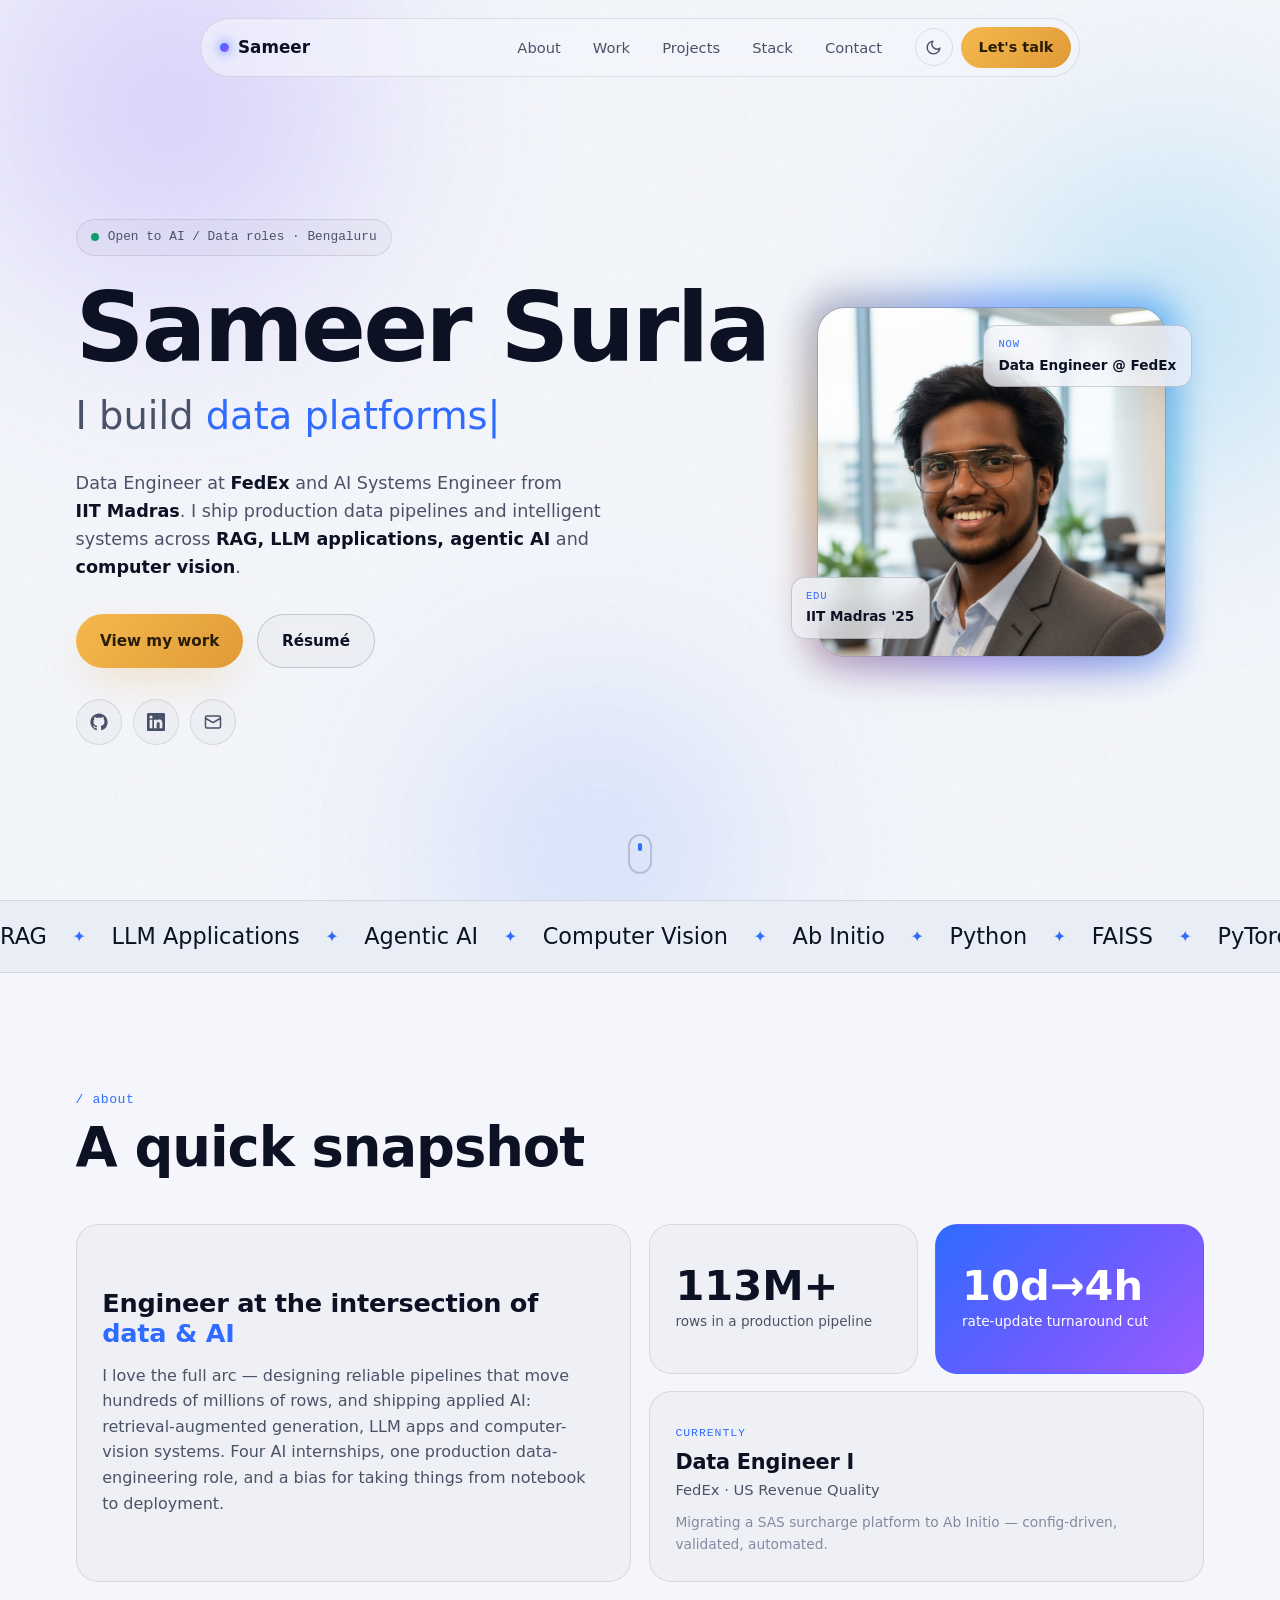
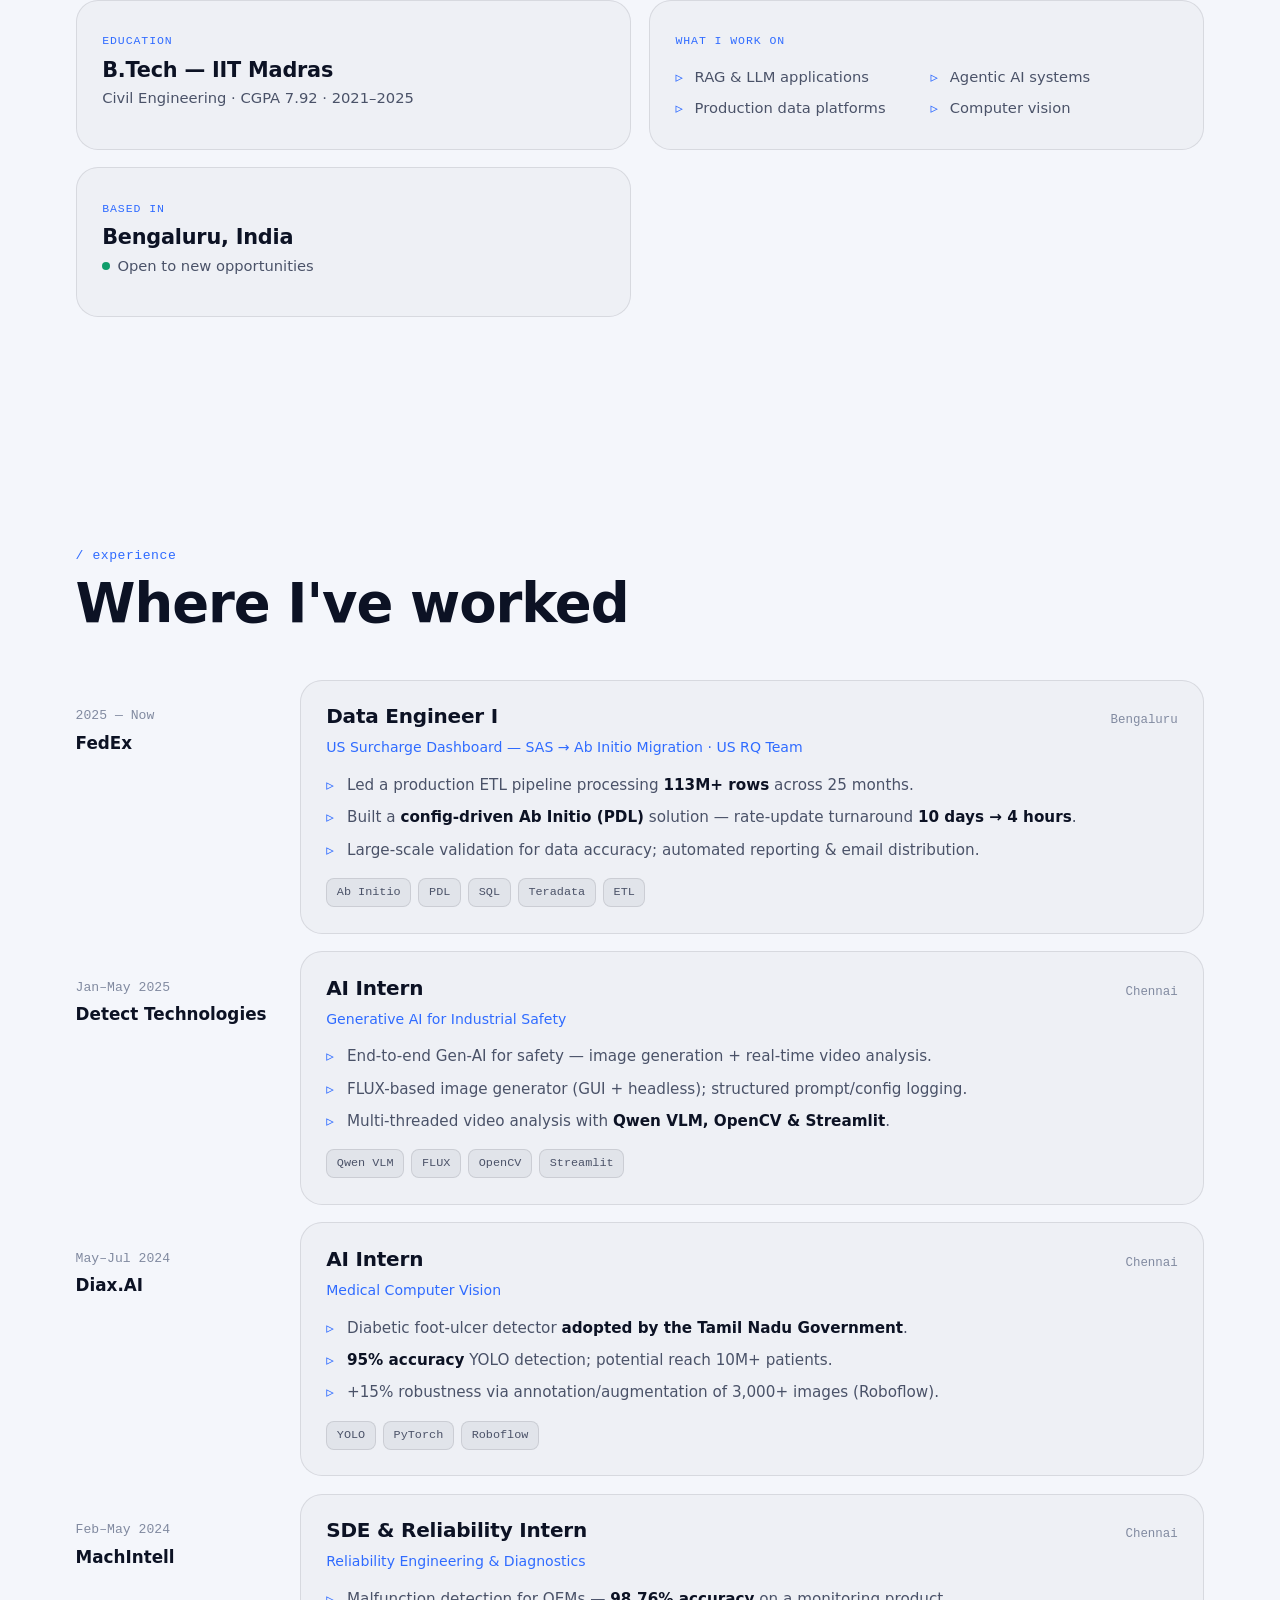
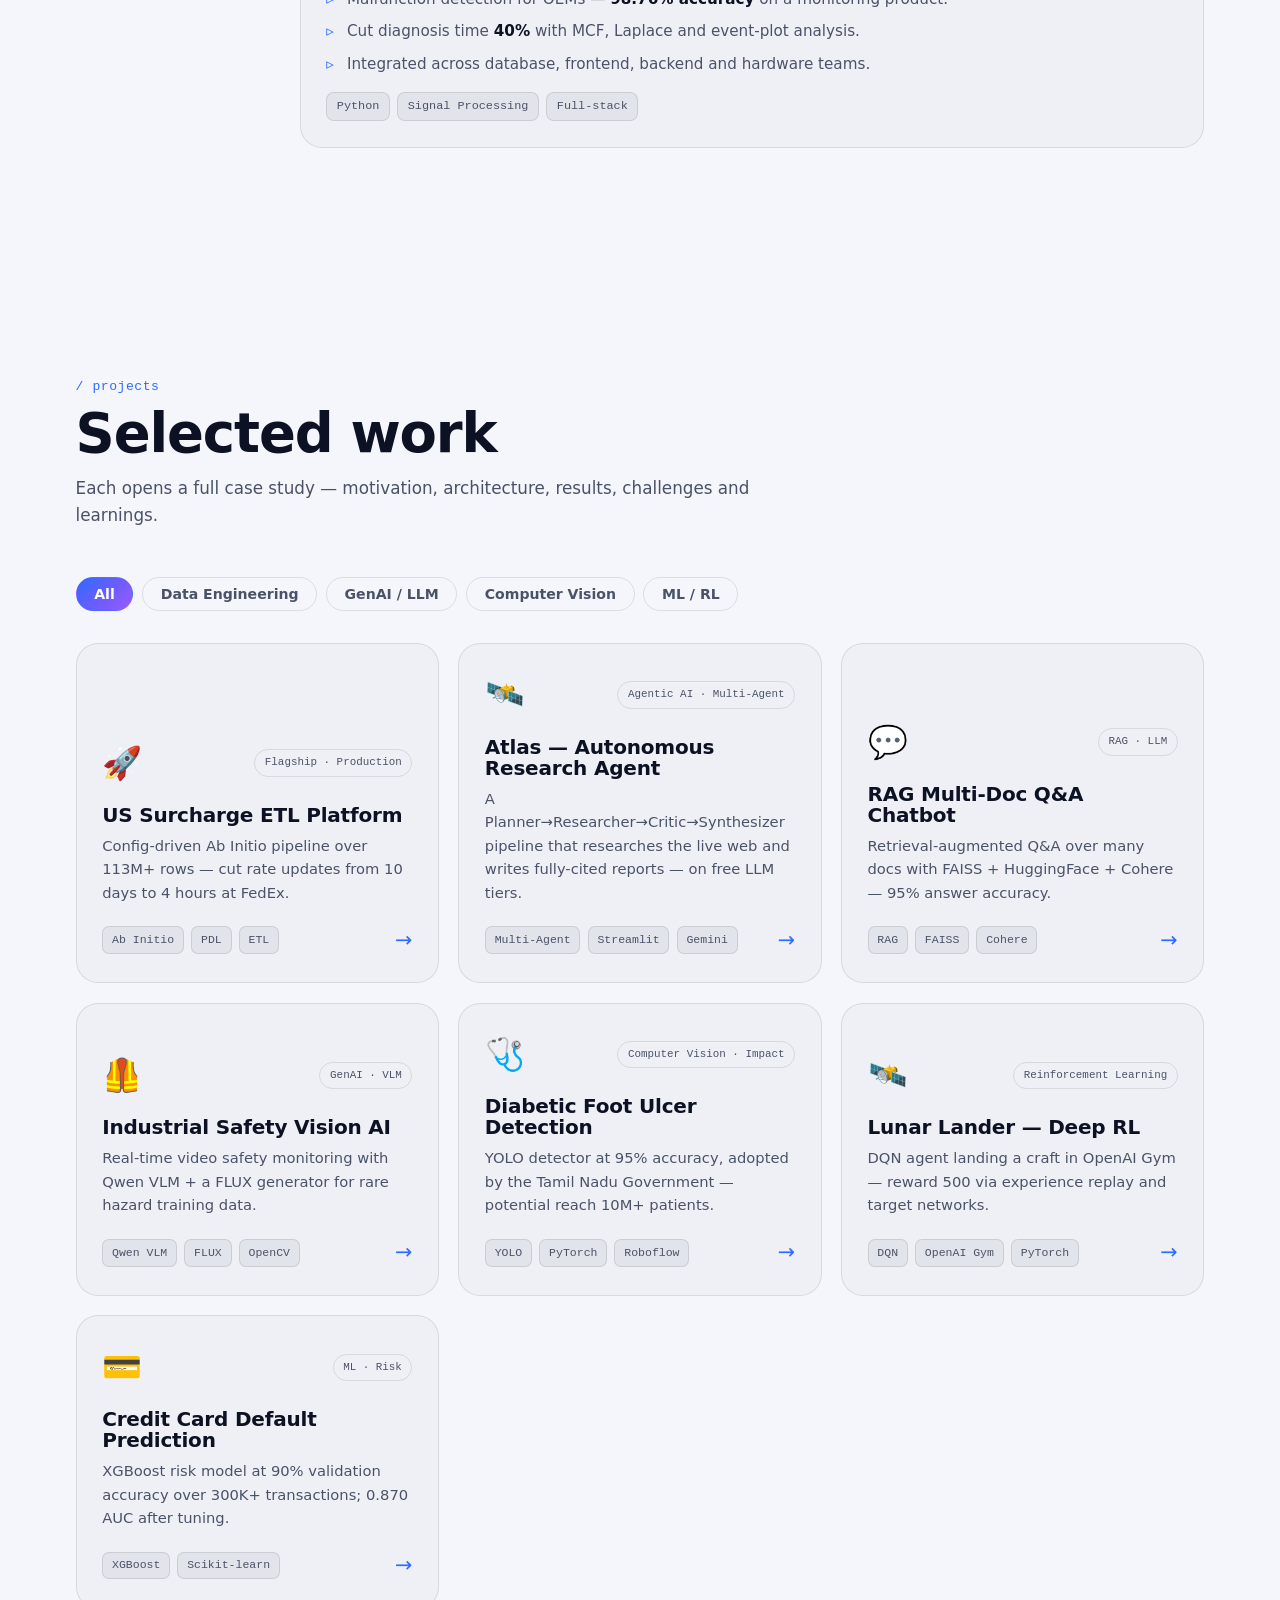
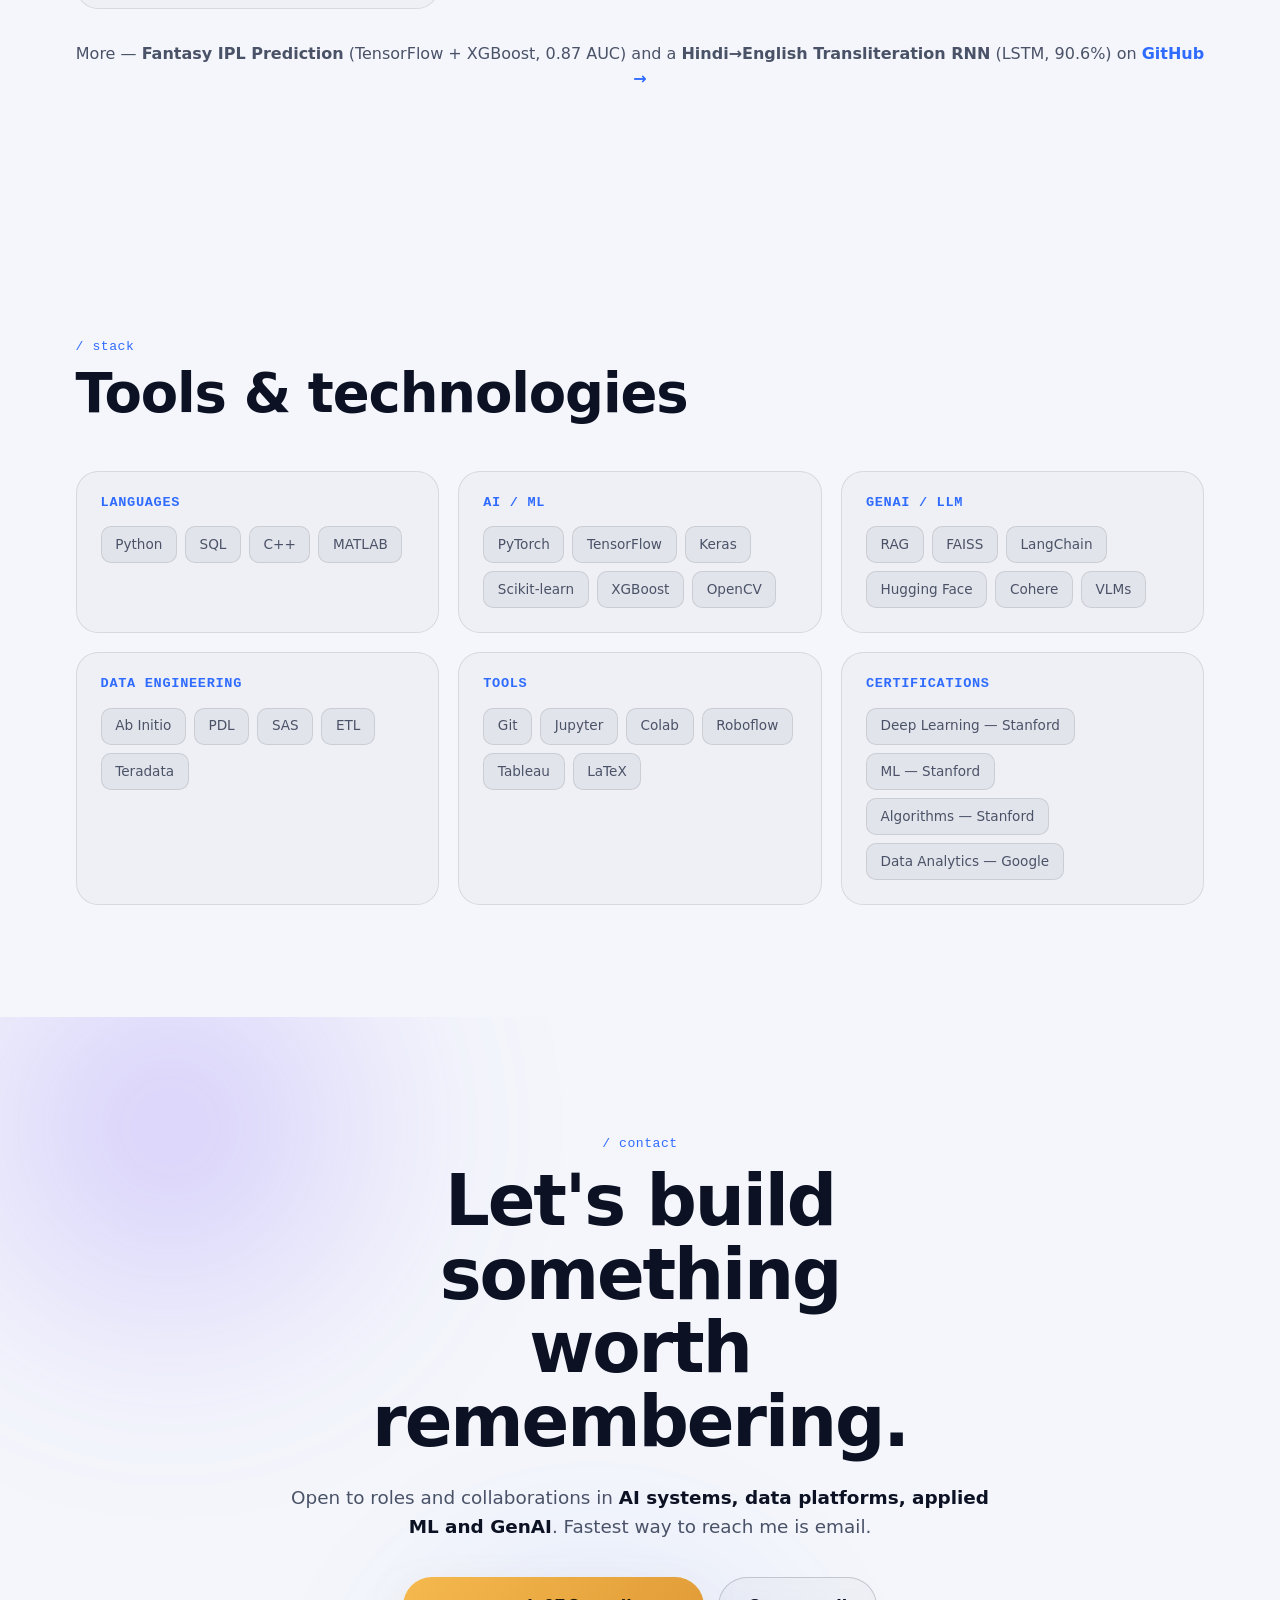
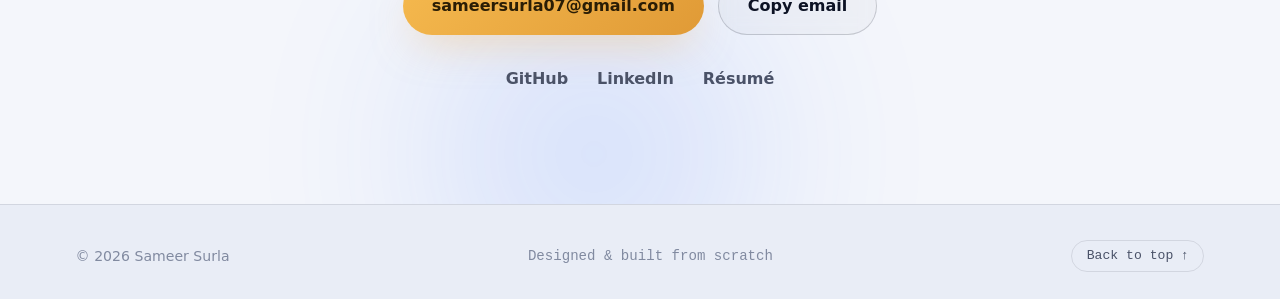
<file: index.html>
<!DOCTYPE html>
<html lang="en" data-theme="dark">
<head>
  <meta charset="UTF-8" />
  <meta name="viewport" content="width=device-width, initial-scale=1.0" />
  <title>Sameer Surla — AI Systems &amp; Data Engineer</title>
  <meta name="description" content="Sameer Surla — Data Engineer at FedEx and AI Systems Engineer. IIT Madras graduate building production data platforms, RAG/LLM applications, agentic AI and computer-vision systems." />
  <meta name="author" content="Sameer Surla" />
  <meta name="theme-color" content="#0a0d16" />

  <!-- Open Graph / Social -->
  <meta property="og:type" content="website" />
  <meta property="og:title" content="Sameer Surla — AI Systems &amp; Data Engineer" />
  <meta property="og:description" content="Building production data platforms and AI systems — RAG, LLMs, agentic AI and computer vision." />
  <meta property="og:image" content="assets/og-image.svg" />
  <meta property="og:url" content="https://sameersurla.vercel.app" />
  <meta name="twitter:card" content="summary_large_image" />
  <meta name="twitter:title" content="Sameer Surla — AI Systems &amp; Data Engineer" />
  <meta name="twitter:description" content="Building production data platforms and AI systems — RAG, LLMs, agentic AI and computer vision." />

  <link rel="icon" type="image/svg+xml" href="assets/favicon.svg" />
  <link rel="canonical" href="https://sameersurla.vercel.app" />

  <!-- Premium fonts: Clash Display (headings) + Satoshi (body) -->
  <link rel="preconnect" href="https://api.fontshare.com" crossorigin />
  <link href="https://api.fontshare.com/v2/css?f[]=clash-display@600,700,500&f[]=satoshi@400,500,700,900&f[]=space-mono@400,700&display=swap" rel="stylesheet" />

  <link rel="stylesheet" href="css/style.css" />
</head>
<body>
  <a href="#hero" class="skip-link">Skip to content</a>

  <!-- Texture + cursor glow + progress -->
  <div class="grain" aria-hidden="true"></div>
  <div class="cursor-glow" id="cursorGlow" aria-hidden="true"></div>
  <div class="scroll-progress" id="scrollProgress"></div>

  <!-- ===================== NAV (floating pill) ===================== -->
  <header class="nav" id="nav">
    <div class="nav-pill">
      <a href="#hero" class="nav-brand" aria-label="Home">
        <span class="nav-brand-dot"></span> Sameer
      </a>
      <nav class="nav-menu" id="navMenu" aria-label="Primary">
        <a href="#about">About</a>
        <a href="#work">Work</a>
        <a href="#projects">Projects</a>
        <a href="#stack">Stack</a>
        <a href="#contact">Contact</a>
      </nav>
      <div class="nav-right">
        <button class="theme-toggle" id="themeToggle" aria-label="Toggle theme" title="Toggle theme">
          <svg class="icon-sun" viewBox="0 0 24 24" width="17" height="17" fill="none" stroke="currentColor" stroke-width="2" stroke-linecap="round"><circle cx="12" cy="12" r="4"/><path d="M12 2v2M12 20v2M4.93 4.93l1.41 1.41M17.66 17.66l1.41 1.41M2 12h2M20 12h2M6.34 17.66l-1.41 1.41M19.07 4.93l-1.41 1.41"/></svg>
          <svg class="icon-moon" viewBox="0 0 24 24" width="17" height="17" fill="none" stroke="currentColor" stroke-width="2" stroke-linecap="round" stroke-linejoin="round"><path d="M21 12.79A9 9 0 1 1 11.21 3 7 7 0 0 0 21 12.79z"/></svg>
        </button>
        <a href="#contact" class="nav-cta">Let's talk</a>
        <button class="nav-burger" id="navBurger" aria-label="Menu" aria-expanded="false"><span></span><span></span></button>
      </div>
    </div>
  </header>

  <main>
    <!-- ===================== HERO ===================== -->
    <section class="hero" id="hero">
      <div class="aurora" aria-hidden="true">
        <div class="aurora-blob a1"></div>
        <div class="aurora-blob a2"></div>
        <div class="aurora-blob a3"></div>
      </div>

      <div class="container hero-grid">
        <div class="hero-copy">
          <p class="hero-badge reveal"><span class="ping"></span> Open to AI / Data roles · Bengaluru</p>
          <h1 class="hero-name reveal">
            Sameer&nbsp;Surla
          </h1>
          <p class="hero-role reveal">
            I build <span class="accent" id="rotator">data platforms</span>
          </p>
          <p class="hero-desc reveal">
            Data Engineer at <strong>FedEx</strong> and AI Systems Engineer from
            <strong>IIT&nbsp;Madras</strong>. I ship production data pipelines and
            intelligent systems across <strong>RAG, LLM applications, agentic AI</strong>
            and <strong>computer vision</strong>.
          </p>
          <div class="hero-actions reveal">
            <a href="#projects" class="btn btn-primary magnetic">View my work</a>
            <a href="resume.html" class="btn btn-glass magnetic">Résumé</a>
          </div>
          <div class="hero-meta reveal">
            <a href="https://github.com/sameersurla-iitm" target="_blank" rel="noopener" class="hero-social" aria-label="GitHub">
              <svg viewBox="0 0 24 24" width="18" height="18" fill="currentColor"><path d="M12 .5C5.73.5.5 5.74.5 12.02c0 5.1 3.29 9.41 7.86 10.94.58.11.79-.25.79-.56 0-.27-.01-1.16-.02-2.1-3.2.7-3.88-1.37-3.88-1.37-.53-1.34-1.29-1.7-1.29-1.7-1.05-.72.08-.7.08-.7 1.16.08 1.77 1.19 1.77 1.19 1.03 1.77 2.7 1.26 3.36.96.1-.75.4-1.26.73-1.55-2.55-.29-5.24-1.28-5.24-5.67 0-1.25.45-2.27 1.18-3.07-.12-.29-.51-1.46.11-3.05 0 0 .96-.31 3.15 1.17a10.9 10.9 0 0 1 5.74 0c2.18-1.48 3.14-1.17 3.14-1.17.63 1.59.24 2.76.12 3.05.74.8 1.18 1.82 1.18 3.07 0 4.4-2.69 5.37-5.25 5.66.41.36.78 1.06.78 2.14 0 1.55-.02 2.8-.02 3.18 0 .31.21.68.8.56A11.53 11.53 0 0 0 23.5 12.02C23.5 5.74 18.27.5 12 .5z"/></svg>
            </a>
            <a href="https://www.linkedin.com/in/sameer-surla-iitm/" target="_blank" rel="noopener" class="hero-social" aria-label="LinkedIn">
              <svg viewBox="0 0 24 24" width="18" height="18" fill="currentColor"><path d="M20.45 20.45h-3.56v-5.57c0-1.33-.02-3.04-1.85-3.04-1.85 0-2.14 1.45-2.14 2.94v5.67H9.34V9h3.42v1.56h.05c.48-.9 1.64-1.85 3.37-1.85 3.6 0 4.27 2.37 4.27 5.46v6.28zM5.34 7.43a2.07 2.07 0 1 1 0-4.14 2.07 2.07 0 0 1 0 4.14zM7.12 20.45H3.55V9h3.57v11.45zM22.22 0H1.77C.79 0 0 .77 0 1.73v20.54C0 23.22.79 24 1.77 24h20.45c.98 0 1.78-.78 1.78-1.73V1.73C24 .77 23.2 0 22.22 0z"/></svg>
            </a>
            <a href="mailto:sameersurla07@gmail.com" class="hero-social" aria-label="Email">
              <svg viewBox="0 0 24 24" width="18" height="18" fill="none" stroke="currentColor" stroke-width="2"><rect x="2" y="4" width="20" height="16" rx="2"/><path d="m22 7-10 6L2 7"/></svg>
            </a>
          </div>
        </div>

        <div class="hero-photo-wrap reveal">
          <div class="hero-photo-ring"></div>
          <div class="hero-photo">
            <img src="assets/profile.jpeg" alt="Sameer Surla" width="832" height="1248" />
          </div>
          <div class="hero-photo-chip chip-top">
            <span class="chip-k">Now</span><span class="chip-v">Data Engineer @ FedEx</span>
          </div>
          <div class="hero-photo-chip chip-bottom">
            <span class="chip-k">Edu</span><span class="chip-v">IIT Madras '25</span>
          </div>
        </div>
      </div>

      <a href="#about" class="scroll-cue" aria-label="Scroll"><span></span></a>
    </section>

    <!-- ===================== MARQUEE ===================== -->
    <div class="marquee" aria-hidden="true">
      <div class="marquee-track">
        <span>RAG</span><i>✦</i><span>LLM Applications</span><i>✦</i><span>Agentic AI</span><i>✦</i><span>Computer Vision</span><i>✦</i><span>Ab Initio</span><i>✦</i><span>Python</span><i>✦</i><span>FAISS</span><i>✦</i><span>PyTorch</span><i>✦</i><span>Data Platforms</span><i>✦</i><span>113M+ rows</span><i>✦</i>
        <span>RAG</span><i>✦</i><span>LLM Applications</span><i>✦</i><span>Agentic AI</span><i>✦</i><span>Computer Vision</span><i>✦</i><span>Ab Initio</span><i>✦</i><span>Python</span><i>✦</i><span>FAISS</span><i>✦</i><span>PyTorch</span><i>✦</i><span>Data Platforms</span><i>✦</i><span>113M+ rows</span><i>✦</i>
      </div>
    </div>

    <!-- ===================== ABOUT — BENTO GRID ===================== -->
    <section class="section" id="about">
      <div class="container">
        <header class="sec-head reveal">
          <span class="sec-kicker">/ about</span>
          <h2 class="sec-title">A quick snapshot</h2>
        </header>

        <div class="bento">
          <!-- Bio -->
          <article class="bento-card b-bio reveal">
            <h3>Engineer at the intersection of <span class="accent">data &amp; AI</span></h3>
            <p>
              I love the full arc — designing reliable pipelines that move hundreds of
              millions of rows, and shipping applied AI: retrieval-augmented generation,
              LLM apps and computer-vision systems. Four AI internships, one production
              data-engineering role, and a bias for taking things from notebook to
              deployment.
            </p>
          </article>

          <!-- Stat 1 -->
          <article class="bento-card b-stat reveal">
            <span class="stat-num" data-count="113" data-suffix="M+">0</span>
            <span class="stat-label">rows in a production pipeline</span>
          </article>

          <!-- Stat 2 -->
          <article class="bento-card b-stat accent-card reveal">
            <span class="stat-num"><span data-count="10">0</span>d→4h</span>
            <span class="stat-label">rate-update turnaround cut</span>
          </article>

          <!-- Now -->
          <article class="bento-card b-now reveal">
            <span class="bento-eyebrow">Currently</span>
            <h4>Data Engineer I</h4>
            <p class="bento-sub">FedEx · US Revenue Quality</p>
            <p class="bento-mini">Migrating a SAS surcharge platform to Ab Initio — config-driven, validated, automated.</p>
          </article>

          <!-- Education -->
          <article class="bento-card b-edu reveal">
            <span class="bento-eyebrow">Education</span>
            <h4>B.Tech — IIT Madras</h4>
            <p class="bento-sub">Civil Engineering · CGPA 7.92 · 2021–2025</p>
          </article>

          <!-- Focus -->
          <article class="bento-card b-focus reveal">
            <span class="bento-eyebrow">What I work on</span>
            <ul class="focus-list">
              <li>RAG &amp; LLM applications</li>
              <li>Agentic AI systems</li>
              <li>Production data platforms</li>
              <li>Computer vision</li>
            </ul>
          </article>

          <!-- Location / availability -->
          <article class="bento-card b-loc reveal">
            <span class="bento-eyebrow">Based in</span>
            <h4>Bengaluru, India</h4>
            <p class="bento-sub"><span class="ping"></span> Open to new opportunities</p>
          </article>
        </div>
      </div>
    </section>

    <!-- ===================== EXPERIENCE ===================== -->
    <section class="section" id="work">
      <div class="container">
        <header class="sec-head reveal">
          <span class="sec-kicker">/ experience</span>
          <h2 class="sec-title">Where I've worked</h2>
        </header>

        <div class="xp">
          <article class="xp-row reveal">
            <div class="xp-when"><span class="xp-date">2025 — Now</span><span class="xp-co">FedEx</span></div>
            <div class="xp-card">
              <div class="xp-top"><h3>Data Engineer I</h3><span class="xp-loc">Bengaluru</span></div>
              <p class="xp-tag">US Surcharge Dashboard — SAS → Ab Initio Migration · US RQ Team</p>
              <ul class="xp-points">
                <li>Led a production ETL pipeline processing <strong>113M+ rows</strong> across 25 months.</li>
                <li>Built a <strong>config-driven Ab Initio (PDL)</strong> solution — rate-update turnaround <strong>10 days → 4 hours</strong>.</li>
                <li>Large-scale validation for data accuracy; automated reporting &amp; email distribution.</li>
              </ul>
              <div class="xp-chips"><span>Ab Initio</span><span>PDL</span><span>SQL</span><span>Teradata</span><span>ETL</span></div>
            </div>
          </article>

          <article class="xp-row reveal">
            <div class="xp-when"><span class="xp-date">Jan–May 2025</span><span class="xp-co">Detect Technologies</span></div>
            <div class="xp-card">
              <div class="xp-top"><h3>AI Intern</h3><span class="xp-loc">Chennai</span></div>
              <p class="xp-tag">Generative AI for Industrial Safety</p>
              <ul class="xp-points">
                <li>End-to-end Gen-AI for safety — image generation + real-time video analysis.</li>
                <li>FLUX-based image generator (GUI + headless); structured prompt/config logging.</li>
                <li>Multi-threaded video analysis with <strong>Qwen VLM, OpenCV &amp; Streamlit</strong>.</li>
              </ul>
              <div class="xp-chips"><span>Qwen VLM</span><span>FLUX</span><span>OpenCV</span><span>Streamlit</span></div>
            </div>
          </article>

          <article class="xp-row reveal">
            <div class="xp-when"><span class="xp-date">May–Jul 2024</span><span class="xp-co">Diax.AI</span></div>
            <div class="xp-card">
              <div class="xp-top"><h3>AI Intern</h3><span class="xp-loc">Chennai</span></div>
              <p class="xp-tag">Medical Computer Vision</p>
              <ul class="xp-points">
                <li>Diabetic foot-ulcer detector <strong>adopted by the Tamil Nadu Government</strong>.</li>
                <li><strong>95% accuracy</strong> YOLO detection; potential reach 10M+ patients.</li>
                <li>+15% robustness via annotation/augmentation of 3,000+ images (Roboflow).</li>
              </ul>
              <div class="xp-chips"><span>YOLO</span><span>PyTorch</span><span>Roboflow</span></div>
            </div>
          </article>

          <article class="xp-row reveal">
            <div class="xp-when"><span class="xp-date">Feb–May 2024</span><span class="xp-co">MachIntell</span></div>
            <div class="xp-card">
              <div class="xp-top"><h3>SDE &amp; Reliability Intern</h3><span class="xp-loc">Chennai</span></div>
              <p class="xp-tag">Reliability Engineering &amp; Diagnostics</p>
              <ul class="xp-points">
                <li>Malfunction detection for OEMs — <strong>98.76% accuracy</strong> on a monitoring product.</li>
                <li>Cut diagnosis time <strong>40%</strong> with MCF, Laplace and event-plot analysis.</li>
                <li>Integrated across database, frontend, backend and hardware teams.</li>
              </ul>
              <div class="xp-chips"><span>Python</span><span>Signal Processing</span><span>Full-stack</span></div>
            </div>
          </article>
        </div>
      </div>
    </section>

    <!-- ===================== PROJECTS ===================== -->
    <section class="section" id="projects">
      <div class="container">
        <header class="sec-head reveal">
          <span class="sec-kicker">/ projects</span>
          <h2 class="sec-title">Selected work</h2>
          <p class="sec-lead">Each opens a full case study — motivation, architecture, results, challenges and learnings.</p>
        </header>

        <div class="filters reveal" id="filters">
          <button class="chip-btn is-active" data-filter="all">All</button>
          <button class="chip-btn" data-filter="data">Data Engineering</button>
          <button class="chip-btn" data-filter="genai">GenAI / LLM</button>
          <button class="chip-btn" data-filter="cv">Computer Vision</button>
          <button class="chip-btn" data-filter="ml">ML / RL</button>
        </div>

        <div class="proj-grid" id="projGrid">
          <a href="projects/fedex-etl-pipeline.html" class="proj tilt reveal" data-cat="data">
            <div class="proj-glow g1"></div>
            <div class="proj-head"><span class="proj-emoji">🚀</span><span class="proj-pill">Flagship · Production</span></div>
            <h3>US Surcharge ETL Platform</h3>
            <p>Config-driven Ab Initio pipeline over 113M+ rows — cut rate updates from 10 days to 4 hours at FedEx.</p>
            <div class="proj-foot"><div class="proj-tags"><span>Ab Initio</span><span>PDL</span><span>ETL</span></div><span class="proj-arrow">→</span></div>
          </a>

          <a href="projects/atlas-research-agent.html" class="proj tilt reveal" data-cat="genai">
            <div class="proj-glow g2"></div>
            <div class="proj-head"><span class="proj-emoji">🛰️</span><span class="proj-pill">Agentic AI · Multi-Agent</span></div>
            <h3>Atlas — Autonomous Research Agent</h3>
            <p>A Planner→Researcher→Critic→Synthesizer pipeline that researches the live web and writes fully-cited reports — on free LLM tiers.</p>
            <div class="proj-foot"><div class="proj-tags"><span>Multi-Agent</span><span>Streamlit</span><span>Gemini</span></div><span class="proj-arrow">→</span></div>
          </a>

          <a href="projects/rag-chatbot.html" class="proj tilt reveal" data-cat="genai">
            <div class="proj-glow g2"></div>
            <div class="proj-head"><span class="proj-emoji">💬</span><span class="proj-pill">RAG · LLM</span></div>
            <h3>RAG Multi-Doc Q&amp;A Chatbot</h3>
            <p>Retrieval-augmented Q&amp;A over many docs with FAISS + HuggingFace + Cohere — 95% answer accuracy.</p>
            <div class="proj-foot"><div class="proj-tags"><span>RAG</span><span>FAISS</span><span>Cohere</span></div><span class="proj-arrow">→</span></div>
          </a>

          <a href="projects/industrial-vision-ai.html" class="proj tilt reveal" data-cat="genai cv">
            <div class="proj-glow g3"></div>
            <div class="proj-head"><span class="proj-emoji">🦺</span><span class="proj-pill">GenAI · VLM</span></div>
            <h3>Industrial Safety Vision AI</h3>
            <p>Real-time video safety monitoring with Qwen VLM + a FLUX generator for rare hazard training data.</p>
            <div class="proj-foot"><div class="proj-tags"><span>Qwen VLM</span><span>FLUX</span><span>OpenCV</span></div><span class="proj-arrow">→</span></div>
          </a>

          <a href="projects/diabetic-ulcer-detection.html" class="proj tilt reveal" data-cat="cv">
            <div class="proj-glow g4"></div>
            <div class="proj-head"><span class="proj-emoji">🩺</span><span class="proj-pill">Computer Vision · Impact</span></div>
            <h3>Diabetic Foot Ulcer Detection</h3>
            <p>YOLO detector at 95% accuracy, adopted by the Tamil Nadu Government — potential reach 10M+ patients.</p>
            <div class="proj-foot"><div class="proj-tags"><span>YOLO</span><span>PyTorch</span><span>Roboflow</span></div><span class="proj-arrow">→</span></div>
          </a>

          <a href="projects/lunar-lander-rl.html" class="proj tilt reveal" data-cat="ml">
            <div class="proj-glow g5"></div>
            <div class="proj-head"><span class="proj-emoji">🛰️</span><span class="proj-pill">Reinforcement Learning</span></div>
            <h3>Lunar Lander — Deep RL</h3>
            <p>DQN agent landing a craft in OpenAI Gym — reward 500 via experience replay and target networks.</p>
            <div class="proj-foot"><div class="proj-tags"><span>DQN</span><span>OpenAI Gym</span><span>PyTorch</span></div><span class="proj-arrow">→</span></div>
          </a>

          <a href="projects/credit-default-prediction.html" class="proj tilt reveal" data-cat="ml data">
            <div class="proj-glow g6"></div>
            <div class="proj-head"><span class="proj-emoji">💳</span><span class="proj-pill">ML · Risk</span></div>
            <h3>Credit Card Default Prediction</h3>
            <p>XGBoost risk model at 90% validation accuracy over 300K+ transactions; 0.870 AUC after tuning.</p>
            <div class="proj-foot"><div class="proj-tags"><span>XGBoost</span><span>Scikit-learn</span></div><span class="proj-arrow">→</span></div>
          </a>
        </div>

        <p class="proj-more reveal">More — <strong>Fantasy IPL Prediction</strong> (TensorFlow + XGBoost, 0.87 AUC) and a
          <strong>Hindi→English Transliteration RNN</strong> (LSTM, 90.6%) on
          <a href="https://github.com/sameersurla-iitm" target="_blank" rel="noopener">GitHub →</a></p>
      </div>
    </section>

    <!-- ===================== STACK ===================== -->
    <section class="section" id="stack">
      <div class="container">
        <header class="sec-head reveal">
          <span class="sec-kicker">/ stack</span>
          <h2 class="sec-title">Tools &amp; technologies</h2>
        </header>
        <div class="stack-grid">
          <div class="stack-col reveal"><h4>Languages</h4><div class="chips"><span>Python</span><span>SQL</span><span>C++</span><span>MATLAB</span></div></div>
          <div class="stack-col reveal"><h4>AI / ML</h4><div class="chips"><span>PyTorch</span><span>TensorFlow</span><span>Keras</span><span>Scikit-learn</span><span>XGBoost</span><span>OpenCV</span></div></div>
          <div class="stack-col reveal"><h4>GenAI / LLM</h4><div class="chips"><span>RAG</span><span>FAISS</span><span>LangChain</span><span>Hugging Face</span><span>Cohere</span><span>VLMs</span></div></div>
          <div class="stack-col reveal"><h4>Data Engineering</h4><div class="chips"><span>Ab Initio</span><span>PDL</span><span>SAS</span><span>ETL</span><span>Teradata</span></div></div>
          <div class="stack-col reveal"><h4>Tools</h4><div class="chips"><span>Git</span><span>Jupyter</span><span>Colab</span><span>Roboflow</span><span>Tableau</span><span>LaTeX</span></div></div>
          <div class="stack-col reveal"><h4>Certifications</h4><div class="chips"><span>Deep Learning — Stanford</span><span>ML — Stanford</span><span>Algorithms — Stanford</span><span>Data Analytics — Google</span></div></div>
        </div>
      </div>
    </section>

    <!--
      ============================================================
      WRITING / BLOG — hidden for now (enable when posts are live).
      Uncomment this whole block when you publish on Dev.to/Medium/Hashnode.
      ============================================================
    <section class="section" id="writing">
      <div class="container">
        <header class="sec-head reveal">
          <span class="sec-kicker">/ writing</span>
          <h2 class="sec-title">Engineering notes</h2>
        </header>
        <div class="stack-grid">
          <article class="bento-card reveal"><span class="bento-eyebrow">Data Engineering</span><h4>From 10 Days to 4 Hours: Rebuilding a Surcharge Pipeline</h4><a href="#" target="_blank" rel="noopener">Read →</a></article>
          <article class="bento-card reveal"><span class="bento-eyebrow">GenAI</span><h4>Building a Production RAG Pipeline with FAISS</h4><a href="#" target="_blank" rel="noopener">Read →</a></article>
          <article class="bento-card reveal"><span class="bento-eyebrow">Computer Vision</span><h4>Shipping Industrial Vision AI in Real Time</h4><a href="#" target="_blank" rel="noopener">Read →</a></article>
        </div>
      </div>
    </section>
    -->

    <!-- ===================== CONTACT ===================== -->
    <section class="section contact" id="contact">
      <div class="aurora aurora-contact" aria-hidden="true"><div class="aurora-blob a1"></div><div class="aurora-blob a3"></div></div>
      <div class="container contact-inner reveal">
        <span class="sec-kicker">/ contact</span>
        <h2 class="contact-title">Let's build something<br />worth remembering.</h2>
        <p class="contact-lead">
          Open to roles and collaborations in <strong>AI systems, data platforms, applied ML and GenAI</strong>.
          Fastest way to reach me is email.
        </p>
        <div class="contact-actions">
          <a href="mailto:sameersurla07@gmail.com" class="btn btn-primary btn-lg magnetic" id="emailBtn">sameersurla07@gmail.com</a>
          <button class="btn btn-glass btn-lg magnetic" id="copyEmail" data-email="sameersurla07@gmail.com">Copy email</button>
        </div>
        <div class="contact-links">
          <a href="https://github.com/sameersurla-iitm" target="_blank" rel="noopener">GitHub</a>
          <a href="https://www.linkedin.com/in/sameer-surla-iitm/" target="_blank" rel="noopener">LinkedIn</a>
          <a href="resume.html">Résumé</a>
        </div>
      </div>
    </section>
  </main>

  <footer class="footer">
    <div class="container footer-inner">
      <span>© <span id="year"></span> Sameer Surla</span>
      <span class="footer-mark">Designed &amp; built from scratch</span>
      <button class="to-top" id="toTop" aria-label="Back to top">Back to top ↑</button>
    </div>
  </footer>

  <script src="js/main.js"></script>
</body>
</html>
</file>
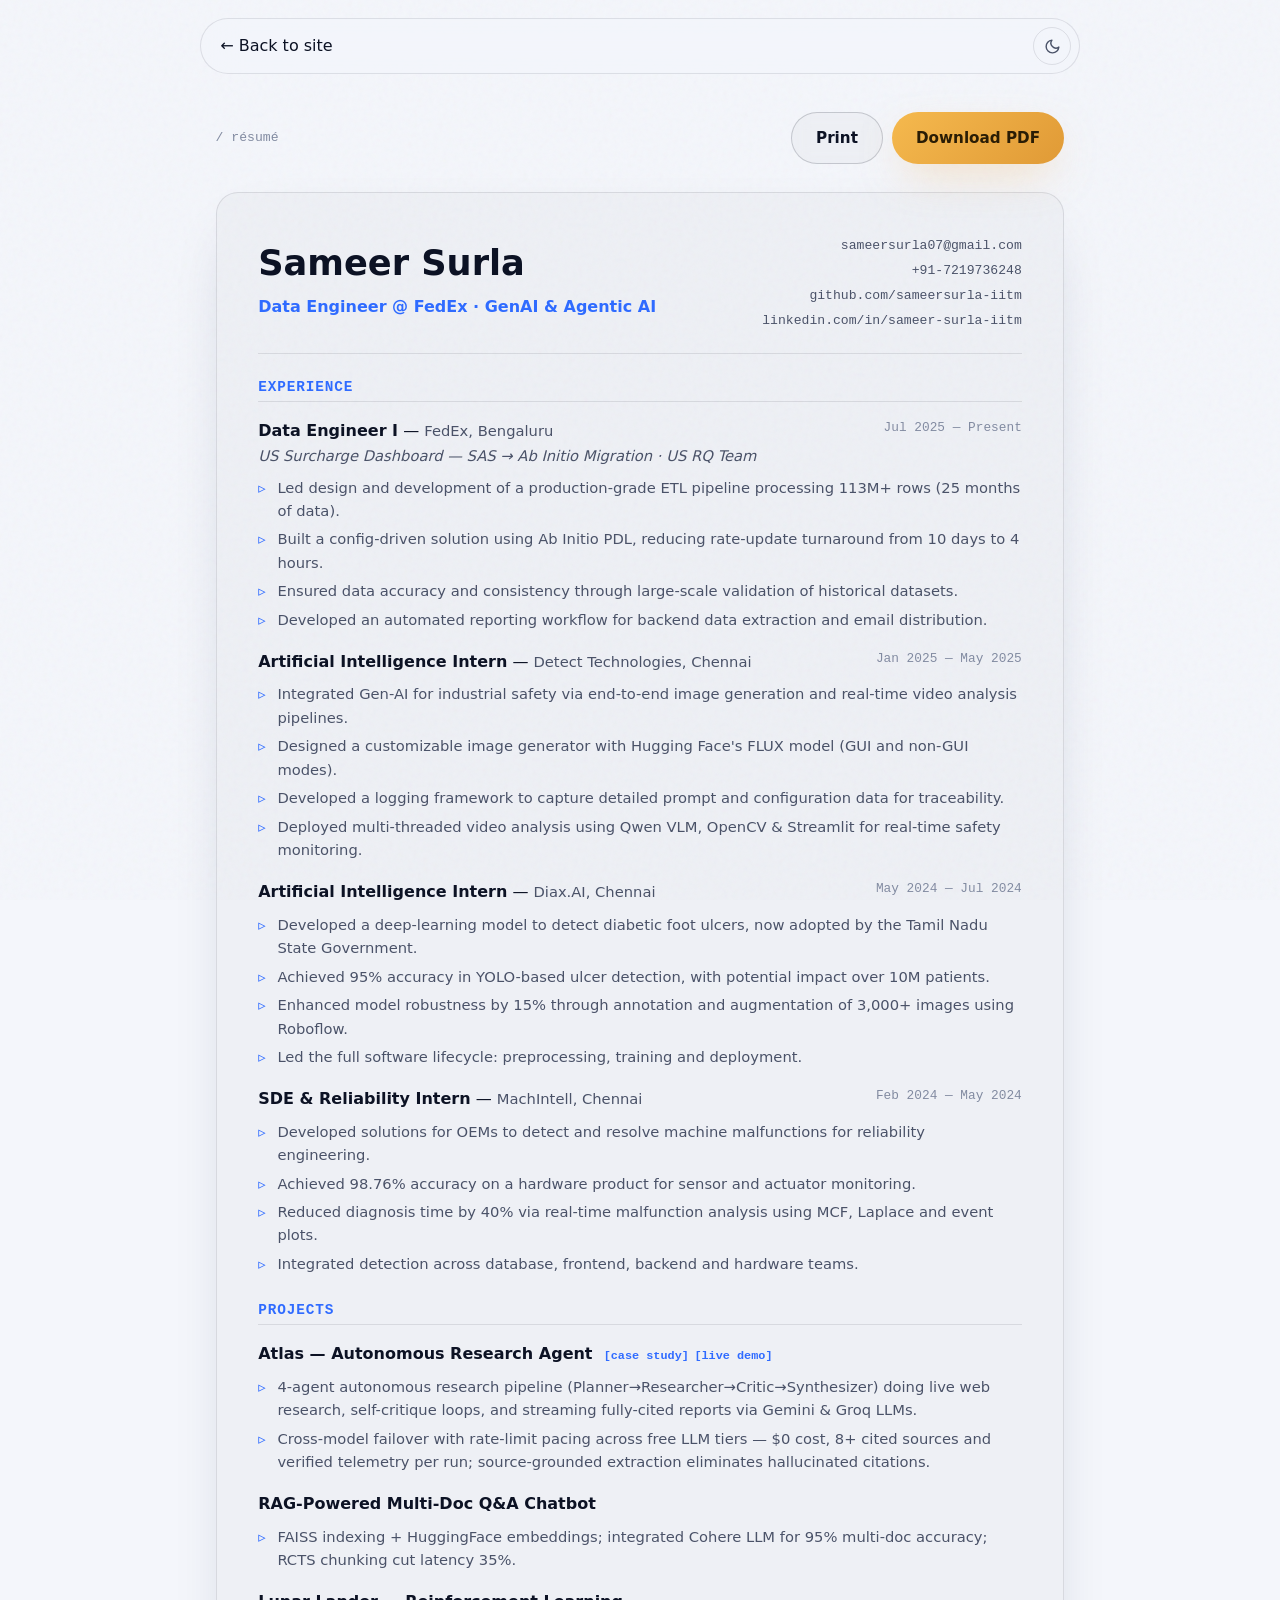
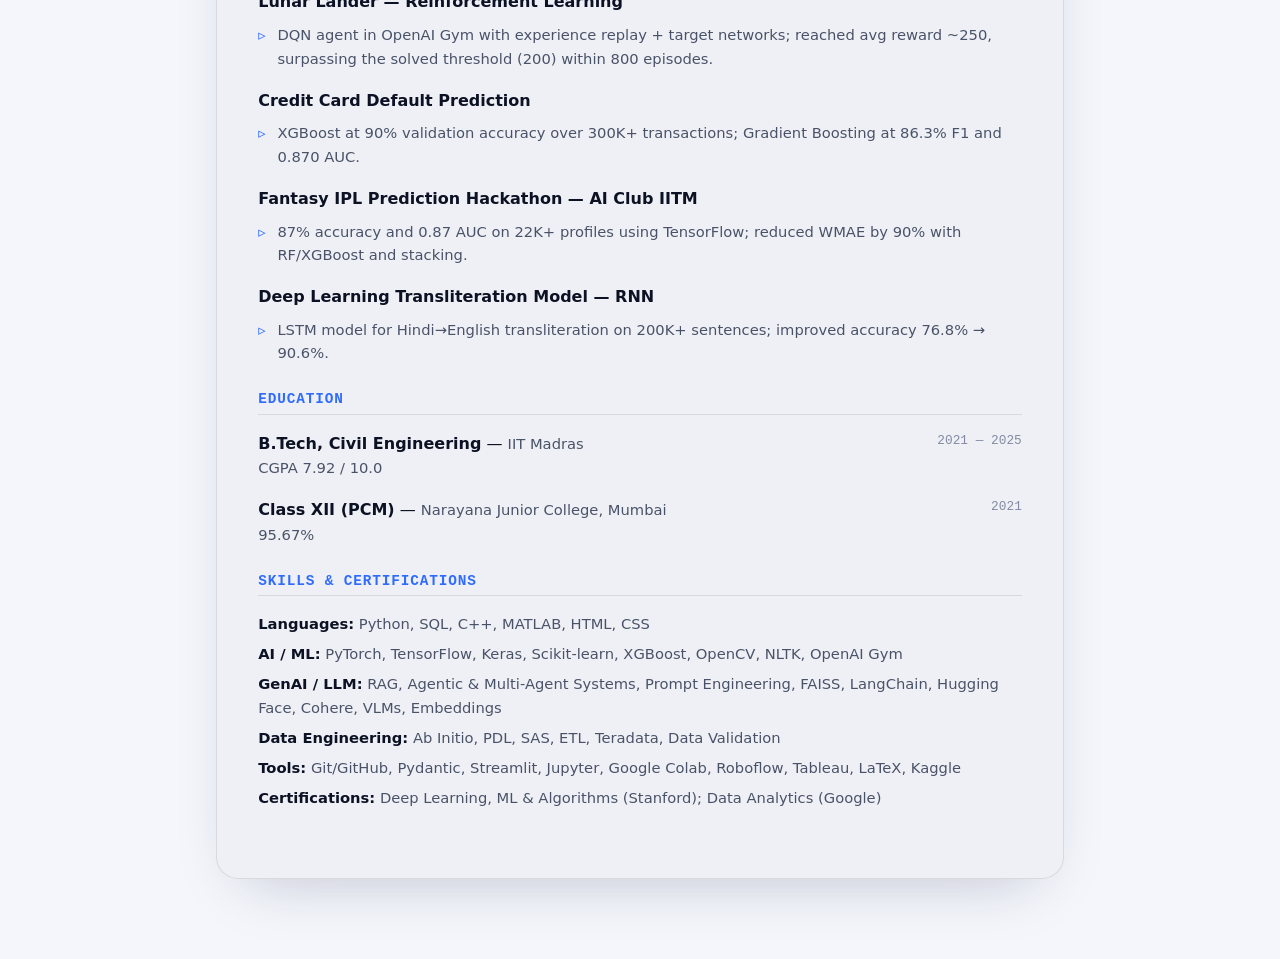
<file: resume.html>
<!DOCTYPE html>
<html lang="en" data-theme="dark">
<head>
  <meta charset="UTF-8" />
  <meta name="viewport" content="width=device-width, initial-scale=1.0" />
  <title>Résumé — Sameer Surla</title>
  <meta name="description" content="Résumé of Sameer Surla — Data Engineer at FedEx and AI Systems Engineer, IIT Madras." />
  <link rel="icon" type="image/svg+xml" href="assets/favicon.svg" />
  <link rel="preconnect" href="https://api.fontshare.com" crossorigin />
  <link href="https://api.fontshare.com/v2/css?f[]=clash-display@600,700,500&f[]=satoshi@400,500,700,900&f[]=space-mono@400,700&display=swap" rel="stylesheet" />
  <link rel="stylesheet" href="css/style.css" />
  <style>
    .rwrap { max-width: 900px; margin: 0 auto; padding: 7rem 1.6rem 5rem; position: relative; z-index: 2; }
    .rbar { display: flex; justify-content: space-between; align-items: center; gap: 1rem; flex-wrap: wrap; margin-bottom: 1.8rem; }
    .rbar-actions { display: flex; gap: .6rem; }
    .paper { background: var(--glass); border: 1px solid var(--border); border-radius: var(--radius); padding: 2.6rem; box-shadow: var(--shadow); }
    .rhead { display: flex; justify-content: space-between; gap: 1.5rem; flex-wrap: wrap; border-bottom: 1px solid var(--border); padding-bottom: 1.4rem; margin-bottom: 1.6rem; }
    .rname { font-size: 2.2rem; font-weight: 600; }
    .rrole { color: var(--accent); font-weight: 700; margin-top: .2rem; }
    .rcontact { font-family: var(--font-mono); font-size: .82rem; color: var(--text-dim); display: flex; flex-direction: column; gap: .25rem; text-align: right; }
    .rcontact a { color: var(--text-dim); } .rcontact a:hover { color: var(--accent); }
    .rsec { margin-bottom: 1.7rem; }
    .rsec h2 { font-family: var(--font-mono); font-size: .9rem; text-transform: uppercase; letter-spacing: .06em; color: var(--accent); border-bottom: 1px solid var(--border); padding-bottom: .4rem; margin-bottom: 1rem; }
    .ritem { margin-bottom: 1.1rem; }
    .ritop { display: flex; justify-content: space-between; gap: 1rem; flex-wrap: wrap; }
    .rtitle { font-weight: 700; font-family: var(--font-body); }
    .rsub { color: var(--text-dim); font-size: .92rem; }
    .rdate { font-family: var(--font-mono); font-size: .8rem; color: var(--text-faint); white-space: nowrap; }
    .rpoints { margin: .5rem 0 0; display: grid; gap: .3rem; }
    .rpoints li { position: relative; padding-left: 1.2rem; color: var(--text-dim); font-size: .92rem; }
    .rpoints li::before { content: "▹"; position: absolute; left: 0; color: var(--accent); }
    .rskill { font-size: .92rem; color: var(--text-dim); margin-bottom: .4rem; }
    .rskill b { color: var(--text); }
    @media print {
      .grain, .cursor-glow, .nav, .rbar { display: none !important; }
      body { background: #fff; color: #000; }
      .paper { box-shadow: none; border: none; padding: 0; background: #fff; }
      .rsec h2, .rrole { color: #1d3a8a !important; -webkit-print-color-adjust: exact; print-color-adjust: exact; }
      a { color: #000 !important; }
      .rwrap { padding-top: 0; }
    }
  </style>
</head>
<body>
  <div class="grain" aria-hidden="true"></div>
  <div class="cursor-glow" id="cursorGlow" aria-hidden="true"></div>

  <header class="nav proj-nav" id="nav">
    <div class="nav-pill">
      <a href="index.html" class="back-link">← Back to site</a>
      <div class="nav-right" style="margin-left:auto">
        <button class="theme-toggle" id="themeToggle" aria-label="Toggle theme">
          <svg class="icon-sun" viewBox="0 0 24 24" width="17" height="17" fill="none" stroke="currentColor" stroke-width="2" stroke-linecap="round"><circle cx="12" cy="12" r="4"/><path d="M12 2v2M12 20v2M4.93 4.93l1.41 1.41M17.66 17.66l1.41 1.41M2 12h2M20 12h2M6.34 17.66l-1.41 1.41M19.07 4.93l-1.41 1.41"/></svg>
          <svg class="icon-moon" viewBox="0 0 24 24" width="17" height="17" fill="none" stroke="currentColor" stroke-width="2" stroke-linecap="round" stroke-linejoin="round"><path d="M21 12.79A9 9 0 1 1 11.21 3 7 7 0 0 0 21 12.79z"/></svg>
        </button>
      </div>
    </div>
  </header>

  <div class="rwrap">
    <div class="rbar">
      <span style="font-family:var(--font-mono);font-size:.82rem;color:var(--text-faint)">/ résumé</span>
      <div class="rbar-actions">
        <button class="btn btn-glass" onclick="window.print()">Print</button>
        <a href="assets/Sameer_Surla_IITM_Resume.pdf" class="btn btn-primary" target="_blank" rel="noopener">Download PDF</a>
      </div>
    </div>

    <div class="paper">
      <header class="rhead">
        <div>
          <div class="rname">Sameer Surla</div>
          <div class="rrole">Data Engineer @ FedEx · GenAI &amp; Agentic AI</div>
        </div>
        <div class="rcontact">
          <a href="mailto:sameersurla07@gmail.com">sameersurla07@gmail.com</a>
          <span>+91-7219736248</span>
          <a href="https://github.com/sameersurla-iitm" target="_blank" rel="noopener">github.com/sameersurla-iitm</a>
          <a href="https://www.linkedin.com/in/sameer-surla-iitm/" target="_blank" rel="noopener">linkedin.com/in/sameer-surla-iitm</a>
        </div>
      </header>

      <section class="rsec">
        <h2>Experience</h2>
        <div class="ritem">
          <div class="ritop"><div><span class="rtitle">Data Engineer I</span> — <span class="rsub">FedEx, Bengaluru</span></div><span class="rdate">Jul 2025 — Present</span></div>
          <div class="rsub"><em>US Surcharge Dashboard — SAS → Ab Initio Migration · US RQ Team</em></div>
          <ul class="rpoints">
            <li>Led design and development of a production-grade ETL pipeline processing 113M+ rows (25 months of data).</li>
            <li>Built a config-driven solution using Ab Initio PDL, reducing rate-update turnaround from 10 days to 4 hours.</li>
            <li>Ensured data accuracy and consistency through large-scale validation of historical datasets.</li>
            <li>Developed an automated reporting workflow for backend data extraction and email distribution.</li>
          </ul>
        </div>
        <div class="ritem">
          <div class="ritop"><div><span class="rtitle">Artificial Intelligence Intern</span> — <span class="rsub">Detect Technologies, Chennai</span></div><span class="rdate">Jan 2025 — May 2025</span></div>
          <ul class="rpoints">
            <li>Integrated Gen-AI for industrial safety via end-to-end image generation and real-time video analysis pipelines.</li>
            <li>Designed a customizable image generator with Hugging Face's FLUX model (GUI and non-GUI modes).</li>
            <li>Developed a logging framework to capture detailed prompt and configuration data for traceability.</li>
            <li>Deployed multi-threaded video analysis using Qwen VLM, OpenCV &amp; Streamlit for real-time safety monitoring.</li>
          </ul>
        </div>
        <div class="ritem">
          <div class="ritop"><div><span class="rtitle">Artificial Intelligence Intern</span> — <span class="rsub">Diax.AI, Chennai</span></div><span class="rdate">May 2024 — Jul 2024</span></div>
          <ul class="rpoints">
            <li>Developed a deep-learning model to detect diabetic foot ulcers, now adopted by the Tamil Nadu State Government.</li>
            <li>Achieved 95% accuracy in YOLO-based ulcer detection, with potential impact over 10M patients.</li>
            <li>Enhanced model robustness by 15% through annotation and augmentation of 3,000+ images using Roboflow.</li>
            <li>Led the full software lifecycle: preprocessing, training and deployment.</li>
          </ul>
        </div>
        <div class="ritem">
          <div class="ritop"><div><span class="rtitle">SDE &amp; Reliability Intern</span> — <span class="rsub">MachIntell, Chennai</span></div><span class="rdate">Feb 2024 — May 2024</span></div>
          <ul class="rpoints">
            <li>Developed solutions for OEMs to detect and resolve machine malfunctions for reliability engineering.</li>
            <li>Achieved 98.76% accuracy on a hardware product for sensor and actuator monitoring.</li>
            <li>Reduced diagnosis time by 40% via real-time malfunction analysis using MCF, Laplace and event plots.</li>
            <li>Integrated detection across database, frontend, backend and hardware teams.</li>
          </ul>
        </div>
      </section>

      <section class="rsec">
        <h2>Projects</h2>
        <div class="ritem"><div class="rtitle">Atlas — Autonomous Research Agent &nbsp;<a href="projects/atlas-research-agent.html" style="font-family:var(--font-mono);font-size:.74rem;color:var(--accent)">[case study]</a> <a href="https://atlas-research-agent.streamlit.app/" target="_blank" rel="noopener" style="font-family:var(--font-mono);font-size:.74rem;color:var(--accent)">[live demo]</a></div><ul class="rpoints"><li>4-agent autonomous research pipeline (Planner→Researcher→Critic→Synthesizer) doing live web research, self-critique loops, and streaming fully-cited reports via Gemini &amp; Groq LLMs.</li><li>Cross-model failover with rate-limit pacing across free LLM tiers — $0 cost, 8+ cited sources and verified telemetry per run; source-grounded extraction eliminates hallucinated citations.</li></ul></div>
        <div class="ritem"><div class="rtitle">RAG-Powered Multi-Doc Q&amp;A Chatbot</div><ul class="rpoints"><li>FAISS indexing + HuggingFace embeddings; integrated Cohere LLM for 95% multi-doc accuracy; RCTS chunking cut latency 35%.</li></ul></div>
        <div class="ritem"><div class="rtitle">Lunar Lander — Reinforcement Learning</div><ul class="rpoints"><li>DQN agent in OpenAI Gym with experience replay + target networks; reached avg reward ~250, surpassing the solved threshold (200) within 800 episodes.</li></ul></div>
        <div class="ritem"><div class="rtitle">Credit Card Default Prediction</div><ul class="rpoints"><li>XGBoost at 90% validation accuracy over 300K+ transactions; Gradient Boosting at 86.3% F1 and 0.870 AUC.</li></ul></div>
        <div class="ritem"><div class="rtitle">Fantasy IPL Prediction Hackathon — AI Club IITM</div><ul class="rpoints"><li>87% accuracy and 0.87 AUC on 22K+ profiles using TensorFlow; reduced WMAE by 90% with RF/XGBoost and stacking.</li></ul></div>
        <div class="ritem"><div class="rtitle">Deep Learning Transliteration Model — RNN</div><ul class="rpoints"><li>LSTM model for Hindi→English transliteration on 200K+ sentences; improved accuracy 76.8% → 90.6%.</li></ul></div>
      </section>

      <section class="rsec">
        <h2>Education</h2>
        <div class="ritem"><div class="ritop"><div><span class="rtitle">B.Tech, Civil Engineering</span> — <span class="rsub">IIT Madras</span></div><span class="rdate">2021 — 2025</span></div><div class="rsub">CGPA 7.92 / 10.0</div></div>
        <div class="ritem"><div class="ritop"><div><span class="rtitle">Class XII (PCM)</span> — <span class="rsub">Narayana Junior College, Mumbai</span></div><span class="rdate">2021</span></div><div class="rsub">95.67%</div></div>
      </section>

      <section class="rsec">
        <h2>Skills &amp; Certifications</h2>
        <div class="rskill"><b>Languages:</b> Python, SQL, C++, MATLAB, HTML, CSS</div>
        <div class="rskill"><b>AI / ML:</b> PyTorch, TensorFlow, Keras, Scikit-learn, XGBoost, OpenCV, NLTK, OpenAI Gym</div>
        <div class="rskill"><b>GenAI / LLM:</b> RAG, Agentic &amp; Multi-Agent Systems, Prompt Engineering, FAISS, LangChain, Hugging Face, Cohere, VLMs, Embeddings</div>
        <div class="rskill"><b>Data Engineering:</b> Ab Initio, PDL, SAS, ETL, Teradata, Data Validation</div>
        <div class="rskill"><b>Tools:</b> Git/GitHub, Pydantic, Streamlit, Jupyter, Google Colab, Roboflow, Tableau, LaTeX, Kaggle</div>
        <div class="rskill"><b>Certifications:</b> Deep Learning, ML &amp; Algorithms (Stanford); Data Analytics (Google)</div>
      </section>
    </div>
  </div>

  <script src="js/main.js"></script>
</body>
</html>
</file>
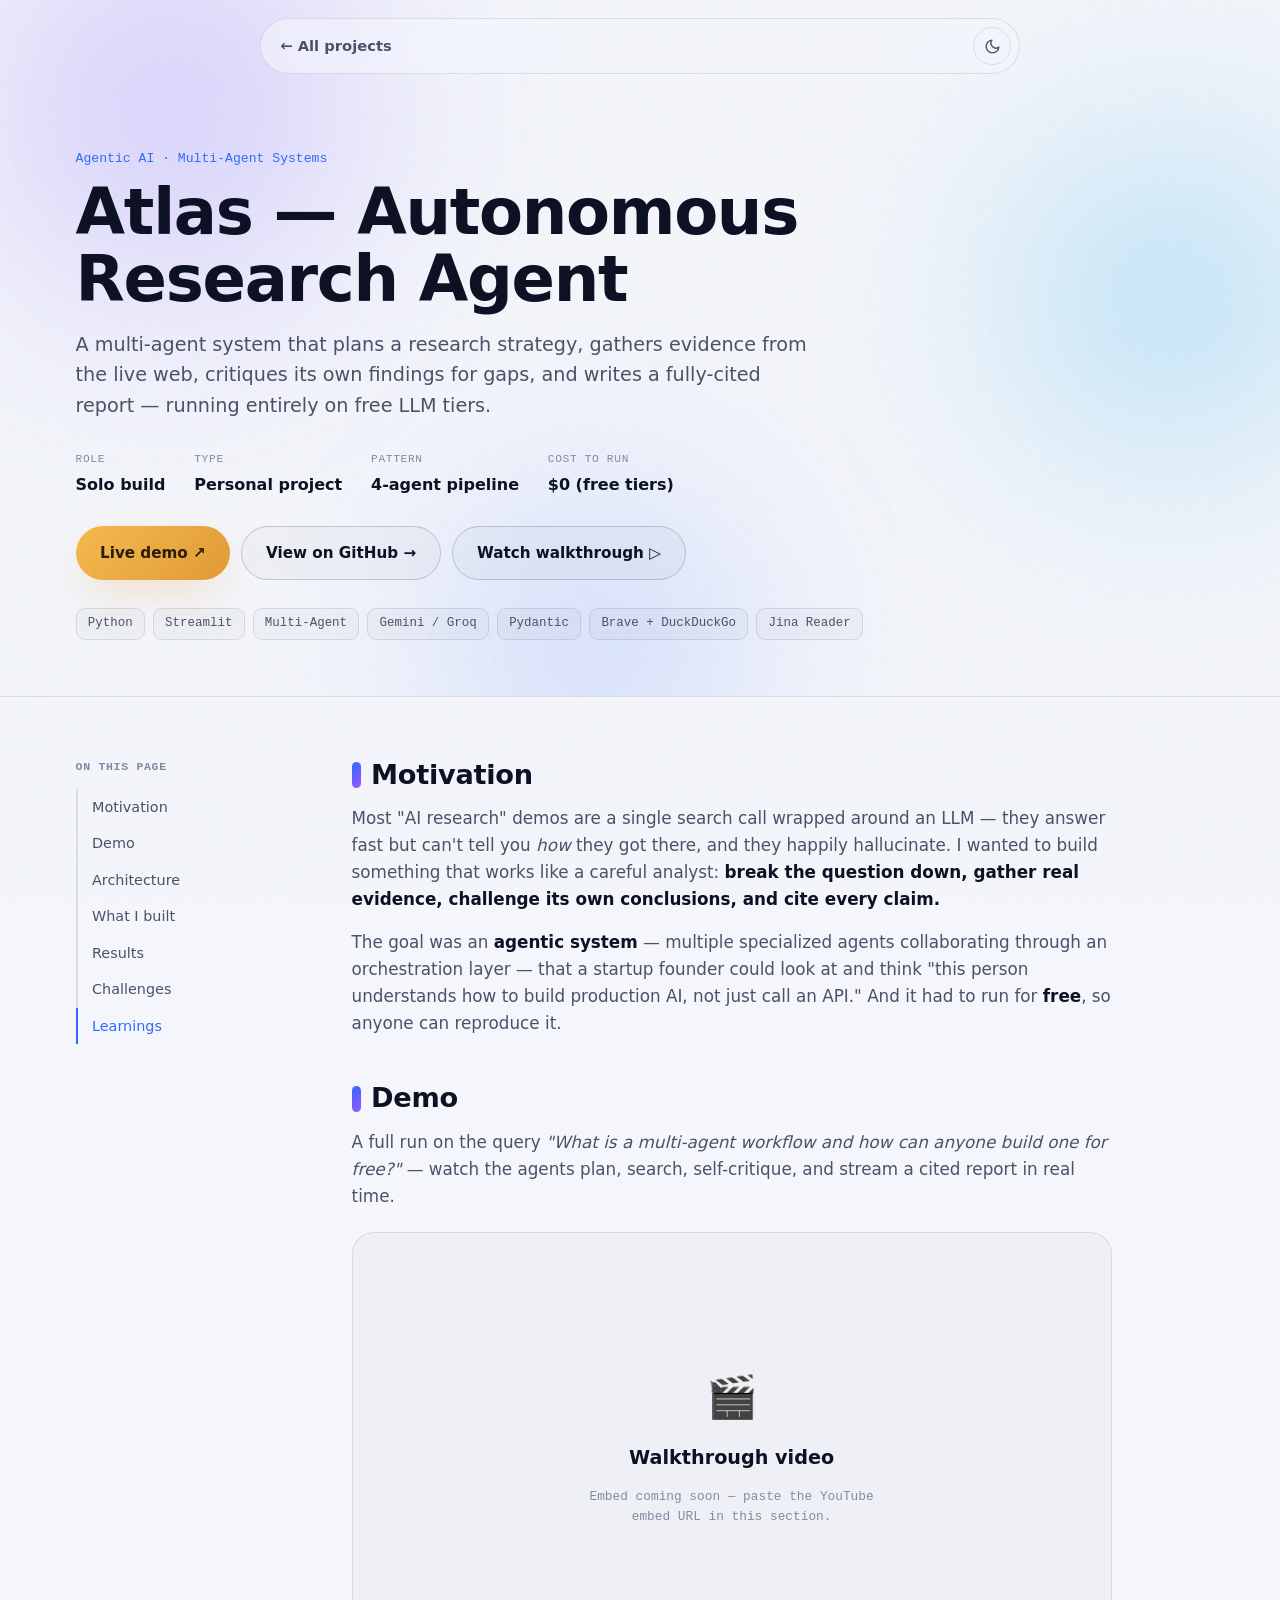
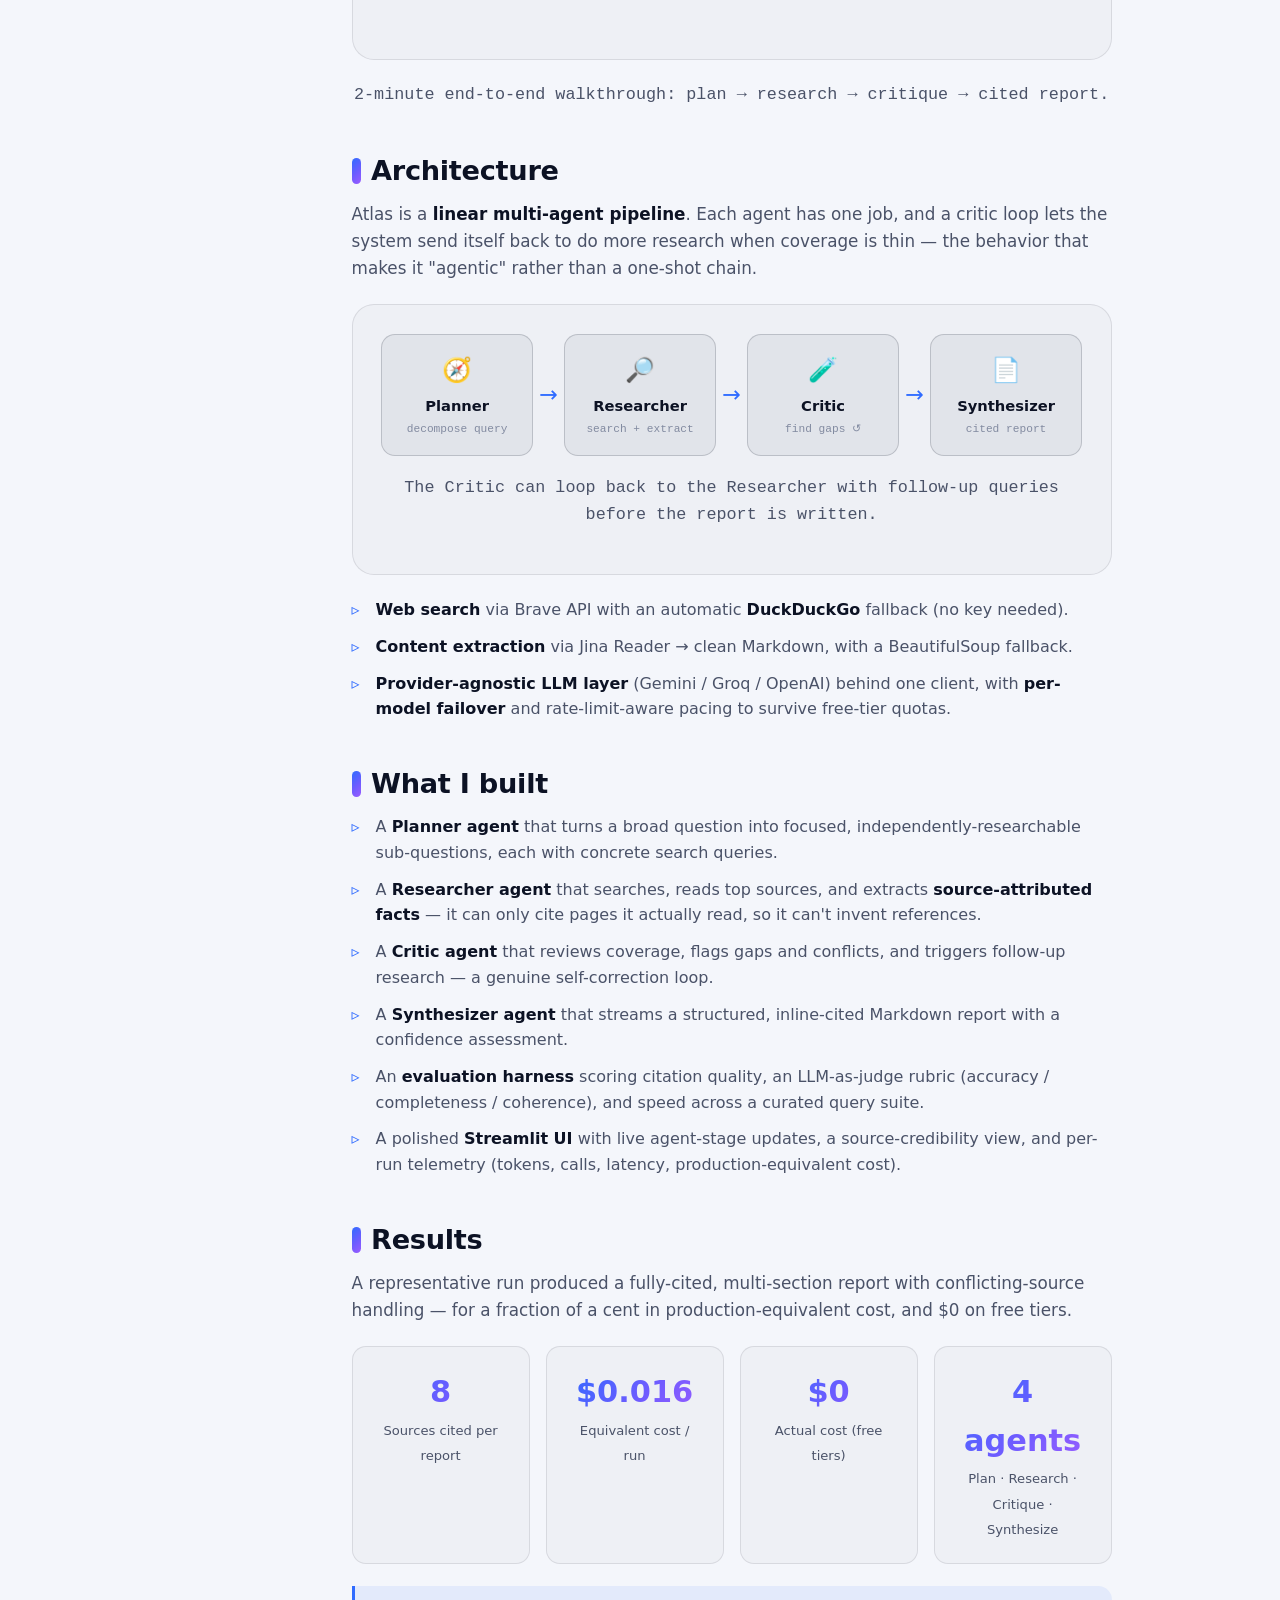
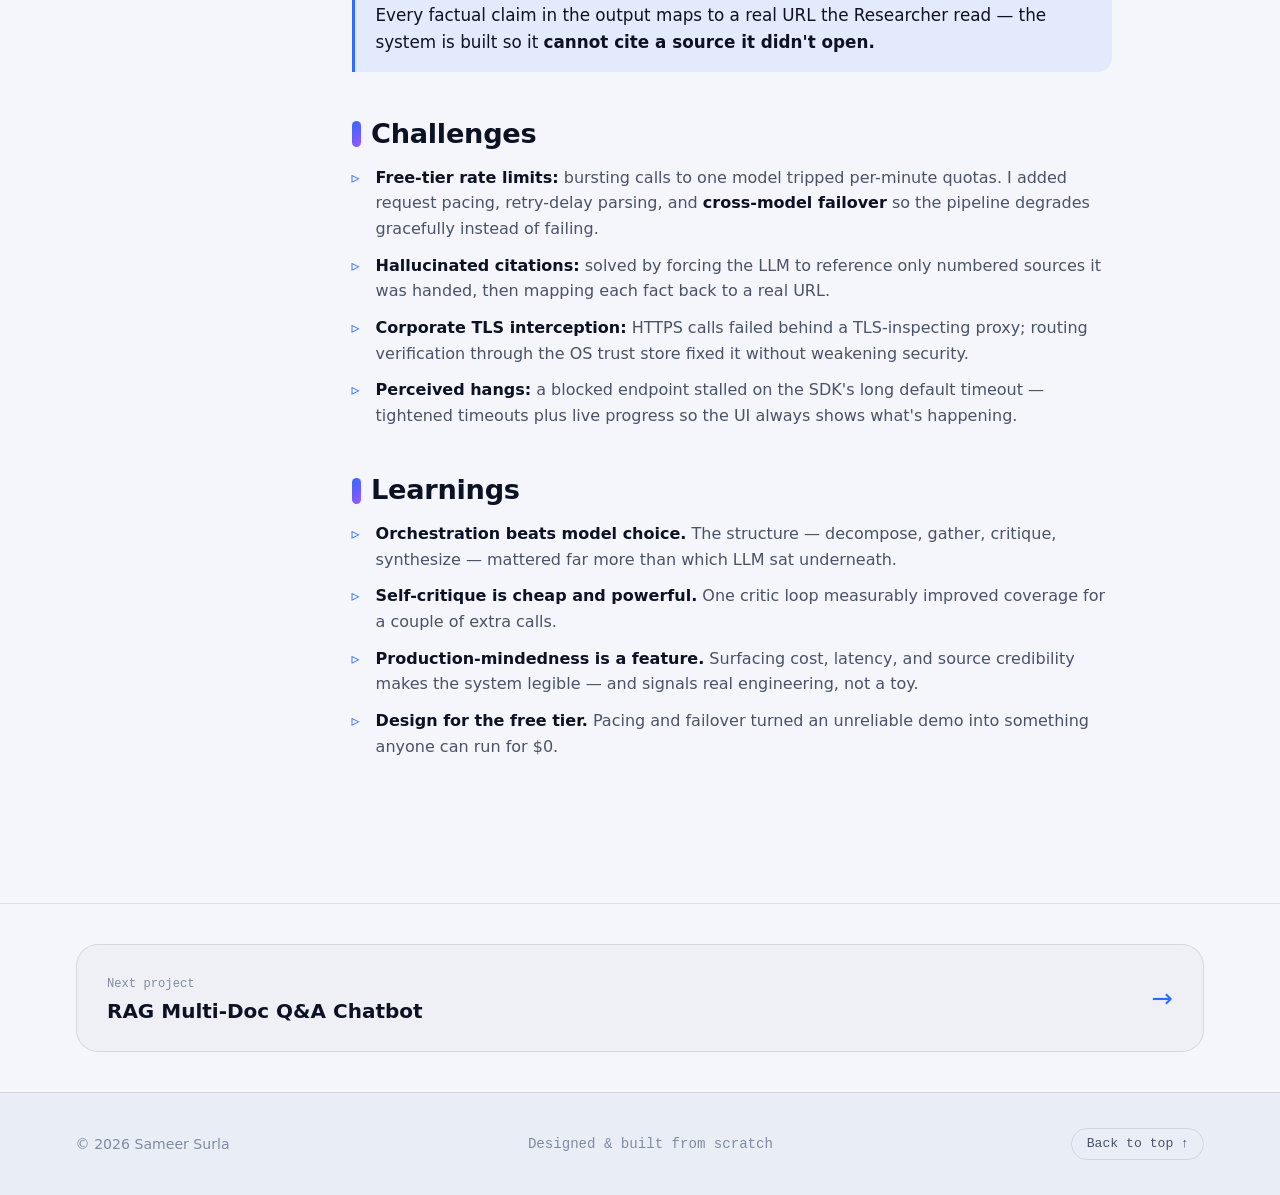
<file: projects/atlas-research-agent.html>
<!DOCTYPE html>
<html lang="en" data-theme="dark">
<head>
  <meta charset="UTF-8" />
  <meta name="viewport" content="width=device-width, initial-scale=1.0" />
  <title>Atlas — Autonomous Research Agent · Sameer Surla</title>
  <meta name="description" content="A multi-agent AI system that plans, researches the live web, self-critiques for gaps, and writes fully-cited reports — built on a Planner→Researcher→Critic→Synthesizer pipeline with free LLMs." />
  <link rel="icon" type="image/svg+xml" href="../assets/favicon.svg" />
  <link rel="preconnect" href="https://api.fontshare.com" crossorigin />
  <link href="https://api.fontshare.com/v2/css?f[]=clash-display@600,700,500&f[]=satoshi@400,500,700,900&f[]=space-mono@400,700&display=swap" rel="stylesheet" />
  <link rel="stylesheet" href="../css/style.css" />
  <link rel="stylesheet" href="../css/project.css" />
</head>
<body>
  <div class="grain" aria-hidden="true"></div>
  <div class="cursor-glow" id="cursorGlow" aria-hidden="true"></div>
  <div class="scroll-progress" id="scrollProgress"></div>

  <header class="nav proj-nav" id="nav">
    <div class="nav-pill">
      <a href="../index.html#projects" class="back-link">← All projects</a>
      <div class="nav-right" style="margin-left:auto">
        <button class="theme-toggle" id="themeToggle" aria-label="Toggle theme">
          <svg class="icon-sun" viewBox="0 0 24 24" width="17" height="17" fill="none" stroke="currentColor" stroke-width="2" stroke-linecap="round"><circle cx="12" cy="12" r="4"/><path d="M12 2v2M12 20v2M4.93 4.93l1.41 1.41M17.66 17.66l1.41 1.41M2 12h2M20 12h2M6.34 17.66l-1.41 1.41M19.07 4.93l-1.41 1.41"/></svg>
          <svg class="icon-moon" viewBox="0 0 24 24" width="17" height="17" fill="none" stroke="currentColor" stroke-width="2" stroke-linecap="round" stroke-linejoin="round"><path d="M21 12.79A9 9 0 1 1 11.21 3 7 7 0 0 0 21 12.79z"/></svg>
        </button>
      </div>
    </div>
  </header>

  <section class="case-hero">
    <div class="aurora" aria-hidden="true"><div class="aurora-blob a1"></div><div class="aurora-blob a2"></div><div class="aurora-blob a3"></div></div>
    <div class="container">
      <span class="case-cat">Agentic AI · Multi-Agent Systems</span>
      <h1 class="case-title">Atlas — Autonomous Research Agent</h1>
      <p class="case-tagline">A multi-agent system that plans a research strategy, gathers evidence from the live web, critiques its own findings for gaps, and writes a fully-cited report — running entirely on free LLM tiers.</p>
      <dl class="case-meta">
        <div><dt>Role</dt><dd>Solo build</dd></div>
        <div><dt>Type</dt><dd>Personal project</dd></div>
        <div><dt>Pattern</dt><dd>4-agent pipeline</dd></div>
        <div><dt>Cost to run</dt><dd>$0 (free tiers)</dd></div>
      </dl>
      <div class="case-links">
        <a href="https://atlas-research-agent.streamlit.app/" target="_blank" rel="noopener" class="btn btn-primary">Live demo ↗</a>
        <a href="https://github.com/sameersurla-iitm/atlas-research-agent" target="_blank" rel="noopener" class="btn btn-glass">View on GitHub →</a>
        <a href="#demo" class="btn btn-glass">Watch walkthrough ▷</a>
      </div>
      <div class="case-stack"><span>Python</span><span>Streamlit</span><span>Multi-Agent</span><span>Gemini / Groq</span><span>Pydantic</span><span>Brave + DuckDuckGo</span><span>Jina Reader</span></div>
    </div>
  </section>

  <div class="case">
    <div class="container case-grid">
      <aside class="toc">
        <h4>On this page</h4>
        <a href="#motivation">Motivation</a>
        <a href="#demo">Demo</a>
        <a href="#architecture">Architecture</a>
        <a href="#build">What I built</a>
        <a href="#results">Results</a>
        <a href="#challenges">Challenges</a>
        <a href="#learnings">Learnings</a>
      </aside>

      <div class="case-content">
        <section class="block" id="motivation">
          <h2>Motivation</h2>
          <p>Most "AI research" demos are a single search call wrapped around an LLM — they answer fast but can't tell you <em>how</em> they got there, and they happily hallucinate. I wanted to build something that works like a careful analyst: <strong>break the question down, gather real evidence, challenge its own conclusions, and cite every claim.</strong></p>
          <p>The goal was an <strong>agentic system</strong> — multiple specialized agents collaborating through an orchestration layer — that a startup founder could look at and think "this person understands how to build production AI, not just call an API." And it had to run for <strong>free</strong>, so anyone can reproduce it.</p>
        </section>

        <section class="block" id="demo">
          <h2>Demo</h2>
          <p>A full run on the query <em>"What is a multi-agent workflow and how can anyone build one for free?"</em> — watch the agents plan, search, self-critique, and stream a cited report in real time.</p>
          <div class="media-embed">
            <!--
              TODO: paste your YouTube EMBED url below and delete the placeholder div.
              Example:
              <iframe src="https://www.youtube.com/embed/VIDEO_ID" title="Atlas demo"
                      allow="accelerometer; autoplay; clipboard-write; encrypted-media; gyroscope; picture-in-picture"
                      allowfullscreen></iframe>
            -->
            <div class="media-placeholder">
              <span class="mp-icon">🎬</span>
              <span class="mp-title">Walkthrough video</span>
              <span class="mp-sub">Embed coming soon — paste the YouTube embed URL in this section.</span>
            </div>
          </div>
          <p class="media-cap">2-minute end-to-end walkthrough: plan → research → critique → cited report.</p>
        </section>

        <section class="block" id="architecture">
          <h2>Architecture</h2>
          <p>Atlas is a <strong>linear multi-agent pipeline</strong>. Each agent has one job, and a critic loop lets the system send itself back to do more research when coverage is thin — the behavior that makes it "agentic" rather than a one-shot chain.</p>
          <div class="arch">
            <div class="flow">
              <div class="node"><span class="ni">🧭</span><span class="nt">Planner</span><span class="ns">decompose query</span></div>
              <div class="flow-arrow">→</div>
              <div class="node"><span class="ni">🔎</span><span class="nt">Researcher</span><span class="ns">search + extract</span></div>
              <div class="flow-arrow">→</div>
              <div class="node"><span class="ni">🧪</span><span class="nt">Critic</span><span class="ns">find gaps ↺</span></div>
              <div class="flow-arrow">→</div>
              <div class="node"><span class="ni">📄</span><span class="nt">Synthesizer</span><span class="ns">cited report</span></div>
            </div>
            <p class="arch-cap">The Critic can loop back to the Researcher with follow-up queries before the report is written.</p>
          </div>
          <ul class="c-list">
            <li><strong>Web search</strong> via Brave API with an automatic <strong>DuckDuckGo</strong> fallback (no key needed).</li>
            <li><strong>Content extraction</strong> via Jina Reader → clean Markdown, with a BeautifulSoup fallback.</li>
            <li><strong>Provider-agnostic LLM layer</strong> (Gemini / Groq / OpenAI) behind one client, with <strong>per-model failover</strong> and rate-limit-aware pacing to survive free-tier quotas.</li>
          </ul>
        </section>

        <section class="block" id="build">
          <h2>What I built</h2>
          <ul class="c-list">
            <li>A <strong>Planner agent</strong> that turns a broad question into focused, independently-researchable sub-questions, each with concrete search queries.</li>
            <li>A <strong>Researcher agent</strong> that searches, reads top sources, and extracts <strong>source-attributed facts</strong> — it can only cite pages it actually read, so it can't invent references.</li>
            <li>A <strong>Critic agent</strong> that reviews coverage, flags gaps and conflicts, and triggers follow-up research — a genuine self-correction loop.</li>
            <li>A <strong>Synthesizer agent</strong> that streams a structured, inline-cited Markdown report with a confidence assessment.</li>
            <li>An <strong>evaluation harness</strong> scoring citation quality, an LLM-as-judge rubric (accuracy / completeness / coherence), and speed across a curated query suite.</li>
            <li>A polished <strong>Streamlit UI</strong> with live agent-stage updates, a source-credibility view, and per-run telemetry (tokens, calls, latency, production-equivalent cost).</li>
          </ul>
        </section>

        <section class="block" id="results">
          <h2>Results</h2>
          <p>A representative run produced a fully-cited, multi-section report with conflicting-source handling — for a fraction of a cent in production-equivalent cost, and $0 on free tiers.</p>
          <div class="metrics">
            <div class="metric"><b>8</b><span>Sources cited per report</span></div>
            <div class="metric"><b>$0.016</b><span>Equivalent cost / run</span></div>
            <div class="metric"><b>$0</b><span>Actual cost (free tiers)</span></div>
            <div class="metric"><b>4 agents</b><span>Plan · Research · Critique · Synthesize</span></div>
          </div>
          <div class="callout"><p>Every factual claim in the output maps to a real URL the Researcher read — the system is built so it <strong>cannot cite a source it didn't open.</strong></p></div>
        </section>

        <section class="block" id="challenges">
          <h2>Challenges</h2>
          <ul class="c-list">
            <li><strong>Free-tier rate limits:</strong> bursting calls to one model tripped per-minute quotas. I added request pacing, retry-delay parsing, and <strong>cross-model failover</strong> so the pipeline degrades gracefully instead of failing.</li>
            <li><strong>Hallucinated citations:</strong> solved by forcing the LLM to reference only numbered sources it was handed, then mapping each fact back to a real URL.</li>
            <li><strong>Corporate TLS interception:</strong> HTTPS calls failed behind a TLS-inspecting proxy; routing verification through the OS trust store fixed it without weakening security.</li>
            <li><strong>Perceived hangs:</strong> a blocked endpoint stalled on the SDK's long default timeout — tightened timeouts plus live progress so the UI always shows what's happening.</li>
          </ul>
        </section>

        <section class="block" id="learnings">
          <h2>Learnings</h2>
          <ul class="c-list">
            <li><strong>Orchestration beats model choice.</strong> The structure — decompose, gather, critique, synthesize — mattered far more than which LLM sat underneath.</li>
            <li><strong>Self-critique is cheap and powerful.</strong> One critic loop measurably improved coverage for a couple of extra calls.</li>
            <li><strong>Production-mindedness is a feature.</strong> Surfacing cost, latency, and source credibility makes the system legible — and signals real engineering, not a toy.</li>
            <li><strong>Design for the free tier.</strong> Pacing and failover turned an unreliable demo into something anyone can run for $0.</li>
          </ul>
        </section>
      </div>
    </div>
  </div>

  <div class="case-next">
    <div class="container">
      <a href="rag-chatbot.html">
        <span><span class="cn-label">Next project</span><br /><span class="cn-title">RAG Multi-Doc Q&amp;A Chatbot</span></span>
        <span class="cn-arrow">→</span>
      </a>
    </div>
  </div>

  <footer class="footer">
    <div class="container footer-inner">
      <span>© <span id="year"></span> Sameer Surla</span>
      <span class="footer-mark">Designed &amp; built from scratch</span>
      <button class="to-top" id="toTop" aria-label="Back to top">Back to top ↑</button>
    </div>
  </footer>

  <script src="../js/main.js"></script>
</body>
</html>
</file>
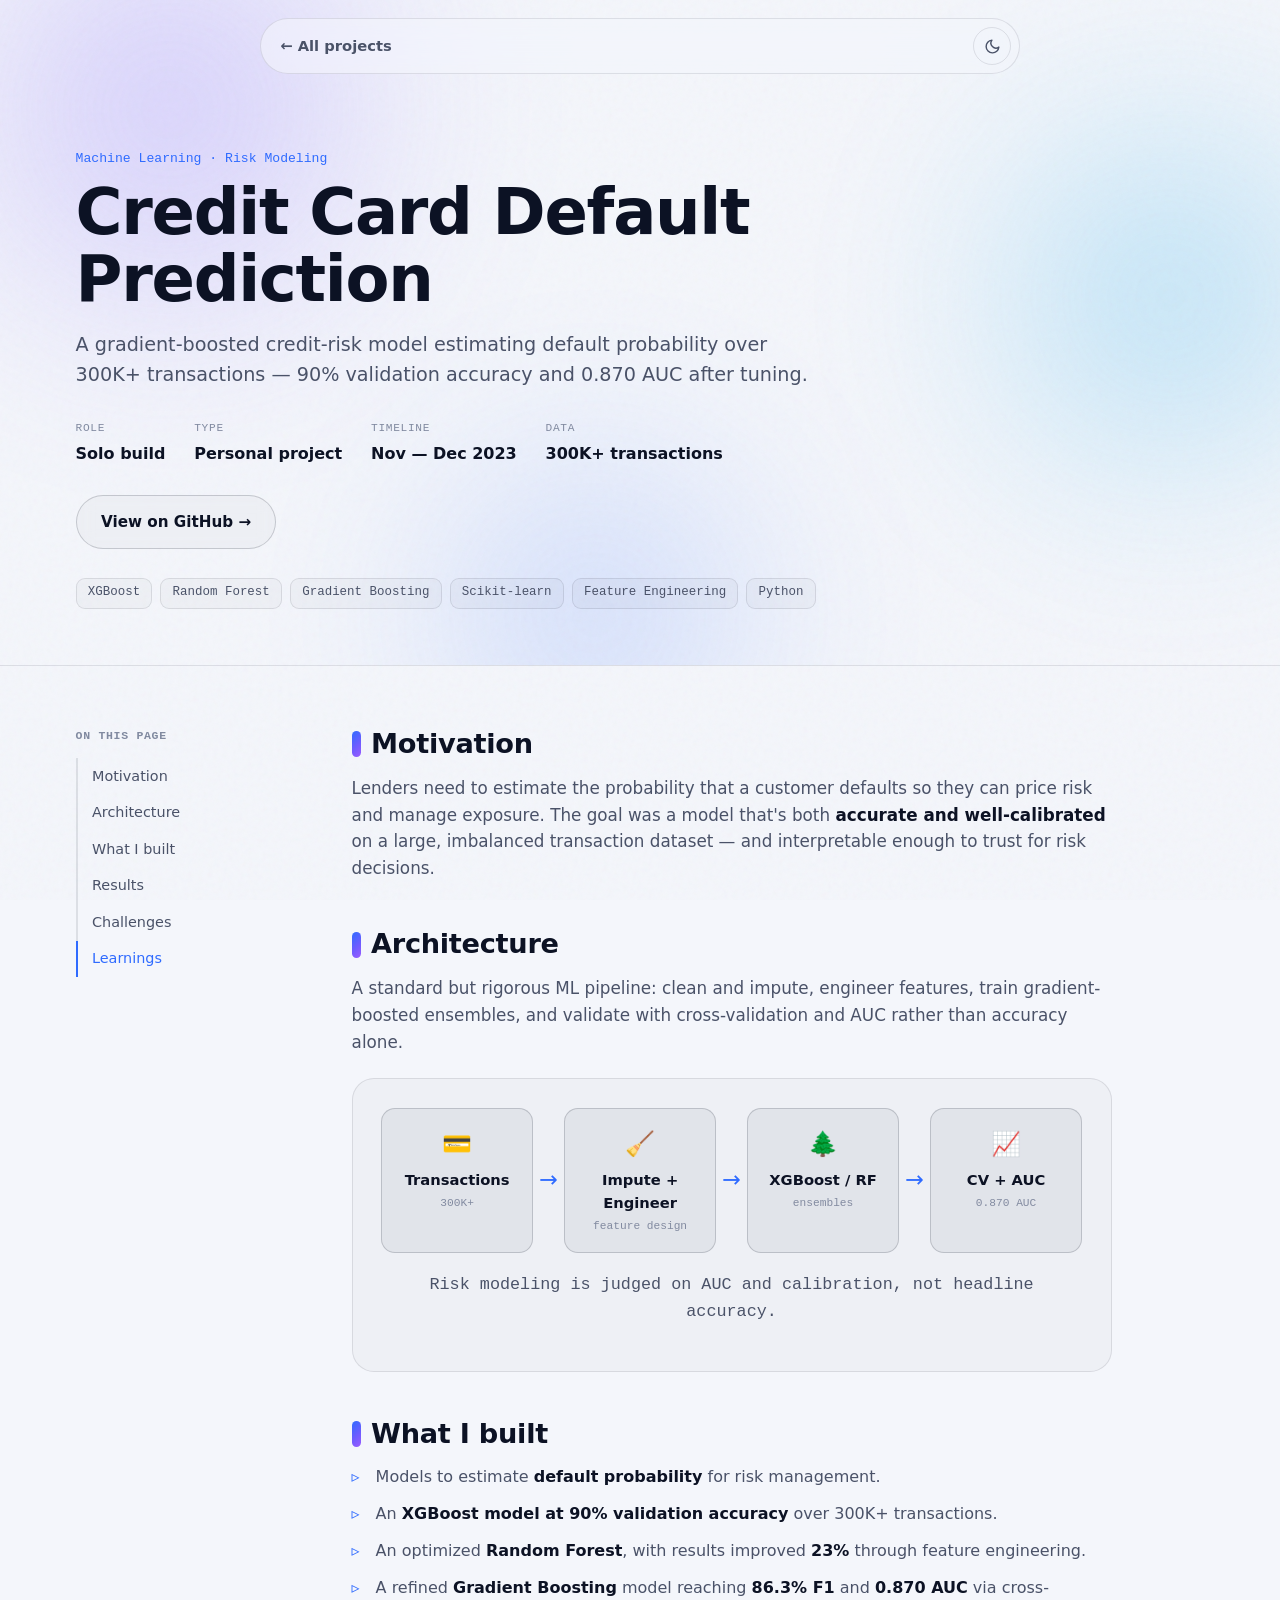
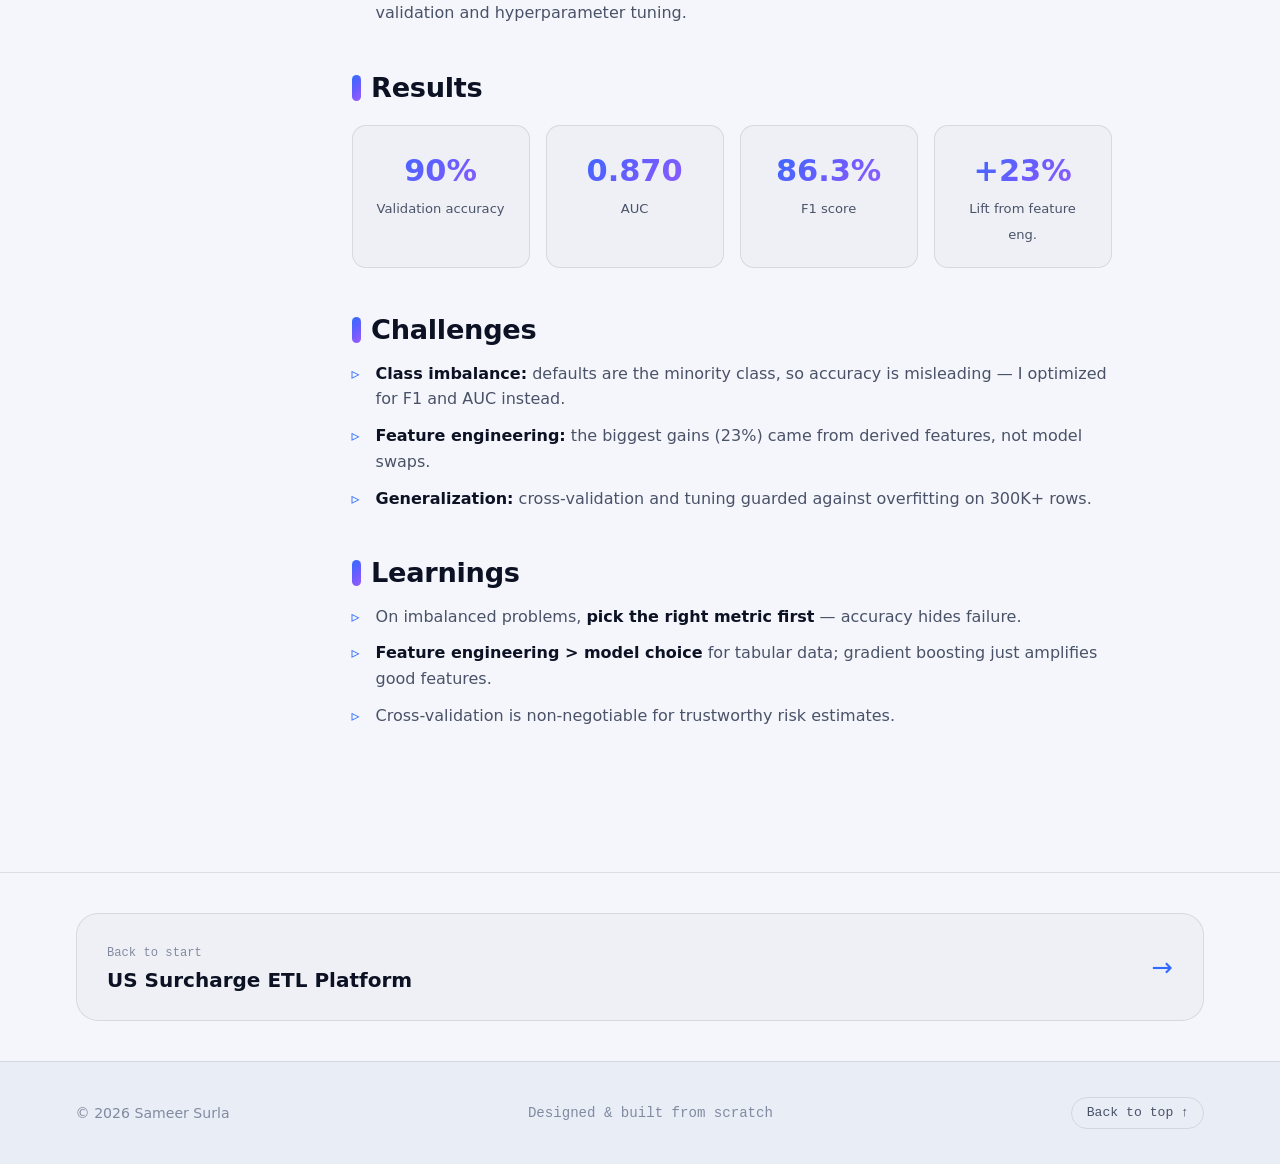
<file: projects/credit-default-prediction.html>
<!DOCTYPE html>
<html lang="en" data-theme="dark">
<head>
  <meta charset="UTF-8" />
  <meta name="viewport" content="width=device-width, initial-scale=1.0" />
  <title>Credit Card Default Prediction — Sameer Surla</title>
  <meta name="description" content="An XGBoost credit-risk model at 90% validation accuracy over 300K+ transactions, refined to 0.870 AUC with feature engineering and tuning." />
  <link rel="icon" type="image/svg+xml" href="../assets/favicon.svg" />
  <link rel="preconnect" href="https://api.fontshare.com" crossorigin />
  <link href="https://api.fontshare.com/v2/css?f[]=clash-display@600,700,500&f[]=satoshi@400,500,700,900&f[]=space-mono@400,700&display=swap" rel="stylesheet" />
  <link rel="stylesheet" href="../css/style.css" />
  <link rel="stylesheet" href="../css/project.css" />
</head>
<body>
  <div class="grain" aria-hidden="true"></div>
  <div class="cursor-glow" id="cursorGlow" aria-hidden="true"></div>
  <div class="scroll-progress" id="scrollProgress"></div>

  <header class="nav proj-nav" id="nav">
    <div class="nav-pill">
      <a href="../index.html#projects" class="back-link">← All projects</a>
      <div class="nav-right" style="margin-left:auto">
        <button class="theme-toggle" id="themeToggle" aria-label="Toggle theme">
          <svg class="icon-sun" viewBox="0 0 24 24" width="17" height="17" fill="none" stroke="currentColor" stroke-width="2" stroke-linecap="round"><circle cx="12" cy="12" r="4"/><path d="M12 2v2M12 20v2M4.93 4.93l1.41 1.41M17.66 17.66l1.41 1.41M2 12h2M20 12h2M6.34 17.66l-1.41 1.41M19.07 4.93l-1.41 1.41"/></svg>
          <svg class="icon-moon" viewBox="0 0 24 24" width="17" height="17" fill="none" stroke="currentColor" stroke-width="2" stroke-linecap="round" stroke-linejoin="round"><path d="M21 12.79A9 9 0 1 1 11.21 3 7 7 0 0 0 21 12.79z"/></svg>
        </button>
      </div>
    </div>
  </header>

  <section class="case-hero">
    <div class="aurora" aria-hidden="true"><div class="aurora-blob a1"></div><div class="aurora-blob a2"></div><div class="aurora-blob a3"></div></div>
    <div class="container">
      <span class="case-cat">Machine Learning · Risk Modeling</span>
      <h1 class="case-title">Credit Card Default Prediction</h1>
      <p class="case-tagline">A gradient-boosted credit-risk model estimating default probability over 300K+ transactions — 90% validation accuracy and 0.870 AUC after tuning.</p>
      <dl class="case-meta">
        <div><dt>Role</dt><dd>Solo build</dd></div>
        <div><dt>Type</dt><dd>Personal project</dd></div>
        <div><dt>Timeline</dt><dd>Nov — Dec 2023</dd></div>
        <div><dt>Data</dt><dd>300K+ transactions</dd></div>
      </dl>
      <div class="case-links"><a href="https://github.com/sameersurla-iitm" target="_blank" rel="noopener" class="btn btn-glass">View on GitHub →</a></div>
      <div class="case-stack"><span>XGBoost</span><span>Random Forest</span><span>Gradient Boosting</span><span>Scikit-learn</span><span>Feature Engineering</span><span>Python</span></div>
    </div>
  </section>

  <div class="case">
    <div class="container case-grid">
      <aside class="toc">
        <h4>On this page</h4>
        <a href="#motivation">Motivation</a>
        <a href="#architecture">Architecture</a>
        <a href="#build">What I built</a>
        <a href="#results">Results</a>
        <a href="#challenges">Challenges</a>
        <a href="#learnings">Learnings</a>
      </aside>

      <div class="case-content">
        <section class="block" id="motivation">
          <h2>Motivation</h2>
          <p>Lenders need to estimate the probability that a customer defaults so they can price risk and manage exposure. The goal was a model that's both <strong>accurate and well-calibrated</strong> on a large, imbalanced transaction dataset — and interpretable enough to trust for risk decisions.</p>
        </section>

        <section class="block" id="architecture">
          <h2>Architecture</h2>
          <p>A standard but rigorous ML pipeline: clean and impute, engineer features, train gradient-boosted ensembles, and validate with cross-validation and AUC rather than accuracy alone.</p>
          <div class="arch">
            <div class="flow">
              <div class="node"><span class="ni">💳</span><span class="nt">Transactions</span><span class="ns">300K+</span></div>
              <div class="flow-arrow">→</div>
              <div class="node"><span class="ni">🧹</span><span class="nt">Impute + Engineer</span><span class="ns">feature design</span></div>
              <div class="flow-arrow">→</div>
              <div class="node"><span class="ni">🌲</span><span class="nt">XGBoost / RF</span><span class="ns">ensembles</span></div>
              <div class="flow-arrow">→</div>
              <div class="node"><span class="ni">📈</span><span class="nt">CV + AUC</span><span class="ns">0.870 AUC</span></div>
            </div>
            <p class="arch-cap">Risk modeling is judged on AUC and calibration, not headline accuracy.</p>
          </div>
        </section>

        <section class="block" id="build">
          <h2>What I built</h2>
          <ul class="c-list">
            <li>Models to estimate <strong>default probability</strong> for risk management.</li>
            <li>An <strong>XGBoost model at 90% validation accuracy</strong> over 300K+ transactions.</li>
            <li>An optimized <strong>Random Forest</strong>, with results improved <strong>23%</strong> through feature engineering.</li>
            <li>A refined <strong>Gradient Boosting</strong> model reaching <strong>86.3% F1</strong> and <strong>0.870 AUC</strong> via cross-validation and hyperparameter tuning.</li>
          </ul>
        </section>

        <section class="block" id="results">
          <h2>Results</h2>
          <div class="metrics">
            <div class="metric"><b>90%</b><span>Validation accuracy</span></div>
            <div class="metric"><b>0.870</b><span>AUC</span></div>
            <div class="metric"><b>86.3%</b><span>F1 score</span></div>
            <div class="metric"><b>+23%</b><span>Lift from feature eng.</span></div>
          </div>
        </section>

        <section class="block" id="challenges">
          <h2>Challenges</h2>
          <ul class="c-list">
            <li><strong>Class imbalance:</strong> defaults are the minority class, so accuracy is misleading — I optimized for F1 and AUC instead.</li>
            <li><strong>Feature engineering:</strong> the biggest gains (23%) came from derived features, not model swaps.</li>
            <li><strong>Generalization:</strong> cross-validation and tuning guarded against overfitting on 300K+ rows.</li>
          </ul>
        </section>

        <section class="block" id="learnings">
          <h2>Learnings</h2>
          <ul class="c-list">
            <li>On imbalanced problems, <strong>pick the right metric first</strong> — accuracy hides failure.</li>
            <li><strong>Feature engineering &gt; model choice</strong> for tabular data; gradient boosting just amplifies good features.</li>
            <li>Cross-validation is non-negotiable for trustworthy risk estimates.</li>
          </ul>
        </section>

        <!--
          ============================================================
          DEMO & VISUALS — hidden for now. Uncomment when ready.
          Tip: a Streamlit app (upload row → default probability + SHAP) hosts free.
          ============================================================
        <section class="block" id="media">
          <h2>Demo &amp; visuals</h2>
          <p>Add the ROC curve, confusion matrix and a SHAP feature-importance plot here.</p>
        </section>
        -->
      </div>
    </div>
  </div>

  <div class="case-next">
    <div class="container">
      <a href="fedex-etl-pipeline.html">
        <span><span class="cn-label">Back to start</span><br /><span class="cn-title">US Surcharge ETL Platform</span></span>
        <span class="cn-arrow">→</span>
      </a>
    </div>
  </div>

  <footer class="footer">
    <div class="container footer-inner">
      <span>© <span id="year"></span> Sameer Surla</span>
      <span class="footer-mark">Designed &amp; built from scratch</span>
      <button class="to-top" id="toTop" aria-label="Back to top">Back to top ↑</button>
    </div>
  </footer>

  <script src="../js/main.js"></script>
</body>
</html>
</file>
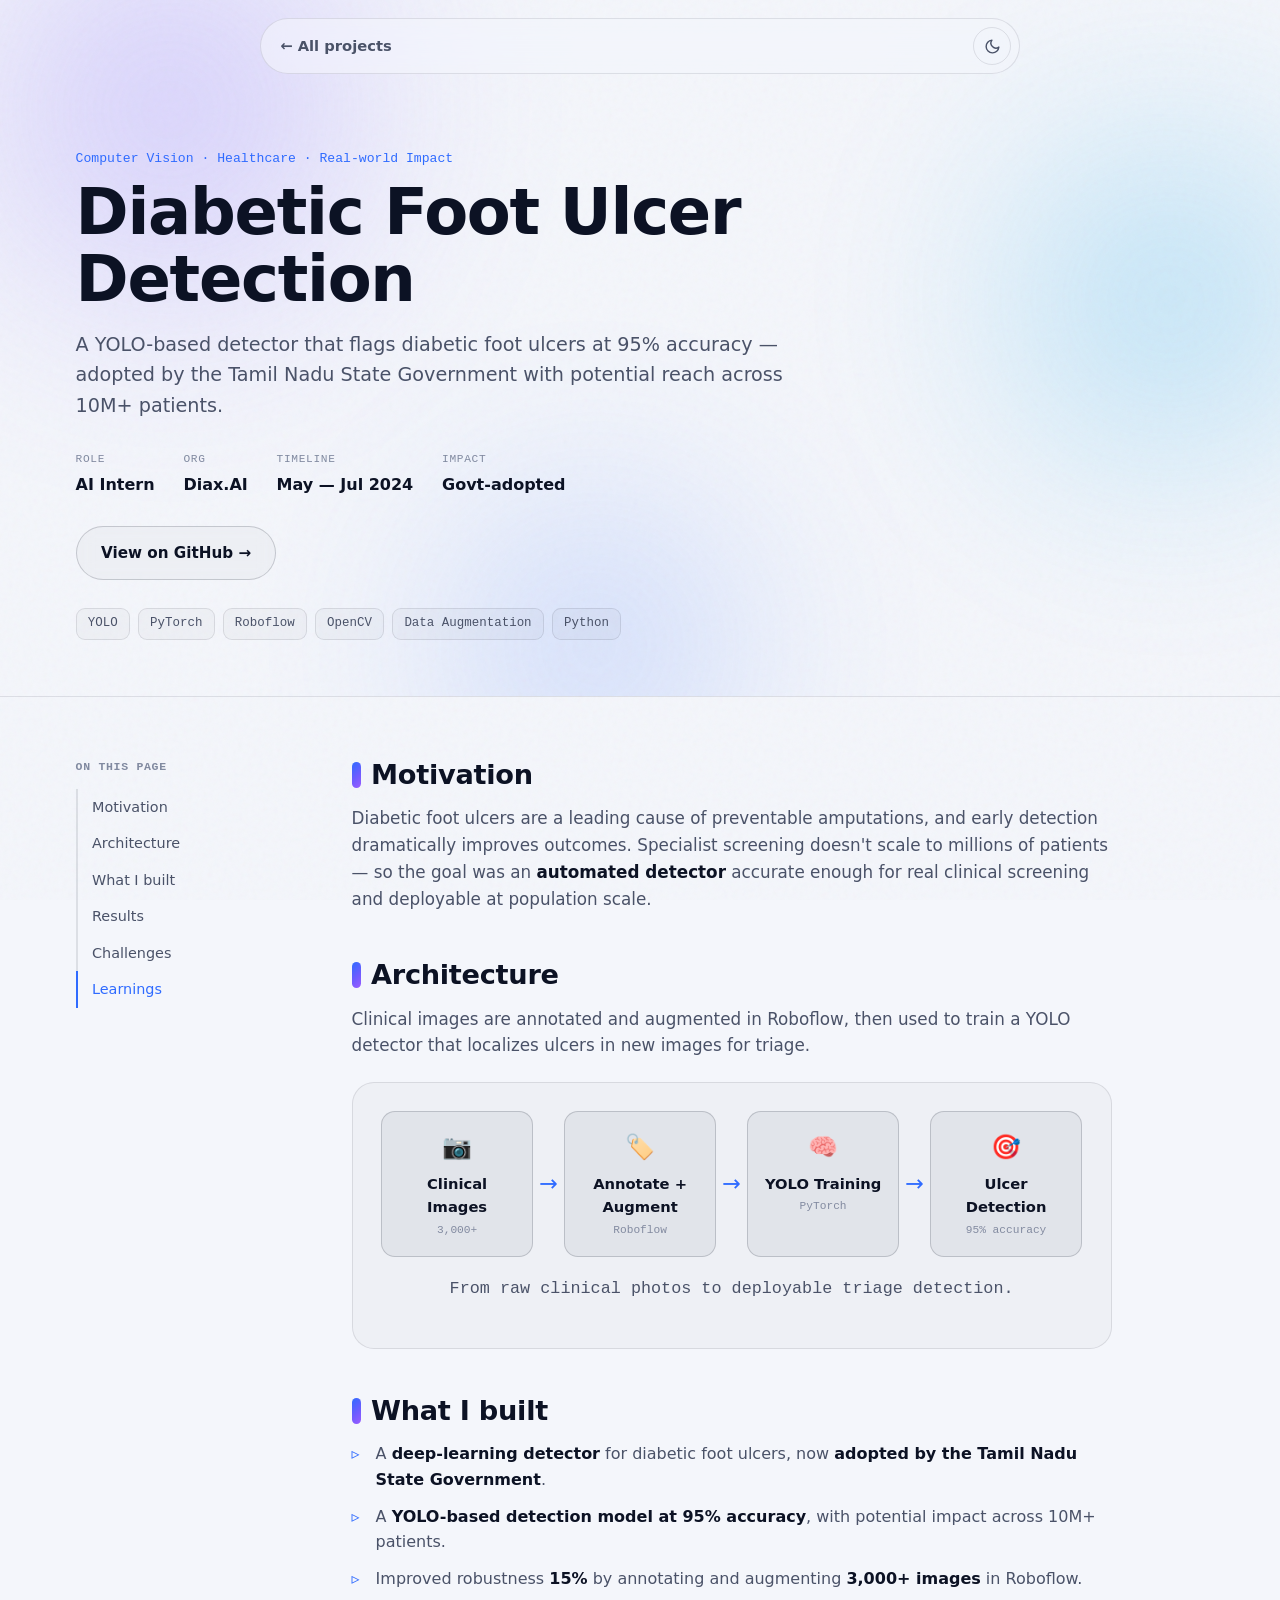
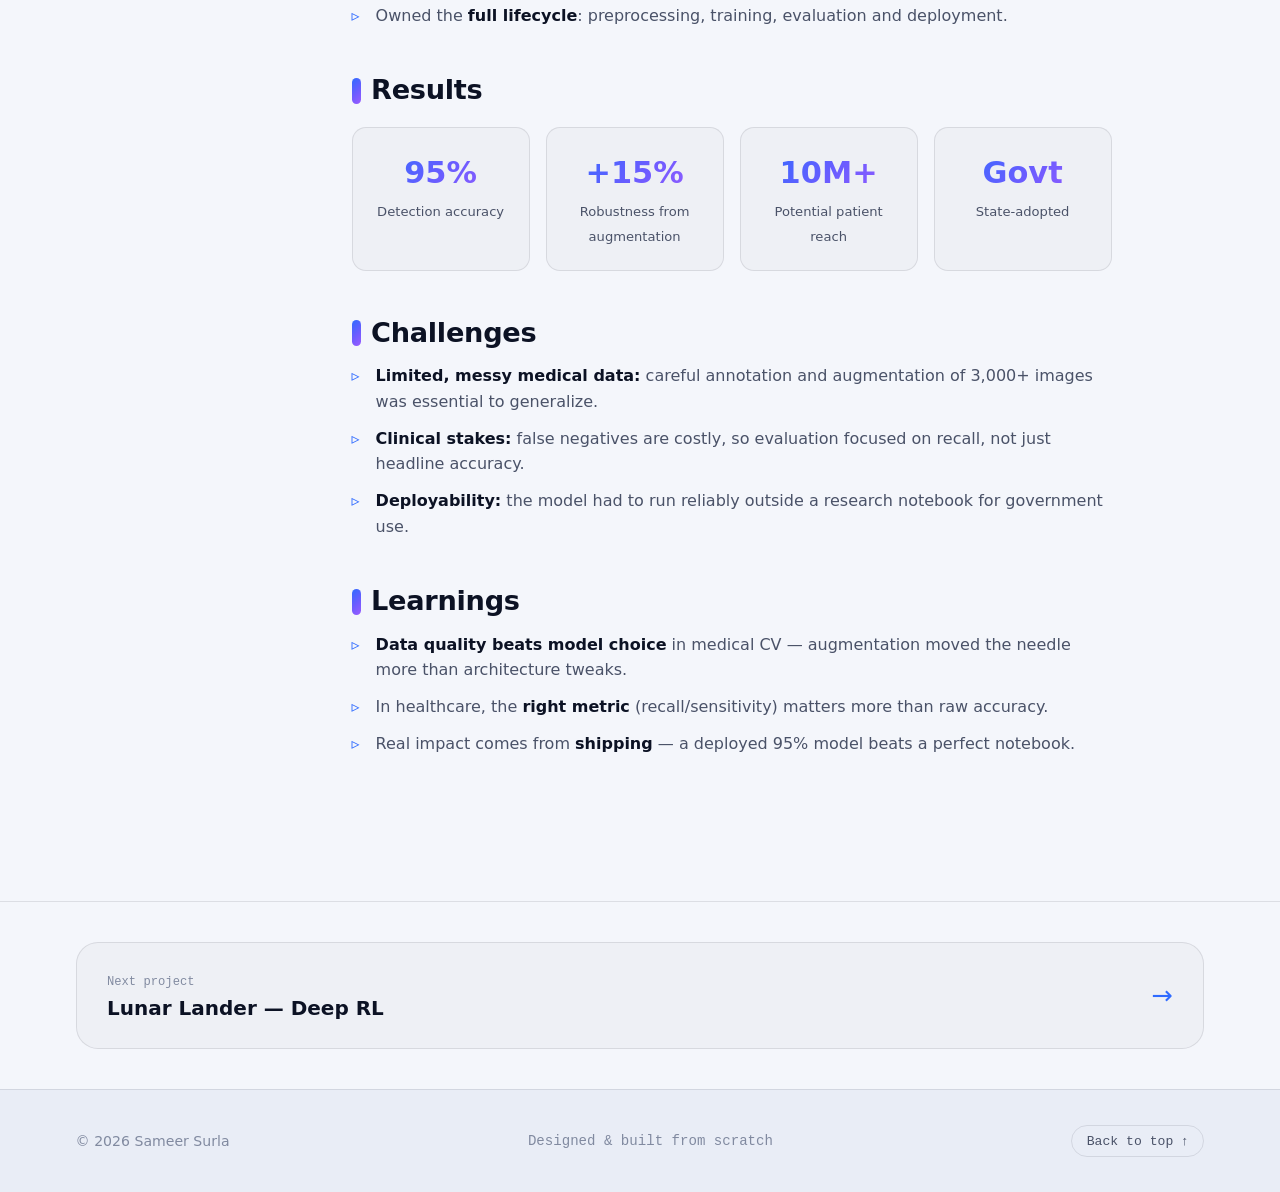
<file: projects/diabetic-ulcer-detection.html>
<!DOCTYPE html>
<html lang="en" data-theme="dark">
<head>
  <meta charset="UTF-8" />
  <meta name="viewport" content="width=device-width, initial-scale=1.0" />
  <title>Diabetic Foot Ulcer Detection — Sameer Surla</title>
  <meta name="description" content="A YOLO-based diabetic foot ulcer detector at 95% accuracy, adopted by the Tamil Nadu State Government with potential reach of 10M+ patients." />
  <link rel="icon" type="image/svg+xml" href="../assets/favicon.svg" />
  <link rel="preconnect" href="https://api.fontshare.com" crossorigin />
  <link href="https://api.fontshare.com/v2/css?f[]=clash-display@600,700,500&f[]=satoshi@400,500,700,900&f[]=space-mono@400,700&display=swap" rel="stylesheet" />
  <link rel="stylesheet" href="../css/style.css" />
  <link rel="stylesheet" href="../css/project.css" />
</head>
<body>
  <div class="grain" aria-hidden="true"></div>
  <div class="cursor-glow" id="cursorGlow" aria-hidden="true"></div>
  <div class="scroll-progress" id="scrollProgress"></div>

  <header class="nav proj-nav" id="nav">
    <div class="nav-pill">
      <a href="../index.html#projects" class="back-link">← All projects</a>
      <div class="nav-right" style="margin-left:auto">
        <button class="theme-toggle" id="themeToggle" aria-label="Toggle theme">
          <svg class="icon-sun" viewBox="0 0 24 24" width="17" height="17" fill="none" stroke="currentColor" stroke-width="2" stroke-linecap="round"><circle cx="12" cy="12" r="4"/><path d="M12 2v2M12 20v2M4.93 4.93l1.41 1.41M17.66 17.66l1.41 1.41M2 12h2M20 12h2M6.34 17.66l-1.41 1.41M19.07 4.93l-1.41 1.41"/></svg>
          <svg class="icon-moon" viewBox="0 0 24 24" width="17" height="17" fill="none" stroke="currentColor" stroke-width="2" stroke-linecap="round" stroke-linejoin="round"><path d="M21 12.79A9 9 0 1 1 11.21 3 7 7 0 0 0 21 12.79z"/></svg>
        </button>
      </div>
    </div>
  </header>

  <section class="case-hero">
    <div class="aurora" aria-hidden="true"><div class="aurora-blob a1"></div><div class="aurora-blob a2"></div><div class="aurora-blob a3"></div></div>
    <div class="container">
      <span class="case-cat">Computer Vision · Healthcare · Real-world Impact</span>
      <h1 class="case-title">Diabetic Foot Ulcer Detection</h1>
      <p class="case-tagline">A YOLO-based detector that flags diabetic foot ulcers at 95% accuracy — adopted by the Tamil Nadu State Government with potential reach across 10M+ patients.</p>
      <dl class="case-meta">
        <div><dt>Role</dt><dd>AI Intern</dd></div>
        <div><dt>Org</dt><dd>Diax.AI</dd></div>
        <div><dt>Timeline</dt><dd>May — Jul 2024</dd></div>
        <div><dt>Impact</dt><dd>Govt-adopted</dd></div>
      </dl>
      <div class="case-links"><a href="https://github.com/sameersurla-iitm" target="_blank" rel="noopener" class="btn btn-glass">View on GitHub →</a></div>
      <div class="case-stack"><span>YOLO</span><span>PyTorch</span><span>Roboflow</span><span>OpenCV</span><span>Data Augmentation</span><span>Python</span></div>
    </div>
  </section>

  <div class="case">
    <div class="container case-grid">
      <aside class="toc">
        <h4>On this page</h4>
        <a href="#motivation">Motivation</a>
        <a href="#architecture">Architecture</a>
        <a href="#build">What I built</a>
        <a href="#results">Results</a>
        <a href="#challenges">Challenges</a>
        <a href="#learnings">Learnings</a>
      </aside>

      <div class="case-content">
        <section class="block" id="motivation">
          <h2>Motivation</h2>
          <p>Diabetic foot ulcers are a leading cause of preventable amputations, and early detection dramatically improves outcomes. Specialist screening doesn't scale to millions of patients — so the goal was an <strong>automated detector</strong> accurate enough for real clinical screening and deployable at population scale.</p>
        </section>

        <section class="block" id="architecture">
          <h2>Architecture</h2>
          <p>Clinical images are annotated and augmented in Roboflow, then used to train a YOLO detector that localizes ulcers in new images for triage.</p>
          <div class="arch">
            <div class="flow">
              <div class="node"><span class="ni">📷</span><span class="nt">Clinical Images</span><span class="ns">3,000+</span></div>
              <div class="flow-arrow">→</div>
              <div class="node"><span class="ni">🏷️</span><span class="nt">Annotate + Augment</span><span class="ns">Roboflow</span></div>
              <div class="flow-arrow">→</div>
              <div class="node"><span class="ni">🧠</span><span class="nt">YOLO Training</span><span class="ns">PyTorch</span></div>
              <div class="flow-arrow">→</div>
              <div class="node"><span class="ni">🎯</span><span class="nt">Ulcer Detection</span><span class="ns">95% accuracy</span></div>
            </div>
            <p class="arch-cap">From raw clinical photos to deployable triage detection.</p>
          </div>
        </section>

        <section class="block" id="build">
          <h2>What I built</h2>
          <ul class="c-list">
            <li>A <strong>deep-learning detector</strong> for diabetic foot ulcers, now <strong>adopted by the Tamil Nadu State Government</strong>.</li>
            <li>A <strong>YOLO-based detection model at 95% accuracy</strong>, with potential impact across 10M+ patients.</li>
            <li>Improved robustness <strong>15%</strong> by annotating and augmenting <strong>3,000+ images</strong> in Roboflow.</li>
            <li>Owned the <strong>full lifecycle</strong>: preprocessing, training, evaluation and deployment.</li>
          </ul>
        </section>

        <section class="block" id="results">
          <h2>Results</h2>
          <div class="metrics">
            <div class="metric"><b>95%</b><span>Detection accuracy</span></div>
            <div class="metric"><b>+15%</b><span>Robustness from augmentation</span></div>
            <div class="metric"><b>10M+</b><span>Potential patient reach</span></div>
            <div class="metric"><b>Govt</b><span>State-adopted</span></div>
          </div>
        </section>

        <section class="block" id="challenges">
          <h2>Challenges</h2>
          <ul class="c-list">
            <li><strong>Limited, messy medical data:</strong> careful annotation and augmentation of 3,000+ images was essential to generalize.</li>
            <li><strong>Clinical stakes:</strong> false negatives are costly, so evaluation focused on recall, not just headline accuracy.</li>
            <li><strong>Deployability:</strong> the model had to run reliably outside a research notebook for government use.</li>
          </ul>
        </section>

        <section class="block" id="learnings">
          <h2>Learnings</h2>
          <ul class="c-list">
            <li><strong>Data quality beats model choice</strong> in medical CV — augmentation moved the needle more than architecture tweaks.</li>
            <li>In healthcare, the <strong>right metric</strong> (recall/sensitivity) matters more than raw accuracy.</li>
            <li>Real impact comes from <strong>shipping</strong> — a deployed 95% model beats a perfect notebook.</li>
          </ul>
        </section>

        <!--
          ============================================================
          DEMO & VISUALS — hidden for now. Uncomment when ready.
          Tip: a Gradio "upload image → see detection" app on HF Spaces is a great demo.
          ============================================================
        <section class="block" id="media">
          <h2>Demo &amp; visuals</h2>
          <p>Add sample detection outputs (with boxes) and a short demo clip here.</p>
        </section>
        -->
      </div>
    </div>
  </div>

  <div class="case-next">
    <div class="container">
      <a href="lunar-lander-rl.html">
        <span><span class="cn-label">Next project</span><br /><span class="cn-title">Lunar Lander — Deep RL</span></span>
        <span class="cn-arrow">→</span>
      </a>
    </div>
  </div>

  <footer class="footer">
    <div class="container footer-inner">
      <span>© <span id="year"></span> Sameer Surla</span>
      <span class="footer-mark">Designed &amp; built from scratch</span>
      <button class="to-top" id="toTop" aria-label="Back to top">Back to top ↑</button>
    </div>
  </footer>

  <script src="../js/main.js"></script>
</body>
</html>
</file>
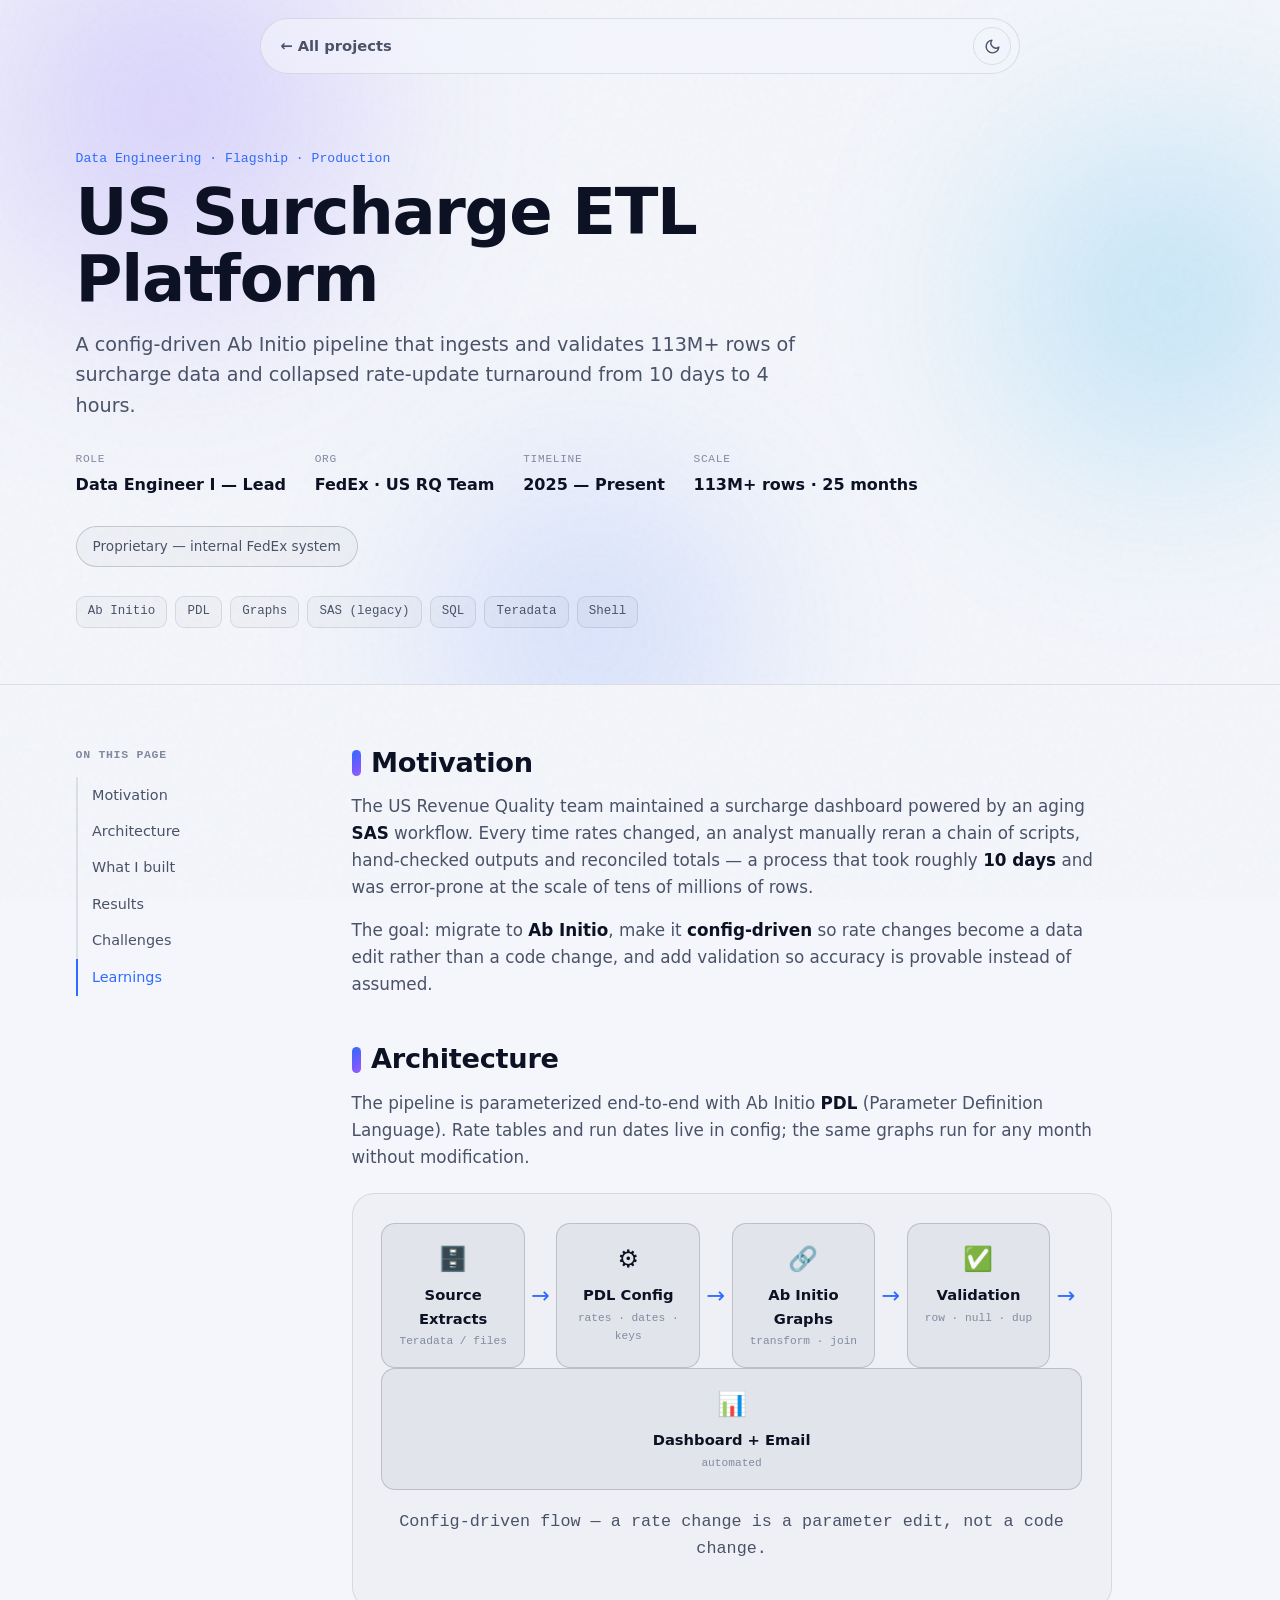
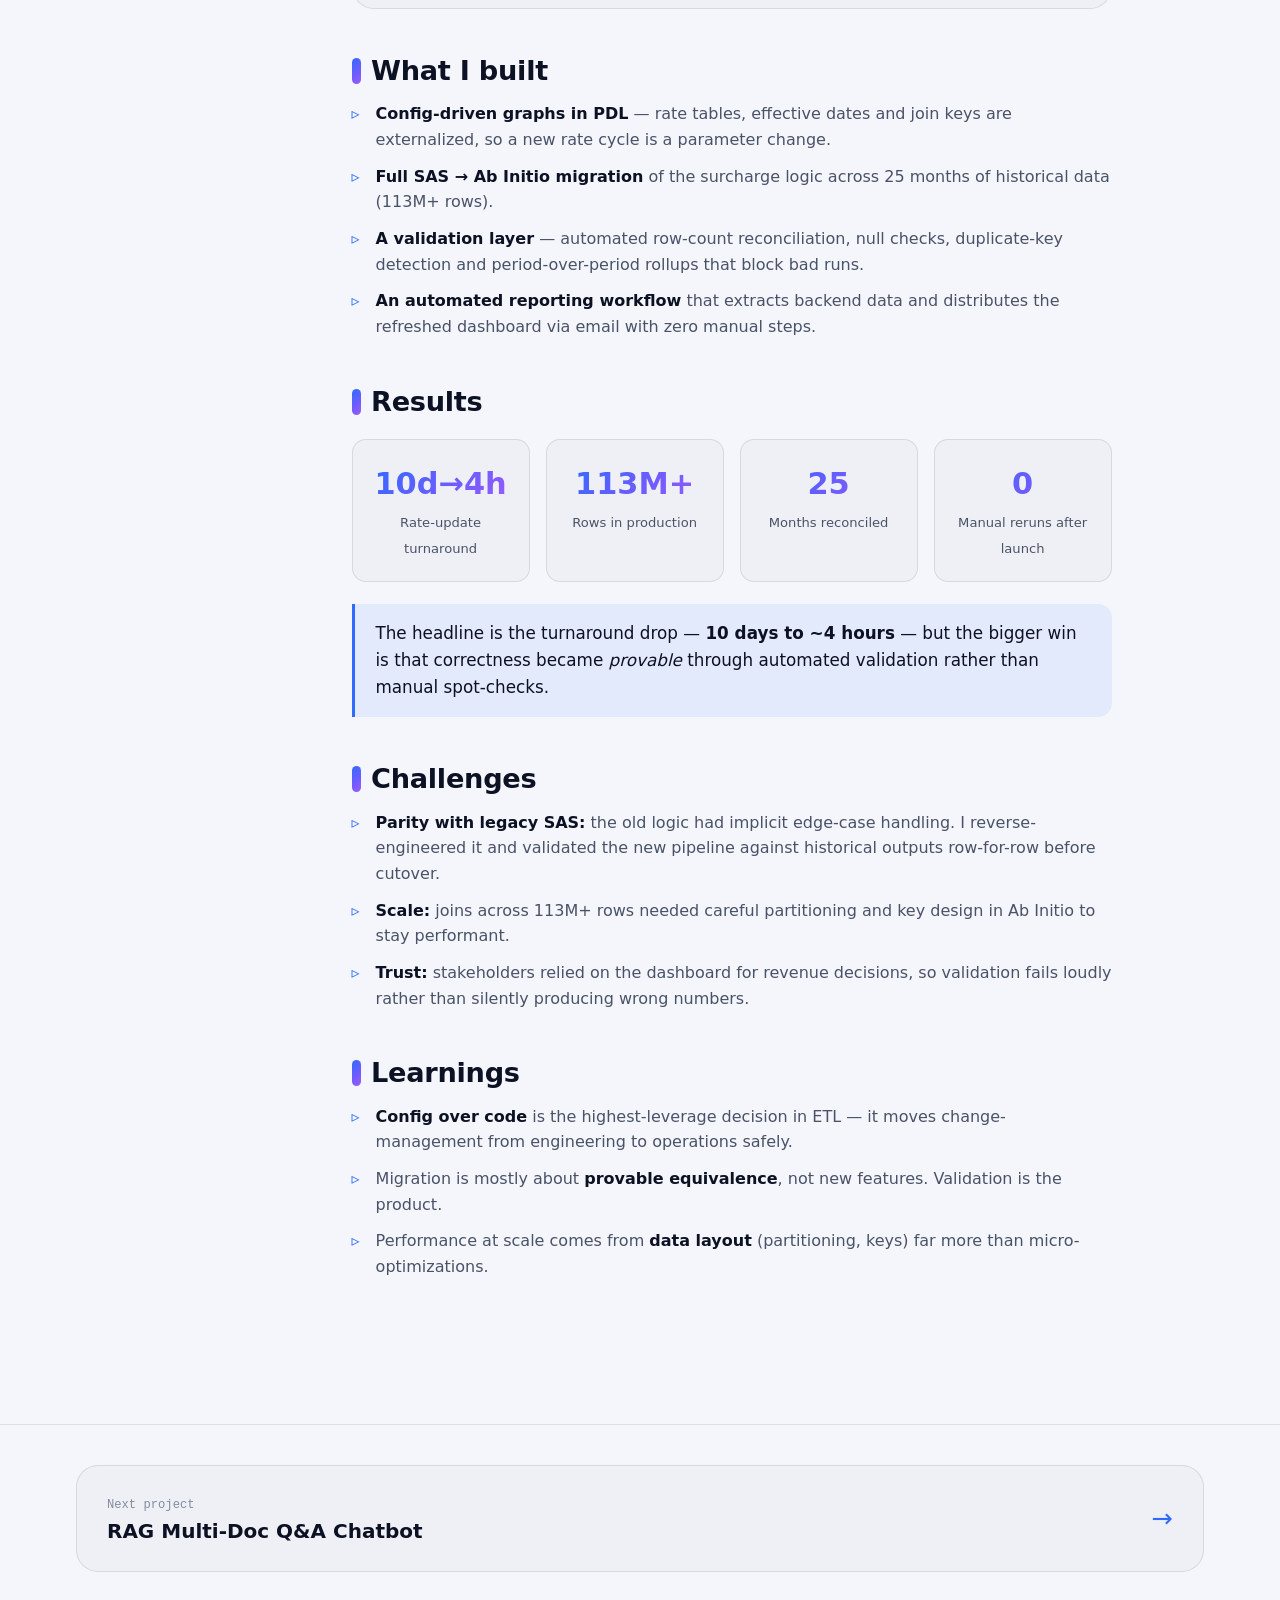
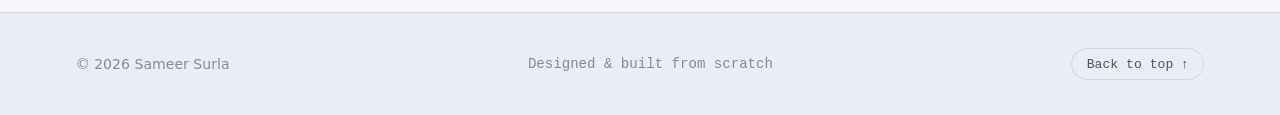
<file: projects/fedex-etl-pipeline.html>
<!DOCTYPE html>
<html lang="en" data-theme="dark">
<head>
  <meta charset="UTF-8" />
  <meta name="viewport" content="width=device-width, initial-scale=1.0" />
  <title>US Surcharge ETL Platform — Sameer Surla</title>
  <meta name="description" content="Config-driven Ab Initio ETL platform processing 113M+ rows, cutting rate-update turnaround from 10 days to 4 hours at FedEx." />
  <link rel="icon" type="image/svg+xml" href="../assets/favicon.svg" />
  <link rel="preconnect" href="https://api.fontshare.com" crossorigin />
  <link href="https://api.fontshare.com/v2/css?f[]=clash-display@600,700,500&f[]=satoshi@400,500,700,900&f[]=space-mono@400,700&display=swap" rel="stylesheet" />
  <link rel="stylesheet" href="../css/style.css" />
  <link rel="stylesheet" href="../css/project.css" />
</head>
<body>
  <div class="grain" aria-hidden="true"></div>
  <div class="cursor-glow" id="cursorGlow" aria-hidden="true"></div>
  <div class="scroll-progress" id="scrollProgress"></div>

  <header class="nav proj-nav" id="nav">
    <div class="nav-pill">
      <a href="../index.html#projects" class="back-link">← All projects</a>
      <div class="nav-right" style="margin-left:auto">
        <button class="theme-toggle" id="themeToggle" aria-label="Toggle theme">
          <svg class="icon-sun" viewBox="0 0 24 24" width="17" height="17" fill="none" stroke="currentColor" stroke-width="2" stroke-linecap="round"><circle cx="12" cy="12" r="4"/><path d="M12 2v2M12 20v2M4.93 4.93l1.41 1.41M17.66 17.66l1.41 1.41M2 12h2M20 12h2M6.34 17.66l-1.41 1.41M19.07 4.93l-1.41 1.41"/></svg>
          <svg class="icon-moon" viewBox="0 0 24 24" width="17" height="17" fill="none" stroke="currentColor" stroke-width="2" stroke-linecap="round" stroke-linejoin="round"><path d="M21 12.79A9 9 0 1 1 11.21 3 7 7 0 0 0 21 12.79z"/></svg>
        </button>
      </div>
    </div>
  </header>

  <section class="case-hero">
    <div class="aurora" aria-hidden="true"><div class="aurora-blob a1"></div><div class="aurora-blob a2"></div><div class="aurora-blob a3"></div></div>
    <div class="container">
      <span class="case-cat">Data Engineering · Flagship · Production</span>
      <h1 class="case-title">US Surcharge ETL Platform</h1>
      <p class="case-tagline">A config-driven Ab Initio pipeline that ingests and validates 113M+ rows of surcharge data and collapsed rate-update turnaround from 10 days to 4 hours.</p>
      <dl class="case-meta">
        <div><dt>Role</dt><dd>Data Engineer I — Lead</dd></div>
        <div><dt>Org</dt><dd>FedEx · US RQ Team</dd></div>
        <div><dt>Timeline</dt><dd>2025 — Present</dd></div>
        <div><dt>Scale</dt><dd>113M+ rows · 25 months</dd></div>
      </dl>
      <div class="case-links"><span class="note-pill">Proprietary — internal FedEx system</span></div>
      <div class="case-stack"><span>Ab Initio</span><span>PDL</span><span>Graphs</span><span>SAS (legacy)</span><span>SQL</span><span>Teradata</span><span>Shell</span></div>
    </div>
  </section>

  <div class="case">
    <div class="container case-grid">
      <aside class="toc">
        <h4>On this page</h4>
        <a href="#motivation">Motivation</a>
        <a href="#architecture">Architecture</a>
        <a href="#build">What I built</a>
        <a href="#results">Results</a>
        <a href="#challenges">Challenges</a>
        <a href="#learnings">Learnings</a>
      </aside>

      <div class="case-content">
        <section class="block" id="motivation">
          <h2>Motivation</h2>
          <p>The US Revenue Quality team maintained a surcharge dashboard powered by an aging <strong>SAS</strong> workflow. Every time rates changed, an analyst manually reran a chain of scripts, hand-checked outputs and reconciled totals — a process that took roughly <strong>10 days</strong> and was error-prone at the scale of tens of millions of rows.</p>
          <p>The goal: migrate to <strong>Ab Initio</strong>, make it <strong>config-driven</strong> so rate changes become a data edit rather than a code change, and add validation so accuracy is provable instead of assumed.</p>
        </section>

        <section class="block" id="architecture">
          <h2>Architecture</h2>
          <p>The pipeline is parameterized end-to-end with Ab Initio <strong>PDL</strong> (Parameter Definition Language). Rate tables and run dates live in config; the same graphs run for any month without modification.</p>
          <div class="arch">
            <div class="flow">
              <div class="node"><span class="ni">🗄️</span><span class="nt">Source Extracts</span><span class="ns">Teradata / files</span></div>
              <div class="flow-arrow">→</div>
              <div class="node"><span class="ni">⚙️</span><span class="nt">PDL Config</span><span class="ns">rates · dates · keys</span></div>
              <div class="flow-arrow">→</div>
              <div class="node"><span class="ni">🔗</span><span class="nt">Ab Initio Graphs</span><span class="ns">transform · join</span></div>
              <div class="flow-arrow">→</div>
              <div class="node"><span class="ni">✅</span><span class="nt">Validation</span><span class="ns">row · null · dup</span></div>
              <div class="flow-arrow">→</div>
              <div class="node"><span class="ni">📊</span><span class="nt">Dashboard + Email</span><span class="ns">automated</span></div>
            </div>
            <p class="arch-cap">Config-driven flow — a rate change is a parameter edit, not a code change.</p>
          </div>
        </section>

        <section class="block" id="build">
          <h2>What I built</h2>
          <ul class="c-list">
            <li><strong>Config-driven graphs in PDL</strong> — rate tables, effective dates and join keys are externalized, so a new rate cycle is a parameter change.</li>
            <li><strong>Full SAS → Ab Initio migration</strong> of the surcharge logic across 25 months of historical data (113M+ rows).</li>
            <li><strong>A validation layer</strong> — automated row-count reconciliation, null checks, duplicate-key detection and period-over-period rollups that block bad runs.</li>
            <li><strong>An automated reporting workflow</strong> that extracts backend data and distributes the refreshed dashboard via email with zero manual steps.</li>
          </ul>
        </section>

        <section class="block" id="results">
          <h2>Results</h2>
          <div class="metrics">
            <div class="metric"><b>10d→4h</b><span>Rate-update turnaround</span></div>
            <div class="metric"><b>113M+</b><span>Rows in production</span></div>
            <div class="metric"><b>25</b><span>Months reconciled</span></div>
            <div class="metric"><b>0</b><span>Manual reruns after launch</span></div>
          </div>
          <div class="callout"><p>The headline is the turnaround drop — <strong>10 days to ~4 hours</strong> — but the bigger win is that correctness became <em>provable</em> through automated validation rather than manual spot-checks.</p></div>
        </section>

        <section class="block" id="challenges">
          <h2>Challenges</h2>
          <ul class="c-list">
            <li><strong>Parity with legacy SAS:</strong> the old logic had implicit edge-case handling. I reverse-engineered it and validated the new pipeline against historical outputs row-for-row before cutover.</li>
            <li><strong>Scale:</strong> joins across 113M+ rows needed careful partitioning and key design in Ab Initio to stay performant.</li>
            <li><strong>Trust:</strong> stakeholders relied on the dashboard for revenue decisions, so validation fails loudly rather than silently producing wrong numbers.</li>
          </ul>
        </section>

        <section class="block" id="learnings">
          <h2>Learnings</h2>
          <ul class="c-list">
            <li><strong>Config over code</strong> is the highest-leverage decision in ETL — it moves change-management from engineering to operations safely.</li>
            <li>Migration is mostly about <strong>provable equivalence</strong>, not new features. Validation is the product.</li>
            <li>Performance at scale comes from <strong>data layout</strong> (partitioning, keys) far more than micro-optimizations.</li>
          </ul>
        </section>

        <!--
          ============================================================
          DEMO & VISUALS — hidden for now. Uncomment when ready.
          (Internal FedEx system; add a sanitized architecture walkthrough.)
          ============================================================
        <section class="block" id="media">
          <h2>Demo &amp; visuals</h2>
          <p>Add a sanitized architecture walkthrough video or diagram here.</p>
        </section>
        -->
      </div>
    </div>
  </div>

  <div class="case-next">
    <div class="container">
      <a href="rag-chatbot.html">
        <span><span class="cn-label">Next project</span><br /><span class="cn-title">RAG Multi-Doc Q&amp;A Chatbot</span></span>
        <span class="cn-arrow">→</span>
      </a>
    </div>
  </div>

  <footer class="footer">
    <div class="container footer-inner">
      <span>© <span id="year"></span> Sameer Surla</span>
      <span class="footer-mark">Designed &amp; built from scratch</span>
      <button class="to-top" id="toTop" aria-label="Back to top">Back to top ↑</button>
    </div>
  </footer>

  <script src="../js/main.js"></script>
</body>
</html>
</file>
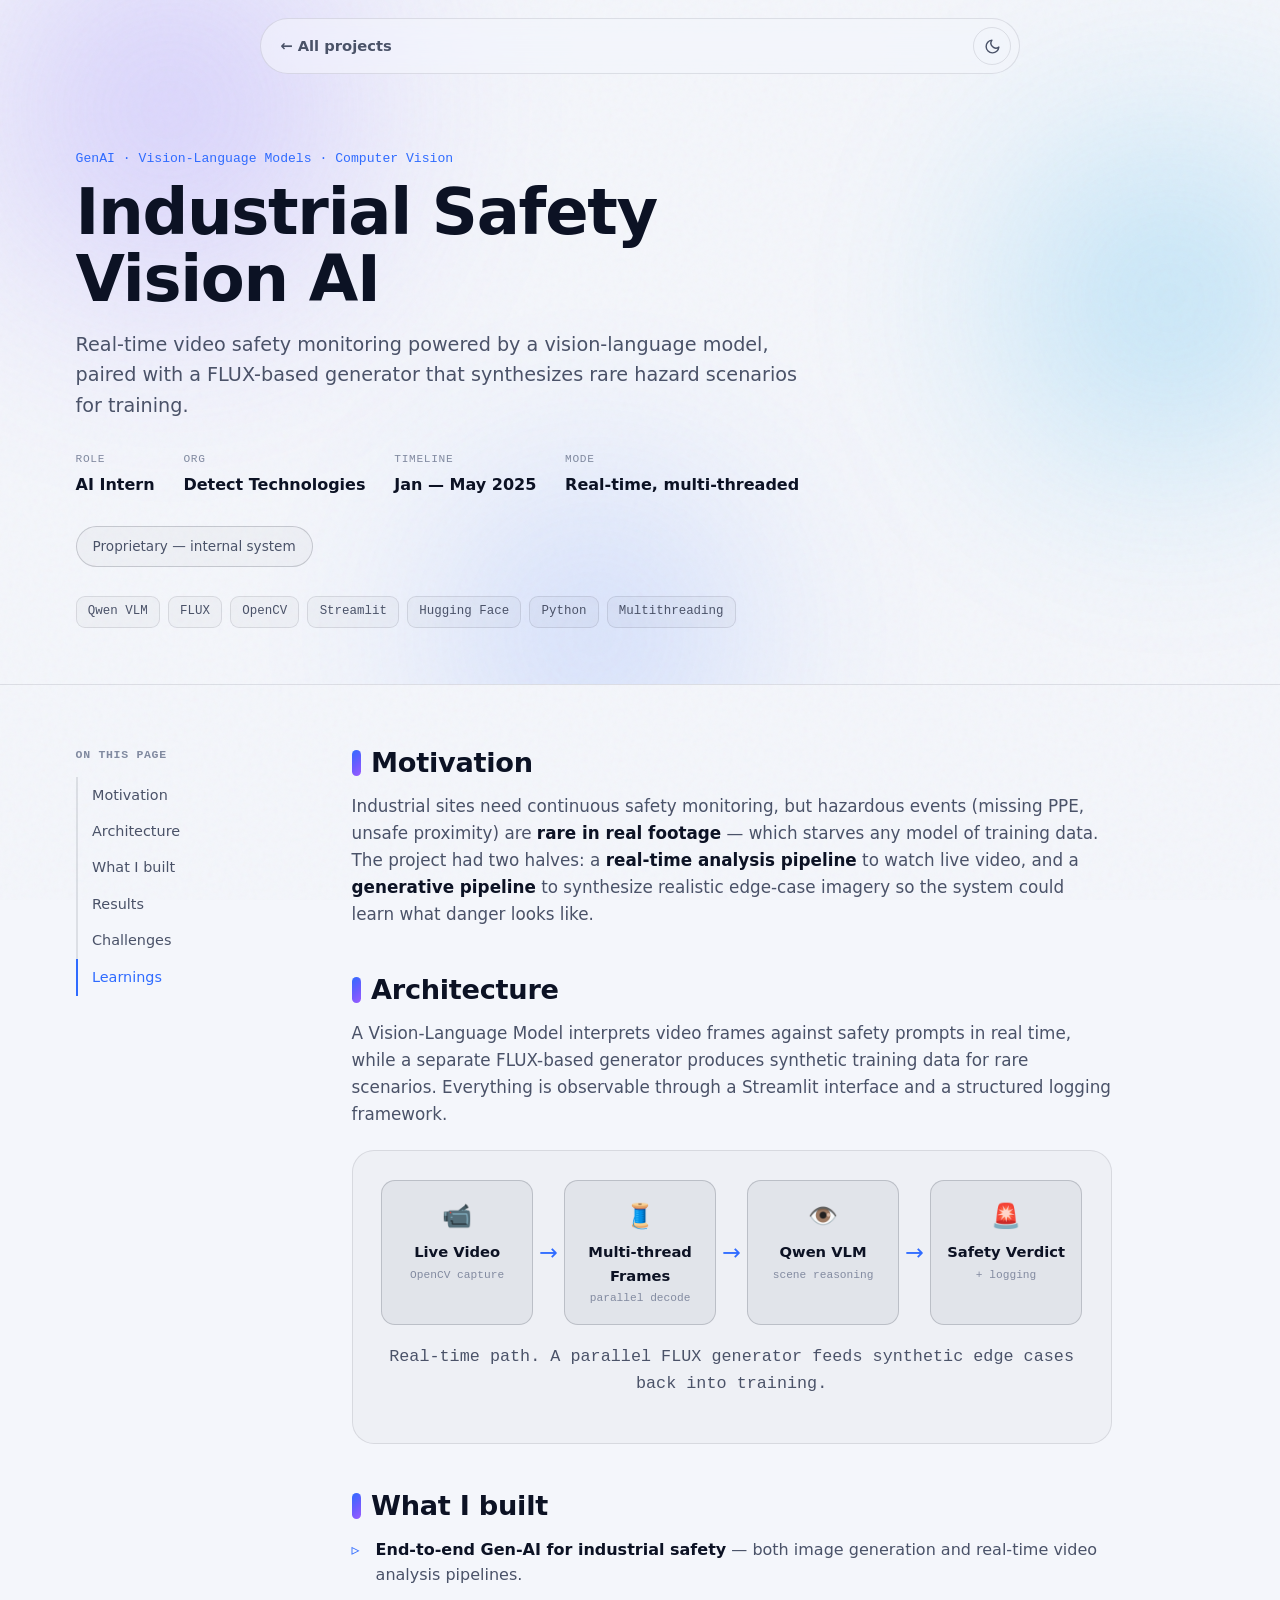
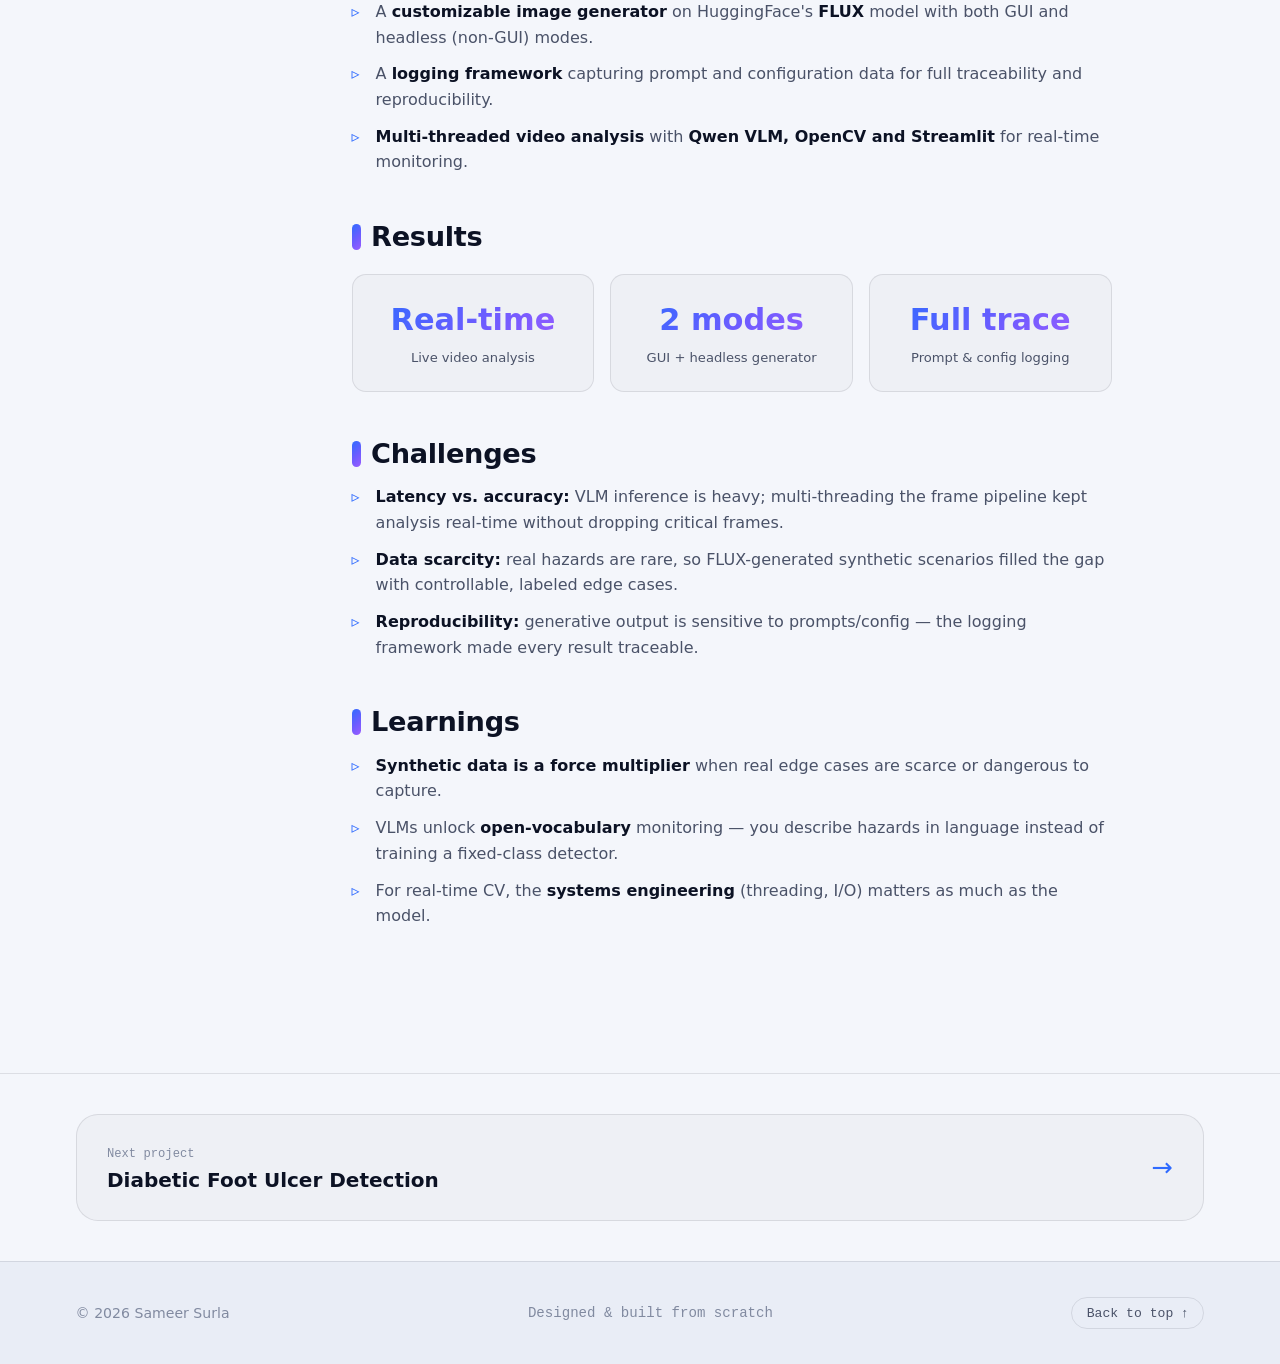
<file: projects/industrial-vision-ai.html>
<!DOCTYPE html>
<html lang="en" data-theme="dark">
<head>
  <meta charset="UTF-8" />
  <meta name="viewport" content="width=device-width, initial-scale=1.0" />
  <title>Industrial Safety Vision AI — Sameer Surla</title>
  <meta name="description" content="Real-time industrial safety monitoring with Qwen VLM and a FLUX-based synthetic image generator, built at Detect Technologies." />
  <link rel="icon" type="image/svg+xml" href="../assets/favicon.svg" />
  <link rel="preconnect" href="https://api.fontshare.com" crossorigin />
  <link href="https://api.fontshare.com/v2/css?f[]=clash-display@600,700,500&f[]=satoshi@400,500,700,900&f[]=space-mono@400,700&display=swap" rel="stylesheet" />
  <link rel="stylesheet" href="../css/style.css" />
  <link rel="stylesheet" href="../css/project.css" />
</head>
<body>
  <div class="grain" aria-hidden="true"></div>
  <div class="cursor-glow" id="cursorGlow" aria-hidden="true"></div>
  <div class="scroll-progress" id="scrollProgress"></div>

  <header class="nav proj-nav" id="nav">
    <div class="nav-pill">
      <a href="../index.html#projects" class="back-link">← All projects</a>
      <div class="nav-right" style="margin-left:auto">
        <button class="theme-toggle" id="themeToggle" aria-label="Toggle theme">
          <svg class="icon-sun" viewBox="0 0 24 24" width="17" height="17" fill="none" stroke="currentColor" stroke-width="2" stroke-linecap="round"><circle cx="12" cy="12" r="4"/><path d="M12 2v2M12 20v2M4.93 4.93l1.41 1.41M17.66 17.66l1.41 1.41M2 12h2M20 12h2M6.34 17.66l-1.41 1.41M19.07 4.93l-1.41 1.41"/></svg>
          <svg class="icon-moon" viewBox="0 0 24 24" width="17" height="17" fill="none" stroke="currentColor" stroke-width="2" stroke-linecap="round" stroke-linejoin="round"><path d="M21 12.79A9 9 0 1 1 11.21 3 7 7 0 0 0 21 12.79z"/></svg>
        </button>
      </div>
    </div>
  </header>

  <section class="case-hero">
    <div class="aurora" aria-hidden="true"><div class="aurora-blob a1"></div><div class="aurora-blob a2"></div><div class="aurora-blob a3"></div></div>
    <div class="container">
      <span class="case-cat">GenAI · Vision-Language Models · Computer Vision</span>
      <h1 class="case-title">Industrial Safety Vision AI</h1>
      <p class="case-tagline">Real-time video safety monitoring powered by a vision-language model, paired with a FLUX-based generator that synthesizes rare hazard scenarios for training.</p>
      <dl class="case-meta">
        <div><dt>Role</dt><dd>AI Intern</dd></div>
        <div><dt>Org</dt><dd>Detect Technologies</dd></div>
        <div><dt>Timeline</dt><dd>Jan — May 2025</dd></div>
        <div><dt>Mode</dt><dd>Real-time, multi-threaded</dd></div>
      </dl>
      <div class="case-links"><span class="note-pill">Proprietary — internal system</span></div>
      <div class="case-stack"><span>Qwen VLM</span><span>FLUX</span><span>OpenCV</span><span>Streamlit</span><span>Hugging Face</span><span>Python</span><span>Multithreading</span></div>
    </div>
  </section>

  <div class="case">
    <div class="container case-grid">
      <aside class="toc">
        <h4>On this page</h4>
        <a href="#motivation">Motivation</a>
        <a href="#architecture">Architecture</a>
        <a href="#build">What I built</a>
        <a href="#results">Results</a>
        <a href="#challenges">Challenges</a>
        <a href="#learnings">Learnings</a>
      </aside>

      <div class="case-content">
        <section class="block" id="motivation">
          <h2>Motivation</h2>
          <p>Industrial sites need continuous safety monitoring, but hazardous events (missing PPE, unsafe proximity) are <strong>rare in real footage</strong> — which starves any model of training data. The project had two halves: a <strong>real-time analysis pipeline</strong> to watch live video, and a <strong>generative pipeline</strong> to synthesize realistic edge-case imagery so the system could learn what danger looks like.</p>
        </section>

        <section class="block" id="architecture">
          <h2>Architecture</h2>
          <p>A Vision-Language Model interprets video frames against safety prompts in real time, while a separate FLUX-based generator produces synthetic training data for rare scenarios. Everything is observable through a Streamlit interface and a structured logging framework.</p>
          <div class="arch">
            <div class="flow">
              <div class="node"><span class="ni">📹</span><span class="nt">Live Video</span><span class="ns">OpenCV capture</span></div>
              <div class="flow-arrow">→</div>
              <div class="node"><span class="ni">🧵</span><span class="nt">Multi-thread Frames</span><span class="ns">parallel decode</span></div>
              <div class="flow-arrow">→</div>
              <div class="node"><span class="ni">👁️</span><span class="nt">Qwen VLM</span><span class="ns">scene reasoning</span></div>
              <div class="flow-arrow">→</div>
              <div class="node"><span class="ni">🚨</span><span class="nt">Safety Verdict</span><span class="ns">+ logging</span></div>
            </div>
            <p class="arch-cap">Real-time path. A parallel FLUX generator feeds synthetic edge cases back into training.</p>
          </div>
        </section>

        <section class="block" id="build">
          <h2>What I built</h2>
          <ul class="c-list">
            <li><strong>End-to-end Gen-AI for industrial safety</strong> — both image generation and real-time video analysis pipelines.</li>
            <li>A <strong>customizable image generator</strong> on HuggingFace's <strong>FLUX</strong> model with both GUI and headless (non-GUI) modes.</li>
            <li>A <strong>logging framework</strong> capturing prompt and configuration data for full traceability and reproducibility.</li>
            <li><strong>Multi-threaded video analysis</strong> with <strong>Qwen VLM, OpenCV and Streamlit</strong> for real-time monitoring.</li>
          </ul>
        </section>

        <section class="block" id="results">
          <h2>Results</h2>
          <div class="metrics">
            <div class="metric"><b>Real-time</b><span>Live video analysis</span></div>
            <div class="metric"><b>2 modes</b><span>GUI + headless generator</span></div>
            <div class="metric"><b>Full trace</b><span>Prompt &amp; config logging</span></div>
          </div>
        </section>

        <section class="block" id="challenges">
          <h2>Challenges</h2>
          <ul class="c-list">
            <li><strong>Latency vs. accuracy:</strong> VLM inference is heavy; multi-threading the frame pipeline kept analysis real-time without dropping critical frames.</li>
            <li><strong>Data scarcity:</strong> real hazards are rare, so FLUX-generated synthetic scenarios filled the gap with controllable, labeled edge cases.</li>
            <li><strong>Reproducibility:</strong> generative output is sensitive to prompts/config — the logging framework made every result traceable.</li>
          </ul>
        </section>

        <section class="block" id="learnings">
          <h2>Learnings</h2>
          <ul class="c-list">
            <li><strong>Synthetic data is a force multiplier</strong> when real edge cases are scarce or dangerous to capture.</li>
            <li>VLMs unlock <strong>open-vocabulary</strong> monitoring — you describe hazards in language instead of training a fixed-class detector.</li>
            <li>For real-time CV, the <strong>systems engineering</strong> (threading, I/O) matters as much as the model.</li>
          </ul>
        </section>

        <!--
          ============================================================
          DEMO & VISUALS — hidden for now. Uncomment when ready.
          (Internal system; add a screen recording of the Streamlit UI + sample frames.)
          ============================================================
        <section class="block" id="media">
          <h2>Demo &amp; visuals</h2>
          <p>Add a screen recording of the monitoring UI and sample generated frames here.</p>
        </section>
        -->
      </div>
    </div>
  </div>

  <div class="case-next">
    <div class="container">
      <a href="diabetic-ulcer-detection.html">
        <span><span class="cn-label">Next project</span><br /><span class="cn-title">Diabetic Foot Ulcer Detection</span></span>
        <span class="cn-arrow">→</span>
      </a>
    </div>
  </div>

  <footer class="footer">
    <div class="container footer-inner">
      <span>© <span id="year"></span> Sameer Surla</span>
      <span class="footer-mark">Designed &amp; built from scratch</span>
      <button class="to-top" id="toTop" aria-label="Back to top">Back to top ↑</button>
    </div>
  </footer>

  <script src="../js/main.js"></script>
</body>
</html>
</file>
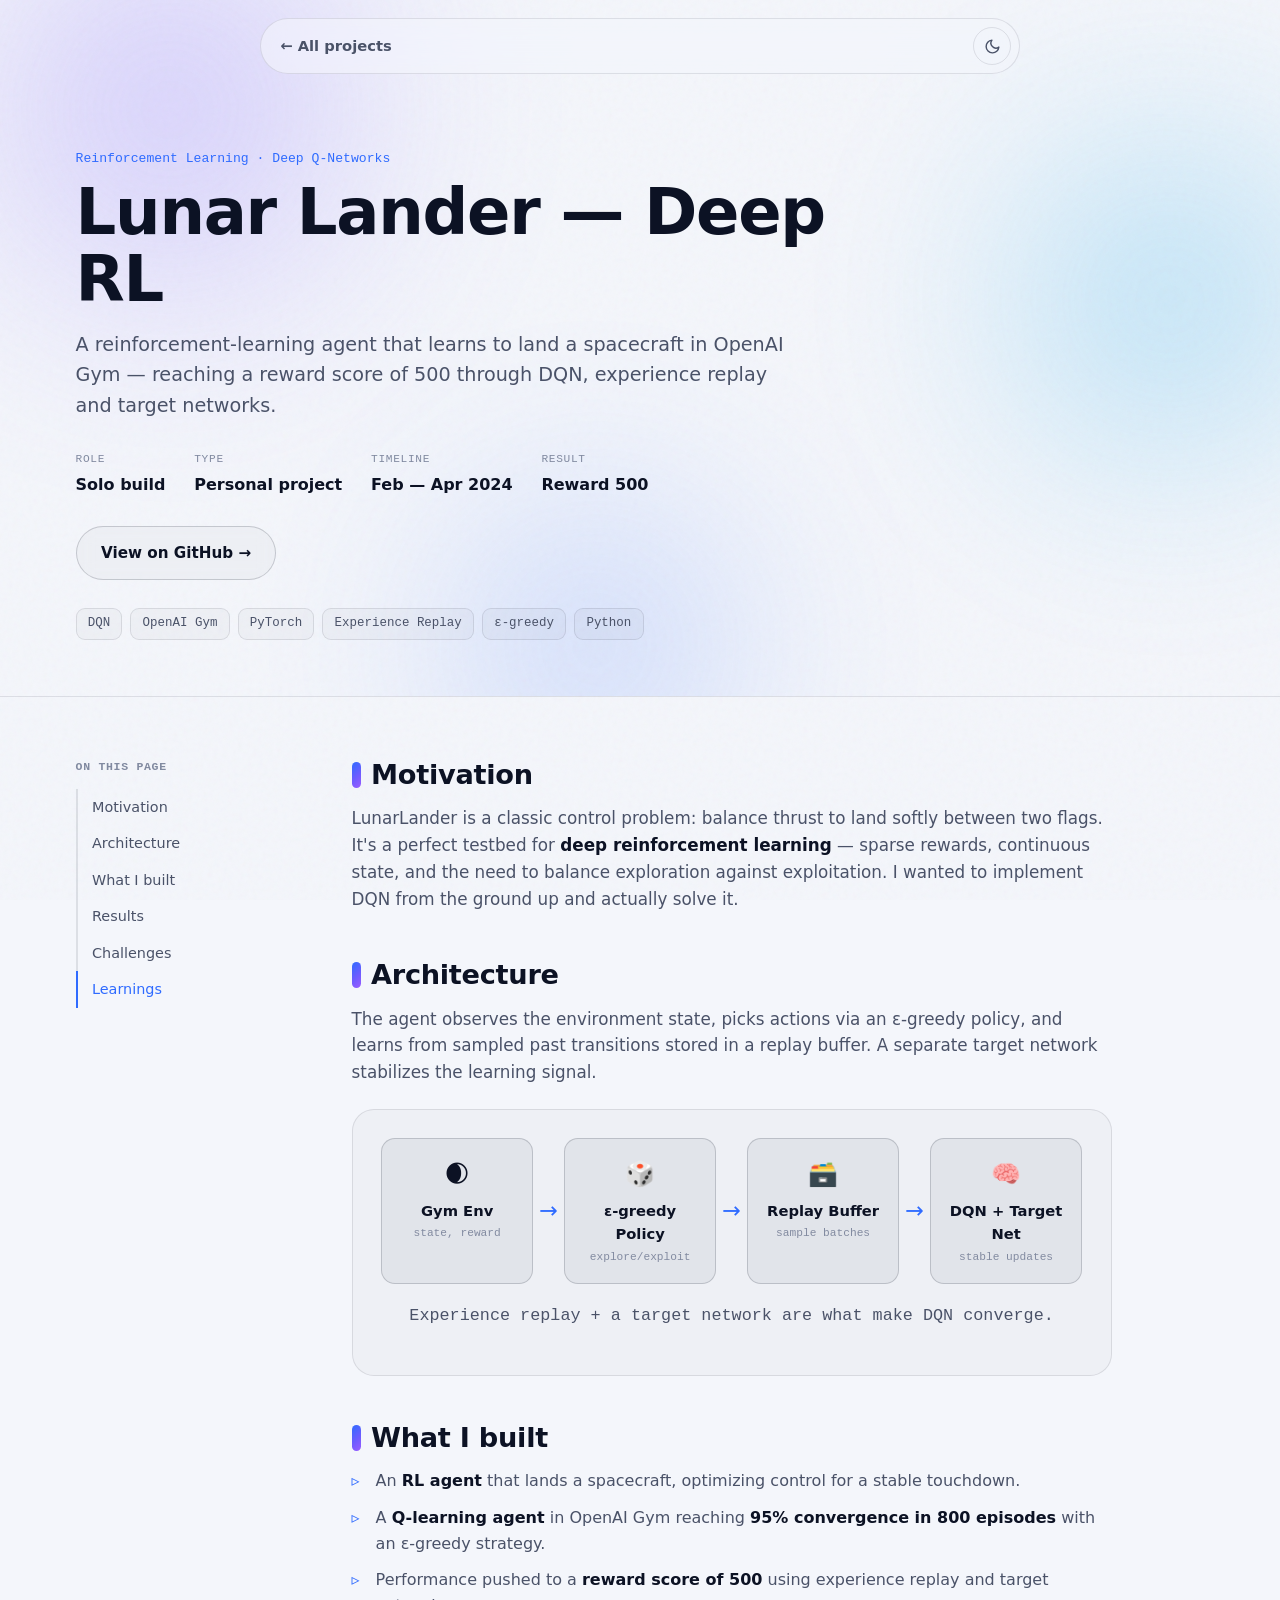
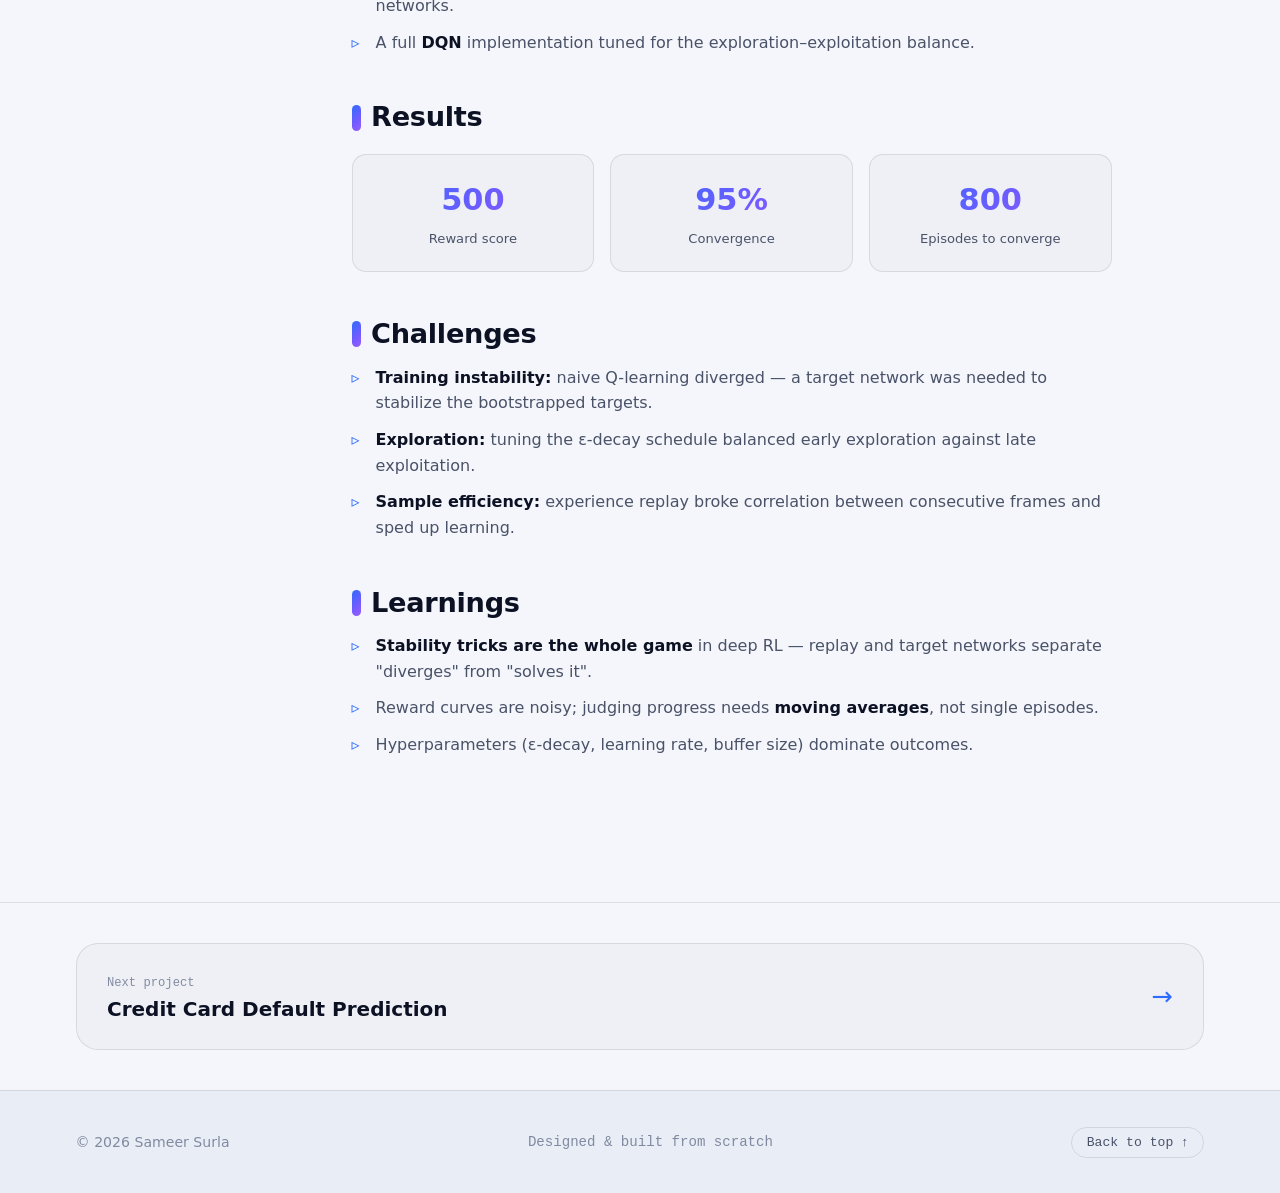
<file: projects/lunar-lander-rl.html>
<!DOCTYPE html>
<html lang="en" data-theme="dark">
<head>
  <meta charset="UTF-8" />
  <meta name="viewport" content="width=device-width, initial-scale=1.0" />
  <title>Lunar Lander — Deep RL — Sameer Surla</title>
  <meta name="description" content="A DQN reinforcement-learning agent that lands a craft in OpenAI Gym, reaching a reward score of 500 via experience replay and target networks." />
  <link rel="icon" type="image/svg+xml" href="../assets/favicon.svg" />
  <link rel="preconnect" href="https://api.fontshare.com" crossorigin />
  <link href="https://api.fontshare.com/v2/css?f[]=clash-display@600,700,500&f[]=satoshi@400,500,700,900&f[]=space-mono@400,700&display=swap" rel="stylesheet" />
  <link rel="stylesheet" href="../css/style.css" />
  <link rel="stylesheet" href="../css/project.css" />
</head>
<body>
  <div class="grain" aria-hidden="true"></div>
  <div class="cursor-glow" id="cursorGlow" aria-hidden="true"></div>
  <div class="scroll-progress" id="scrollProgress"></div>

  <header class="nav proj-nav" id="nav">
    <div class="nav-pill">
      <a href="../index.html#projects" class="back-link">← All projects</a>
      <div class="nav-right" style="margin-left:auto">
        <button class="theme-toggle" id="themeToggle" aria-label="Toggle theme">
          <svg class="icon-sun" viewBox="0 0 24 24" width="17" height="17" fill="none" stroke="currentColor" stroke-width="2" stroke-linecap="round"><circle cx="12" cy="12" r="4"/><path d="M12 2v2M12 20v2M4.93 4.93l1.41 1.41M17.66 17.66l1.41 1.41M2 12h2M20 12h2M6.34 17.66l-1.41 1.41M19.07 4.93l-1.41 1.41"/></svg>
          <svg class="icon-moon" viewBox="0 0 24 24" width="17" height="17" fill="none" stroke="currentColor" stroke-width="2" stroke-linecap="round" stroke-linejoin="round"><path d="M21 12.79A9 9 0 1 1 11.21 3 7 7 0 0 0 21 12.79z"/></svg>
        </button>
      </div>
    </div>
  </header>

  <section class="case-hero">
    <div class="aurora" aria-hidden="true"><div class="aurora-blob a1"></div><div class="aurora-blob a2"></div><div class="aurora-blob a3"></div></div>
    <div class="container">
      <span class="case-cat">Reinforcement Learning · Deep Q-Networks</span>
      <h1 class="case-title">Lunar Lander — Deep RL</h1>
      <p class="case-tagline">A reinforcement-learning agent that learns to land a spacecraft in OpenAI Gym — reaching a reward score of 500 through DQN, experience replay and target networks.</p>
      <dl class="case-meta">
        <div><dt>Role</dt><dd>Solo build</dd></div>
        <div><dt>Type</dt><dd>Personal project</dd></div>
        <div><dt>Timeline</dt><dd>Feb — Apr 2024</dd></div>
        <div><dt>Result</dt><dd>Reward 500</dd></div>
      </dl>
      <div class="case-links"><a href="https://github.com/sameersurla-iitm" target="_blank" rel="noopener" class="btn btn-glass">View on GitHub →</a></div>
      <div class="case-stack"><span>DQN</span><span>OpenAI Gym</span><span>PyTorch</span><span>Experience Replay</span><span>ε-greedy</span><span>Python</span></div>
    </div>
  </section>

  <div class="case">
    <div class="container case-grid">
      <aside class="toc">
        <h4>On this page</h4>
        <a href="#motivation">Motivation</a>
        <a href="#architecture">Architecture</a>
        <a href="#build">What I built</a>
        <a href="#results">Results</a>
        <a href="#challenges">Challenges</a>
        <a href="#learnings">Learnings</a>
      </aside>

      <div class="case-content">
        <section class="block" id="motivation">
          <h2>Motivation</h2>
          <p>LunarLander is a classic control problem: balance thrust to land softly between two flags. It's a perfect testbed for <strong>deep reinforcement learning</strong> — sparse rewards, continuous state, and the need to balance exploration against exploitation. I wanted to implement DQN from the ground up and actually solve it.</p>
        </section>

        <section class="block" id="architecture">
          <h2>Architecture</h2>
          <p>The agent observes the environment state, picks actions via an ε-greedy policy, and learns from sampled past transitions stored in a replay buffer. A separate target network stabilizes the learning signal.</p>
          <div class="arch">
            <div class="flow">
              <div class="node"><span class="ni">🌒</span><span class="nt">Gym Env</span><span class="ns">state, reward</span></div>
              <div class="flow-arrow">→</div>
              <div class="node"><span class="ni">🎲</span><span class="nt">ε-greedy Policy</span><span class="ns">explore/exploit</span></div>
              <div class="flow-arrow">→</div>
              <div class="node"><span class="ni">🗃️</span><span class="nt">Replay Buffer</span><span class="ns">sample batches</span></div>
              <div class="flow-arrow">→</div>
              <div class="node"><span class="ni">🧠</span><span class="nt">DQN + Target Net</span><span class="ns">stable updates</span></div>
            </div>
            <p class="arch-cap">Experience replay + a target network are what make DQN converge.</p>
          </div>
        </section>

        <section class="block" id="build">
          <h2>What I built</h2>
          <ul class="c-list">
            <li>An <strong>RL agent</strong> that lands a spacecraft, optimizing control for a stable touchdown.</li>
            <li>A <strong>Q-learning agent</strong> in OpenAI Gym reaching <strong>95% convergence in 800 episodes</strong> with an ε-greedy strategy.</li>
            <li>Performance pushed to a <strong>reward score of 500</strong> using experience replay and target networks.</li>
            <li>A full <strong>DQN</strong> implementation tuned for the exploration–exploitation balance.</li>
          </ul>
        </section>

        <section class="block" id="results">
          <h2>Results</h2>
          <div class="metrics">
            <div class="metric"><b>500</b><span>Reward score</span></div>
            <div class="metric"><b>95%</b><span>Convergence</span></div>
            <div class="metric"><b>800</b><span>Episodes to converge</span></div>
          </div>
        </section>

        <section class="block" id="challenges">
          <h2>Challenges</h2>
          <ul class="c-list">
            <li><strong>Training instability:</strong> naive Q-learning diverged — a target network was needed to stabilize the bootstrapped targets.</li>
            <li><strong>Exploration:</strong> tuning the ε-decay schedule balanced early exploration against late exploitation.</li>
            <li><strong>Sample efficiency:</strong> experience replay broke correlation between consecutive frames and sped up learning.</li>
          </ul>
        </section>

        <section class="block" id="learnings">
          <h2>Learnings</h2>
          <ul class="c-list">
            <li><strong>Stability tricks are the whole game</strong> in deep RL — replay and target networks separate "diverges" from "solves it".</li>
            <li>Reward curves are noisy; judging progress needs <strong>moving averages</strong>, not single episodes.</li>
            <li>Hyperparameters (ε-decay, learning rate, buffer size) dominate outcomes.</li>
          </ul>
        </section>

        <!--
          ============================================================
          DEMO & VISUALS — hidden for now. Uncomment when ready.
          Tip: record the agent landing (Gym renders to MP4/GIF) + the reward curve.
          ============================================================
        <section class="block" id="media">
          <h2>Demo &amp; visuals</h2>
          <p>Add a GIF/MP4 of the trained agent landing and the reward-vs-episode curve here.</p>
        </section>
        -->
      </div>
    </div>
  </div>

  <div class="case-next">
    <div class="container">
      <a href="credit-default-prediction.html">
        <span><span class="cn-label">Next project</span><br /><span class="cn-title">Credit Card Default Prediction</span></span>
        <span class="cn-arrow">→</span>
      </a>
    </div>
  </div>

  <footer class="footer">
    <div class="container footer-inner">
      <span>© <span id="year"></span> Sameer Surla</span>
      <span class="footer-mark">Designed &amp; built from scratch</span>
      <button class="to-top" id="toTop" aria-label="Back to top">Back to top ↑</button>
    </div>
  </footer>

  <script src="../js/main.js"></script>
</body>
</html>
</file>
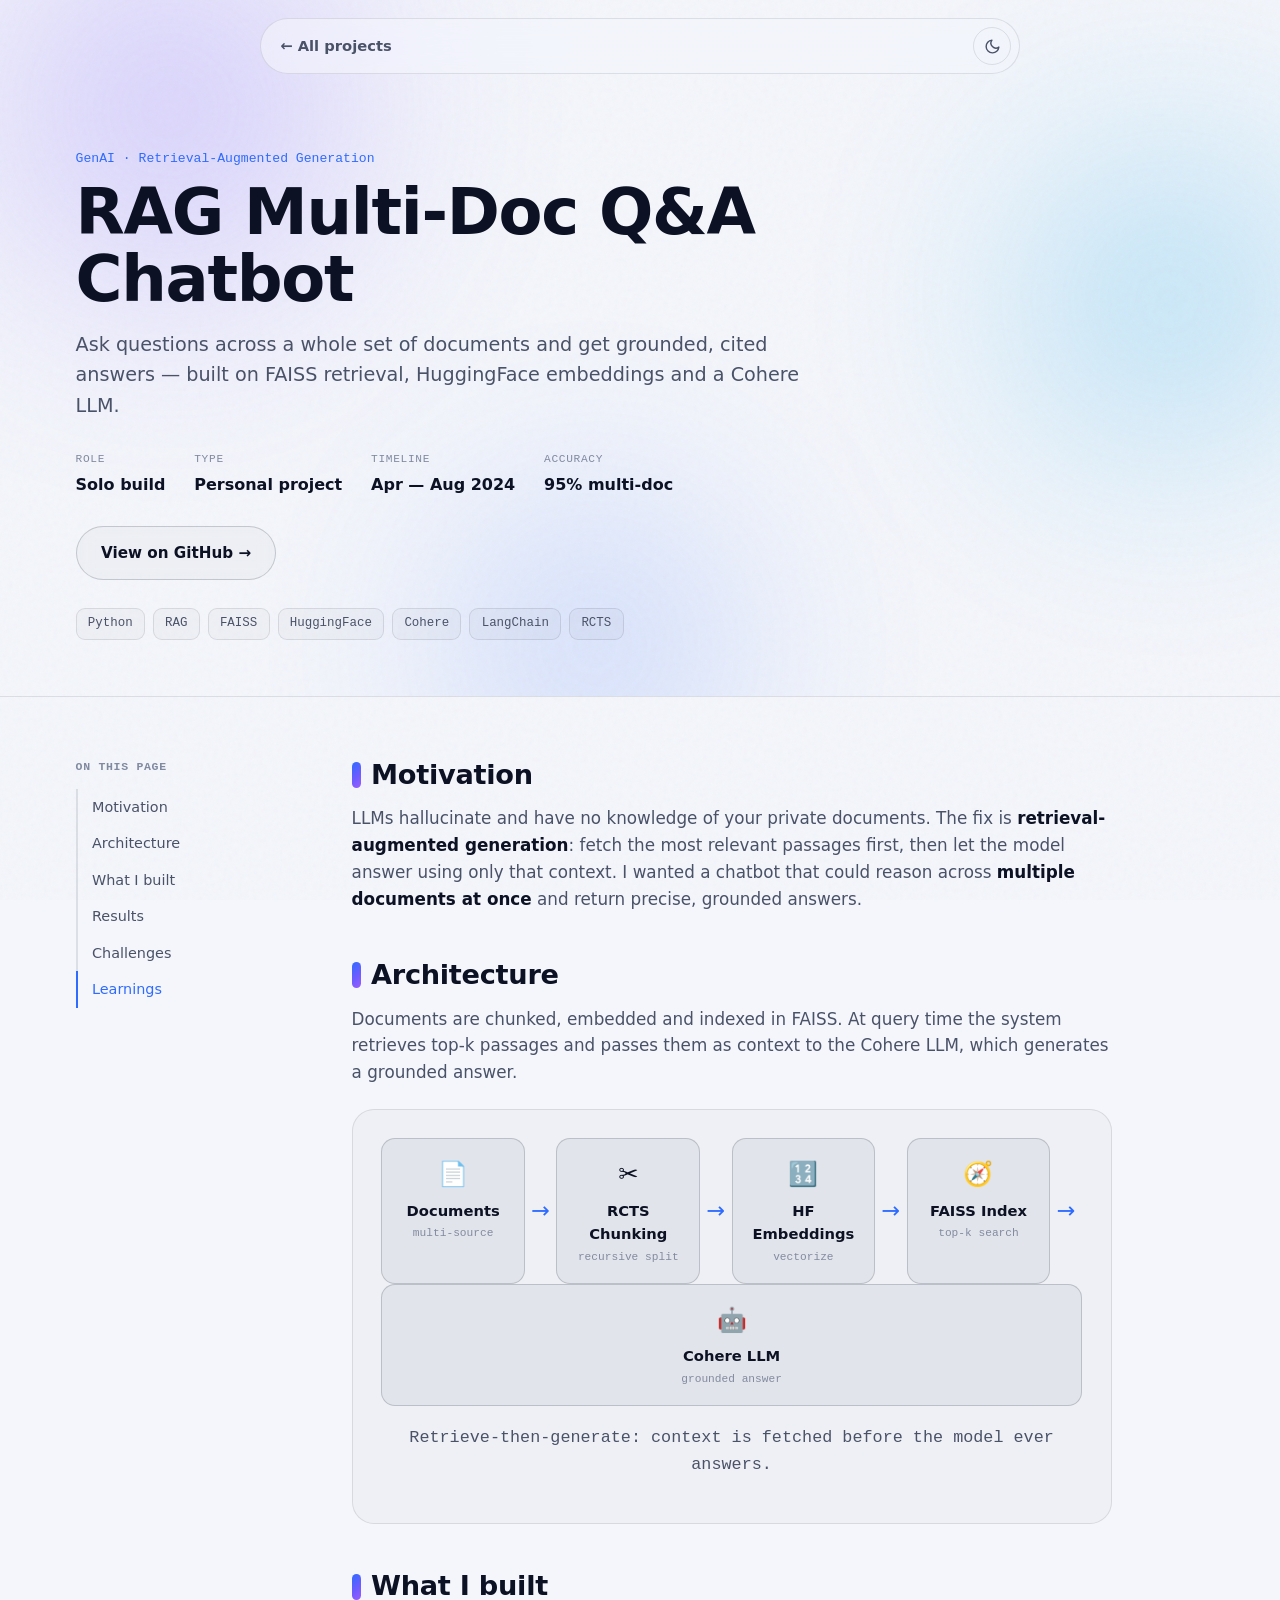
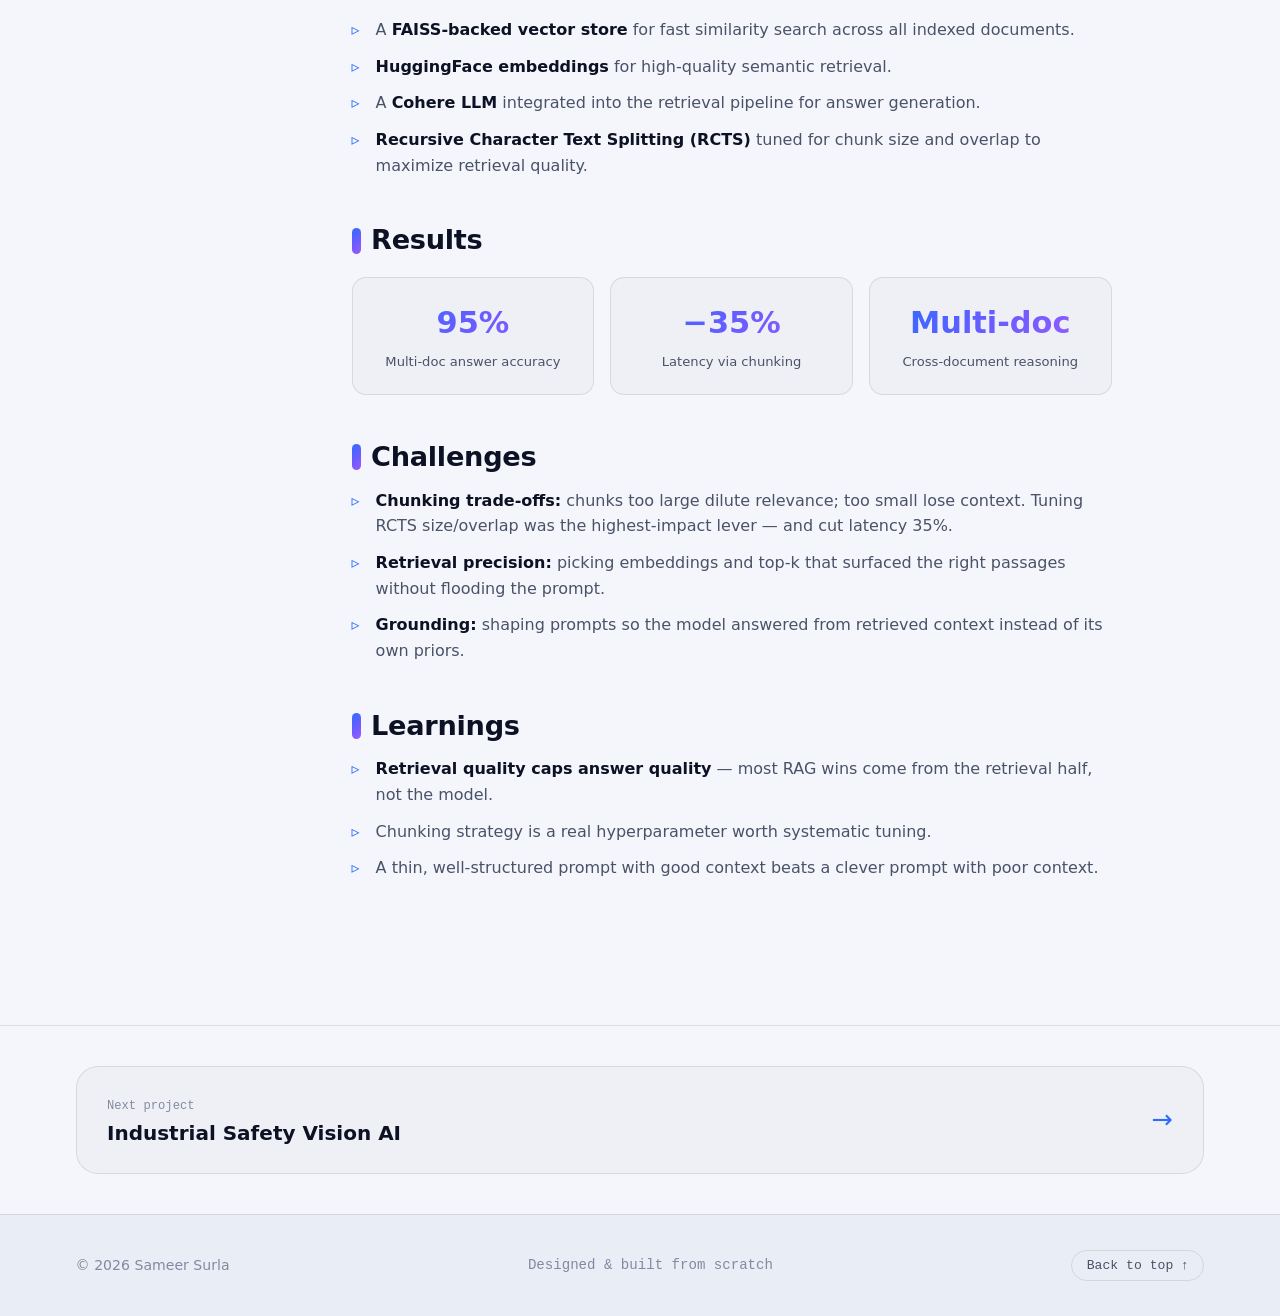
<file: projects/rag-chatbot.html>
<!DOCTYPE html>
<html lang="en" data-theme="dark">
<head>
  <meta charset="UTF-8" />
  <meta name="viewport" content="width=device-width, initial-scale=1.0" />
  <title>RAG Multi-Doc Q&amp;A Chatbot — Sameer Surla</title>
  <meta name="description" content="A retrieval-augmented multi-document Q&A chatbot using FAISS, HuggingFace embeddings and Cohere — 95% answer accuracy, 35% lower latency." />
  <link rel="icon" type="image/svg+xml" href="../assets/favicon.svg" />
  <link rel="preconnect" href="https://api.fontshare.com" crossorigin />
  <link href="https://api.fontshare.com/v2/css?f[]=clash-display@600,700,500&f[]=satoshi@400,500,700,900&f[]=space-mono@400,700&display=swap" rel="stylesheet" />
  <link rel="stylesheet" href="../css/style.css" />
  <link rel="stylesheet" href="../css/project.css" />
</head>
<body>
  <div class="grain" aria-hidden="true"></div>
  <div class="cursor-glow" id="cursorGlow" aria-hidden="true"></div>
  <div class="scroll-progress" id="scrollProgress"></div>

  <header class="nav proj-nav" id="nav">
    <div class="nav-pill">
      <a href="../index.html#projects" class="back-link">← All projects</a>
      <div class="nav-right" style="margin-left:auto">
        <button class="theme-toggle" id="themeToggle" aria-label="Toggle theme">
          <svg class="icon-sun" viewBox="0 0 24 24" width="17" height="17" fill="none" stroke="currentColor" stroke-width="2" stroke-linecap="round"><circle cx="12" cy="12" r="4"/><path d="M12 2v2M12 20v2M4.93 4.93l1.41 1.41M17.66 17.66l1.41 1.41M2 12h2M20 12h2M6.34 17.66l-1.41 1.41M19.07 4.93l-1.41 1.41"/></svg>
          <svg class="icon-moon" viewBox="0 0 24 24" width="17" height="17" fill="none" stroke="currentColor" stroke-width="2" stroke-linecap="round" stroke-linejoin="round"><path d="M21 12.79A9 9 0 1 1 11.21 3 7 7 0 0 0 21 12.79z"/></svg>
        </button>
      </div>
    </div>
  </header>

  <section class="case-hero">
    <div class="aurora" aria-hidden="true"><div class="aurora-blob a1"></div><div class="aurora-blob a2"></div><div class="aurora-blob a3"></div></div>
    <div class="container">
      <span class="case-cat">GenAI · Retrieval-Augmented Generation</span>
      <h1 class="case-title">RAG Multi-Doc Q&amp;A Chatbot</h1>
      <p class="case-tagline">Ask questions across a whole set of documents and get grounded, cited answers — built on FAISS retrieval, HuggingFace embeddings and a Cohere LLM.</p>
      <dl class="case-meta">
        <div><dt>Role</dt><dd>Solo build</dd></div>
        <div><dt>Type</dt><dd>Personal project</dd></div>
        <div><dt>Timeline</dt><dd>Apr — Aug 2024</dd></div>
        <div><dt>Accuracy</dt><dd>95% multi-doc</dd></div>
      </dl>
      <div class="case-links"><a href="https://github.com/sameersurla-iitm" target="_blank" rel="noopener" class="btn btn-glass">View on GitHub →</a></div>
      <div class="case-stack"><span>Python</span><span>RAG</span><span>FAISS</span><span>HuggingFace</span><span>Cohere</span><span>LangChain</span><span>RCTS</span></div>
    </div>
  </section>

  <div class="case">
    <div class="container case-grid">
      <aside class="toc">
        <h4>On this page</h4>
        <a href="#motivation">Motivation</a>
        <a href="#architecture">Architecture</a>
        <a href="#build">What I built</a>
        <a href="#results">Results</a>
        <a href="#challenges">Challenges</a>
        <a href="#learnings">Learnings</a>
      </aside>

      <div class="case-content">
        <section class="block" id="motivation">
          <h2>Motivation</h2>
          <p>LLMs hallucinate and have no knowledge of your private documents. The fix is <strong>retrieval-augmented generation</strong>: fetch the most relevant passages first, then let the model answer using only that context. I wanted a chatbot that could reason across <strong>multiple documents at once</strong> and return precise, grounded answers.</p>
        </section>

        <section class="block" id="architecture">
          <h2>Architecture</h2>
          <p>Documents are chunked, embedded and indexed in FAISS. At query time the system retrieves top-k passages and passes them as context to the Cohere LLM, which generates a grounded answer.</p>
          <div class="arch">
            <div class="flow">
              <div class="node"><span class="ni">📄</span><span class="nt">Documents</span><span class="ns">multi-source</span></div>
              <div class="flow-arrow">→</div>
              <div class="node"><span class="ni">✂️</span><span class="nt">RCTS Chunking</span><span class="ns">recursive split</span></div>
              <div class="flow-arrow">→</div>
              <div class="node"><span class="ni">🔢</span><span class="nt">HF Embeddings</span><span class="ns">vectorize</span></div>
              <div class="flow-arrow">→</div>
              <div class="node"><span class="ni">🧭</span><span class="nt">FAISS Index</span><span class="ns">top-k search</span></div>
              <div class="flow-arrow">→</div>
              <div class="node"><span class="ni">🤖</span><span class="nt">Cohere LLM</span><span class="ns">grounded answer</span></div>
            </div>
            <p class="arch-cap">Retrieve-then-generate: context is fetched before the model ever answers.</p>
          </div>
        </section>

        <section class="block" id="build">
          <h2>What I built</h2>
          <ul class="c-list">
            <li>A <strong>FAISS-backed vector store</strong> for fast similarity search across all indexed documents.</li>
            <li><strong>HuggingFace embeddings</strong> for high-quality semantic retrieval.</li>
            <li>A <strong>Cohere LLM</strong> integrated into the retrieval pipeline for answer generation.</li>
            <li><strong>Recursive Character Text Splitting (RCTS)</strong> tuned for chunk size and overlap to maximize retrieval quality.</li>
          </ul>
        </section>

        <section class="block" id="results">
          <h2>Results</h2>
          <div class="metrics">
            <div class="metric"><b>95%</b><span>Multi-doc answer accuracy</span></div>
            <div class="metric"><b>−35%</b><span>Latency via chunking</span></div>
            <div class="metric"><b>Multi-doc</b><span>Cross-document reasoning</span></div>
          </div>
        </section>

        <section class="block" id="challenges">
          <h2>Challenges</h2>
          <ul class="c-list">
            <li><strong>Chunking trade-offs:</strong> chunks too large dilute relevance; too small lose context. Tuning RCTS size/overlap was the highest-impact lever — and cut latency 35%.</li>
            <li><strong>Retrieval precision:</strong> picking embeddings and top-k that surfaced the right passages without flooding the prompt.</li>
            <li><strong>Grounding:</strong> shaping prompts so the model answered from retrieved context instead of its own priors.</li>
          </ul>
        </section>

        <section class="block" id="learnings">
          <h2>Learnings</h2>
          <ul class="c-list">
            <li><strong>Retrieval quality caps answer quality</strong> — most RAG wins come from the retrieval half, not the model.</li>
            <li>Chunking strategy is a real hyperparameter worth systematic tuning.</li>
            <li>A thin, well-structured prompt with good context beats a clever prompt with poor context.</li>
          </ul>
        </section>

        <!--
          ============================================================
          DEMO & VISUALS — hidden for now. Uncomment when ready.
          Tip: deploy as a Gradio app on Hugging Face Spaces (free) and embed it,
          plus add screenshots and a 2-min walkthrough video.
          ============================================================
        <section class="block" id="media">
          <h2>Demo &amp; visuals</h2>
          <p>Add a live demo embed, screenshots and a walkthrough video here.</p>
        </section>
        -->
      </div>
    </div>
  </div>

  <div class="case-next">
    <div class="container">
      <a href="industrial-vision-ai.html">
        <span><span class="cn-label">Next project</span><br /><span class="cn-title">Industrial Safety Vision AI</span></span>
        <span class="cn-arrow">→</span>
      </a>
    </div>
  </div>

  <footer class="footer">
    <div class="container footer-inner">
      <span>© <span id="year"></span> Sameer Surla</span>
      <span class="footer-mark">Designed &amp; built from scratch</span>
      <button class="to-top" id="toTop" aria-label="Back to top">Back to top ↑</button>
    </div>
  </footer>

  <script src="../js/main.js"></script>
</body>
</html>
</file>
<file: css/style.css>
/* =========================================================
   Sameer Surla — Portfolio (Pro)
   Premium aesthetic · bento · aurora · glass · no framework
   ========================================================= */

/* ---------- Tokens ---------- */
:root {
  --bg: #0a0d16;
  --bg-2: #0e1320;
  --glass: rgba(255, 255, 255, 0.045);
  --glass-2: rgba(255, 255, 255, 0.075);
  --border: rgba(255, 255, 255, 0.09);
  --border-2: rgba(255, 255, 255, 0.17);
  --text: #eef1f8;
  --text-dim: #9aa4ba;
  --text-faint: #626d85;
  --accent: #6d9eff;          /* azure — primary */
  --accent-2: #f5c97b;        /* champagne gold — warm highlight */
  --accent-ink: #ffffff;      /* text on cool-gradient fills */
  --live: #34d399;            /* availability dot (green) */
  --violet: #9b8cff;
  --cyan: #38bdf8;
  --indigo: #6366f1;
  --accent-grad: linear-gradient(135deg, #6d9eff 0%, #8b7bff 55%, #b07bff 100%);
  --cta-grad: linear-gradient(135deg, #ffd98a 0%, #f0b25e 100%);
  --cta-ink: #2a1d05;         /* text on gold CTA */
  --radius: 22px;
  --radius-sm: 14px;
  --shadow: 0 24px 70px -28px rgba(0, 0, 0, 0.85);
  --shadow-accent: 0 18px 50px -16px rgba(109, 158, 255, 0.40);
  --maxw: 1180px;
  --font-display: "Clash Display", system-ui, sans-serif;
  --font-body: "Satoshi", system-ui, -apple-system, sans-serif;
  --font-mono: "Space Mono", ui-monospace, monospace;
}

[data-theme="light"] {
  --bg: #f4f6fb;
  --bg-2: #e9edf6;
  --glass: rgba(12, 18, 36, 0.025);
  --glass-2: rgba(12, 18, 36, 0.055);
  --border: rgba(12, 18, 36, 0.10);
  --border-2: rgba(12, 18, 36, 0.18);
  --text: #0c1224;
  --text-dim: #4a5268;
  --text-faint: #818aa0;
  --accent: #2f6bff;          /* deeper azure for light bg */
  --accent-2: #b9822c;        /* bronze-gold for contrast */
  --accent-ink: #ffffff;
  --live: #0f9d6b;
  --violet: #7c5cff;
  --cyan: #0ea5e9;
  --indigo: #4f46e5;
  --accent-grad: linear-gradient(135deg, #2f6bff 0%, #6d5cff 55%, #9b5cff 100%);
  --cta-grad: linear-gradient(135deg, #f5b94e 0%, #e09a36 100%);
  --cta-ink: #2a1d05;
  --shadow: 0 24px 60px -30px rgba(20, 30, 70, 0.28);
  --shadow-accent: 0 16px 44px -16px rgba(47, 107, 255, 0.35);
}

/* ---------- Reset ---------- */
*, *::before, *::after { box-sizing: border-box; }
html { scroll-behavior: smooth; -webkit-text-size-adjust: 100%; }
@media (prefers-reduced-motion: reduce) { html { scroll-behavior: auto; } }
body {
  margin: 0;
  font-family: var(--font-body);
  background: var(--bg);
  color: var(--text);
  line-height: 1.6;
  -webkit-font-smoothing: antialiased;
  overflow-x: hidden;
  transition: background .5s ease, color .5s ease;
}
h1, h2, h3, h4 { font-family: var(--font-display); font-weight: 600; line-height: 1.05; margin: 0; letter-spacing: -0.01em; }
p { margin: 0 0 1rem; }
a { color: inherit; text-decoration: none; }
img { max-width: 100%; display: block; }
ul { margin: 0; padding: 0; list-style: none; }
button { font-family: inherit; cursor: pointer; border: none; background: none; color: inherit; }
.container { width: 100%; max-width: var(--maxw); margin: 0 auto; padding: 0 1.6rem; }
.accent { color: var(--accent); }

.skip-link { position: absolute; left: -999px; top: 0; z-index: 300; background: var(--accent); color: var(--accent-ink); padding: .6rem 1rem; border-radius: 0 0 8px 0; font-weight: 700; }
.skip-link:focus { left: 0; }

/* ---------- Grain + cursor + progress ---------- */
.grain {
  position: fixed; inset: 0; z-index: 1; pointer-events: none; opacity: .04;
  background-image: url("data:image/svg+xml,%3Csvg viewBox='0 0 200 200' xmlns='http://www.w3.org/2000/svg'%3E%3Cfilter id='n'%3E%3CfeTurbulence type='fractalNoise' baseFrequency='0.9' numOctaves='3'/%3E%3C/filter%3E%3Crect width='100%25' height='100%25' filter='url(%23n)'/%3E%3C/svg%3E");
}
.cursor-glow {
  position: fixed; top: 0; left: 0; width: 480px; height: 480px; border-radius: 50%; z-index: 2;
  pointer-events: none; transform: translate(-50%, -50%); opacity: 0; transition: opacity .4s ease;
  background: radial-gradient(circle, rgba(109,158,255,.12), transparent 60%);
  mix-blend-mode: screen;
}
[data-theme="light"] .cursor-glow { background: radial-gradient(circle, rgba(47,107,255,.12), transparent 60%); mix-blend-mode: multiply; }
.scroll-progress { position: fixed; top: 0; left: 0; height: 2px; width: 0%; background: var(--accent-grad); z-index: 200; }

/* ---------- Aurora ---------- */
.aurora { position: absolute; inset: 0; z-index: 0; overflow: hidden; }
.aurora-blob { position: absolute; border-radius: 50%; filter: blur(100px); opacity: .5; }
[data-theme="light"] .aurora-blob { opacity: .35; }
.aurora-blob.a1 { width: 540px; height: 540px; background: radial-gradient(circle, var(--violet), transparent 70%); top: -160px; left: -100px; animation: drift1 18s ease-in-out infinite; }
.aurora-blob.a2 { width: 460px; height: 460px; background: radial-gradient(circle, var(--cyan), transparent 70%); top: 10%; right: -120px; animation: drift2 22s ease-in-out infinite; }
.aurora-blob.a3 { width: 420px; height: 420px; background: radial-gradient(circle, var(--accent), transparent 70%); bottom: -160px; left: 30%; animation: drift3 20s ease-in-out infinite; opacity: .28; }
@keyframes drift1 { 0%,100%{transform:translate(0,0) scale(1)} 50%{transform:translate(60px,40px) scale(1.1)} }
@keyframes drift2 { 0%,100%{transform:translate(0,0) scale(1)} 50%{transform:translate(-50px,60px) scale(1.05)} }
@keyframes drift3 { 0%,100%{transform:translate(0,0) scale(1)} 50%{transform:translate(40px,-50px) scale(1.12)} }

/* ---------- Nav ---------- */
.nav { position: fixed; top: 18px; left: 0; right: 0; z-index: 100; display: flex; justify-content: center; padding: 0 1rem; }
.nav-pill {
  display: flex; align-items: center; gap: 1.2rem; width: 100%; max-width: 880px;
  padding: .5rem .5rem .5rem 1.2rem; border-radius: 999px;
  background: color-mix(in srgb, var(--bg) 60%, transparent);
  backdrop-filter: blur(18px) saturate(160%); -webkit-backdrop-filter: blur(18px) saturate(160%);
  border: 1px solid var(--border); box-shadow: var(--shadow);
  transition: border-color .3s, background .3s;
}
.nav-brand { display: flex; align-items: center; gap: .55rem; font-family: var(--font-display); font-weight: 600; font-size: 1.05rem; }
.nav-brand-dot { width: 9px; height: 9px; border-radius: 50%; background: var(--accent-grad); box-shadow: 0 0 12px var(--accent); }
.nav-menu { display: flex; gap: .3rem; margin-left: auto; }
.nav-menu a { padding: .5rem .85rem; border-radius: 999px; font-size: .92rem; font-weight: 500; color: var(--text-dim); transition: .2s; }
.nav-menu a:hover { color: var(--text); background: var(--glass-2); }
.nav-menu a.is-active { color: var(--text); }
.nav-right { display: flex; align-items: center; gap: .5rem; }
.theme-toggle { width: 38px; height: 38px; border-radius: 50%; display: grid; place-items: center; border: 1px solid var(--border); color: var(--text-dim); transition: .2s; }
.theme-toggle:hover { color: var(--text); border-color: var(--border-2); }
.icon-moon { display: none; } [data-theme="light"] .icon-sun { display: none; } [data-theme="light"] .icon-moon { display: block; }
.nav-cta { padding: .55rem 1.1rem; border-radius: 999px; background: var(--cta-grad); color: var(--cta-ink); font-weight: 700; font-size: .9rem; transition: transform .15s, box-shadow .2s; }
.nav-cta:hover { transform: translateY(-2px); box-shadow: 0 14px 36px -12px rgba(240,178,94,.55); }
.nav-burger { display: none; flex-direction: column; gap: 5px; width: 38px; height: 38px; border-radius: 50%; border: 1px solid var(--border); align-items: center; justify-content: center; }
.nav-burger span { width: 16px; height: 2px; background: var(--text); border-radius: 2px; transition: .3s; }
.nav-burger.open span:nth-child(1) { transform: translateY(3.5px) rotate(45deg); }
.nav-burger.open span:nth-child(2) { transform: translateY(-3.5px) rotate(-45deg); }

/* ---------- Buttons ---------- */
.btn { position: relative; display: inline-flex; align-items: center; justify-content: center; gap: .5rem; padding: .85rem 1.5rem; border-radius: 999px; font-weight: 700; font-size: .95rem; transition: transform .15s ease, box-shadow .25s ease, background .2s, border-color .2s, color .2s; will-change: transform; }
.btn-lg { padding: 1rem 1.8rem; font-size: 1rem; }
.btn-primary { background: var(--cta-grad); color: var(--cta-ink); box-shadow: 0 16px 44px -14px rgba(240,178,94,.5); }
.btn-primary:hover { transform: translateY(-3px); box-shadow: 0 26px 60px -16px rgba(240,178,94,.6); }
.btn-glass { background: var(--glass); border: 1px solid var(--border-2); color: var(--text); backdrop-filter: blur(8px); }
.btn-glass:hover { transform: translateY(-3px); background: var(--glass-2); }

/* ---------- Hero ---------- */
.hero { position: relative; min-height: 100vh; display: flex; align-items: center; padding: 7rem 0 3rem; }
.hero-grid { position: relative; z-index: 2; display: grid; grid-template-columns: 1.25fr .9fr; gap: 3rem; align-items: center; }
.hero-badge { display: inline-flex; align-items: center; gap: .55rem; font-family: var(--font-mono); font-size: .8rem; color: var(--text-dim); background: var(--glass); border: 1px solid var(--border); padding: .45rem .9rem; border-radius: 999px; margin-bottom: 1.6rem; }
.ping { width: 8px; height: 8px; border-radius: 50%; background: var(--live); box-shadow: 0 0 0 0 color-mix(in srgb, var(--live) 60%, transparent); animation: ping 2s infinite; flex: none; }
@keyframes ping { 0%{box-shadow:0 0 0 0 color-mix(in srgb,var(--live) 55%,transparent)} 70%{box-shadow:0 0 0 9px transparent} 100%{box-shadow:0 0 0 0 transparent} }
.hero-name { font-size: clamp(3rem, 8vw, 6rem); font-weight: 600; letter-spacing: -0.03em; line-height: .98; }
.hero-role { font-size: clamp(1.4rem, 3.5vw, 2.4rem); font-family: var(--font-display); font-weight: 500; margin: .6rem 0 1.4rem; color: var(--text-dim); }
#rotator { position: relative; }
#rotator::after { content: "|"; color: var(--accent); -webkit-text-fill-color: var(--accent); animation: blink 1s step-end infinite; font-weight: 400; }
@keyframes blink { 50% { opacity: 0; } }
.hero-desc { font-size: 1.1rem; color: var(--text-dim); max-width: 36rem; margin-bottom: 2rem; }
.hero-desc strong { color: var(--text); font-weight: 700; }
.hero-actions { display: flex; gap: .9rem; flex-wrap: wrap; margin-bottom: 2rem; }
.hero-meta { display: flex; gap: .7rem; }
.hero-social { width: 46px; height: 46px; border-radius: 50%; display: grid; place-items: center; border: 1px solid var(--border); color: var(--text-dim); background: var(--glass); transition: .25s; }
.hero-social:hover { color: var(--accent); border-color: var(--accent); transform: translateY(-4px); box-shadow: var(--shadow-accent); }

/* Hero photo */
.hero-photo-wrap { position: relative; width: min(100%, 400px); margin: 0 auto; aspect-ratio: 1 / 1; }
.hero-photo { position: absolute; inset: 0; border-radius: 28px; overflow: hidden; border: 1px solid var(--border-2); box-shadow: var(--shadow); z-index: 1; }
.hero-photo img { width: 100%; height: 100%; object-fit: cover; object-position: center 18%; }
.hero-photo-ring { position: absolute; inset: -14px; border-radius: 40px; background: conic-gradient(from 0deg, var(--accent), var(--cyan), var(--violet), var(--accent-2), var(--accent)); filter: blur(16px); opacity: .5; z-index: 0; animation: spin 12s linear infinite; }
@keyframes spin { to { transform: rotate(360deg); } }
.hero-photo-chip { position: absolute; z-index: 2; display: flex; flex-direction: column; gap: .1rem; padding: .6rem .9rem; border-radius: 14px; background: color-mix(in srgb, var(--bg) 75%, transparent); backdrop-filter: blur(12px); border: 1px solid var(--border-2); box-shadow: var(--shadow); }
.chip-top { top: 18px; right: -26px; animation: floaty 5s ease-in-out infinite; }
.chip-bottom { bottom: 18px; left: -26px; animation: floaty 6s ease-in-out infinite reverse; }
@keyframes floaty { 0%,100%{transform:translateY(0)} 50%{transform:translateY(-8px)} }
.chip-k { font-family: var(--font-mono); font-size: .66rem; color: var(--accent); text-transform: uppercase; letter-spacing: .08em; }
.chip-v { font-weight: 700; font-size: .85rem; }

.scroll-cue { position: absolute; bottom: 26px; left: 50%; transform: translateX(-50%); width: 24px; height: 40px; border: 2px solid var(--border-2); border-radius: 14px; z-index: 2; }
.scroll-cue span { position: absolute; top: 7px; left: 50%; transform: translateX(-50%); width: 4px; height: 8px; border-radius: 4px; background: var(--accent); animation: scrolld 1.8s infinite; }
@keyframes scrolld { 0%{opacity:0;transform:translate(-50%,0)} 40%{opacity:1} 80%{opacity:0;transform:translate(-50%,15px)} 100%{opacity:0} }

/* ---------- Marquee ---------- */
.marquee { position: relative; z-index: 2; overflow: hidden; border-block: 1px solid var(--border); background: var(--bg-2); padding: 1.1rem 0; }
.marquee-track { display: flex; align-items: center; gap: 1.6rem; white-space: nowrap; width: max-content; animation: marquee 32s linear infinite; }
.marquee-track span { font-family: var(--font-display); font-weight: 500; font-size: 1.4rem; color: var(--text); }
.marquee-track i { color: var(--accent); font-style: normal; font-size: 1rem; }
.marquee:hover .marquee-track { animation-play-state: paused; }
@keyframes marquee { to { transform: translateX(-50%); } }

/* ---------- Sections ---------- */
.section { position: relative; z-index: 2; padding: 7rem 0; }
.sec-head { margin-bottom: 3rem; }
.sec-kicker { font-family: var(--font-mono); font-size: .82rem; color: var(--accent); letter-spacing: .04em; }
.sec-title { font-size: clamp(2rem, 5vw, 3.4rem); font-weight: 600; margin-top: .5rem; letter-spacing: -0.02em; }
.sec-lead { color: var(--text-dim); font-size: 1.05rem; margin-top: .8rem; max-width: 44rem; }

/* ---------- Bento ---------- */
.bento { display: grid; grid-template-columns: repeat(4, 1fr); grid-auto-rows: minmax(150px, auto); gap: 1.1rem; }
.bento-card { position: relative; background: var(--glass); border: 1px solid var(--border); border-radius: var(--radius); padding: 1.6rem; transition: transform .3s cubic-bezier(.2,.7,.2,1), border-color .3s, background .3s; overflow: hidden; }
.bento-card:hover { transform: translateY(-4px); border-color: var(--border-2); background: var(--glass-2); }
.b-bio { grid-column: span 2; grid-row: span 2; display: flex; flex-direction: column; justify-content: center; }
.b-bio h3 { font-size: 1.6rem; margin-bottom: .9rem; line-height: 1.15; }
.b-bio p { color: var(--text-dim); font-size: 1rem; margin: 0; }
.b-stat { grid-column: span 1; display: flex; flex-direction: column; justify-content: center; gap: .3rem; }
.b-stat .stat-num { font-family: var(--font-display); font-size: 2.6rem; font-weight: 600; line-height: 1; }
.b-stat .stat-label { color: var(--text-dim); font-size: .85rem; }
.accent-card { background: var(--accent-grad); border-color: transparent; }
.accent-card .stat-num, .accent-card .stat-label { color: var(--accent-ink); }
.bento-eyebrow { font-family: var(--font-mono); font-size: .72rem; color: var(--accent); text-transform: uppercase; letter-spacing: .08em; }
.b-now { grid-column: span 2; }
.b-now h4, .b-edu h4, .b-loc h4, .b-focus h4 { font-size: 1.3rem; margin: .5rem 0 .3rem; }
.bento-sub { color: var(--text-dim); font-size: .92rem; margin: 0; display: flex; align-items: center; gap: .45rem; }
.bento-mini { color: var(--text-faint); font-size: .86rem; margin: .6rem 0 0; }
.b-edu { grid-column: span 2; }
.b-focus { grid-column: span 2; }
.focus-list { display: grid; grid-template-columns: 1fr 1fr; gap: .5rem; margin-top: .8rem; }
.focus-list li { position: relative; padding-left: 1.2rem; color: var(--text-dim); font-size: .92rem; }
.focus-list li::before { content: "▹"; position: absolute; left: 0; color: var(--accent); }
.b-loc { grid-column: span 2; }

/* ---------- Experience ---------- */
.xp { display: grid; gap: 1.1rem; }
.xp-row { display: grid; grid-template-columns: 200px 1fr; gap: 1.5rem; }
.xp-when { display: flex; flex-direction: column; gap: .2rem; padding-top: 1.6rem; }
.xp-date { font-family: var(--font-mono); font-size: .82rem; color: var(--text-faint); }
.xp-co { font-family: var(--font-display); font-weight: 600; font-size: 1.05rem; }
.xp-card { background: var(--glass); border: 1px solid var(--border); border-radius: var(--radius); padding: 1.6rem; transition: transform .3s, border-color .3s, background .3s; }
.xp-card:hover { transform: translateX(6px); border-color: var(--border-2); background: var(--glass-2); }
.xp-top { display: flex; justify-content: space-between; align-items: baseline; gap: 1rem; }
.xp-top h3 { font-size: 1.25rem; }
.xp-loc { font-family: var(--font-mono); font-size: .78rem; color: var(--text-faint); }
.xp-tag { color: var(--accent); font-size: .88rem; font-weight: 500; margin: .3rem 0 .9rem; }
.xp-points { display: grid; gap: .5rem; margin-bottom: 1rem; }
.xp-points li { position: relative; padding-left: 1.3rem; color: var(--text-dim); font-size: .95rem; }
.xp-points li::before { content: "▹"; position: absolute; left: 0; color: var(--accent); }
.xp-points strong { color: var(--text); }
.xp-chips, .proj-tags { display: flex; flex-wrap: wrap; gap: .45rem; }
.xp-chips span { font-family: var(--font-mono); font-size: .74rem; padding: .25rem .6rem; border-radius: 8px; background: var(--glass-2); color: var(--text-dim); border: 1px solid var(--border); }

/* ---------- Filters ---------- */
.filters { display: flex; flex-wrap: wrap; gap: .55rem; margin-bottom: 2rem; }
.chip-btn { padding: .5rem 1.1rem; border-radius: 999px; font-size: .88rem; font-weight: 600; color: var(--text-dim); border: 1px solid var(--border); transition: .2s; }
.chip-btn:hover { color: var(--text); border-color: var(--border-2); }
.chip-btn.is-active { color: var(--accent-ink); background: var(--accent-grad); border-color: transparent; }

/* ---------- Projects ---------- */
.proj-grid { display: grid; grid-template-columns: repeat(3, 1fr); gap: 1.2rem; }
.proj { position: relative; display: flex; flex-direction: column; background: var(--glass); border: 1px solid var(--border); border-radius: var(--radius); padding: 1.6rem; overflow: hidden; transition: transform .25s, border-color .25s, background .25s; transform-style: preserve-3d; }
.proj:hover { border-color: var(--border-2); background: var(--glass-2); }
.proj.is-hidden { display: none; }
.proj-glow { position: absolute; top: -40%; right: -30%; width: 60%; height: 80%; border-radius: 50%; filter: blur(60px); opacity: 0; transition: opacity .4s; z-index: 0; }
.proj:hover .proj-glow { opacity: .4; }
.g1 { background: var(--indigo); } .g2 { background: var(--violet); } .g3 { background: #f59e0b; } .g4 { background: var(--accent-2); } .g5 { background: var(--cyan); } .g6 { background: #ec4899; }
.proj > * { position: relative; z-index: 1; }
.proj-head { display: flex; align-items: center; justify-content: space-between; margin-bottom: 1rem; }
.proj-emoji { font-size: 2rem; }
.proj-pill { font-family: var(--font-mono); font-size: .68rem; color: var(--text-dim); border: 1px solid var(--border); padding: .25rem .6rem; border-radius: 999px; }
.proj h3 { font-size: 1.25rem; margin-bottom: .5rem; }
.proj p { color: var(--text-dim); font-size: .92rem; flex: 1; margin-bottom: 1.2rem; }
.proj-foot { display: flex; align-items: center; justify-content: space-between; gap: 1rem; }
.proj-tags span { font-family: var(--font-mono); font-size: .72rem; padding: .22rem .55rem; border-radius: 7px; background: var(--glass-2); color: var(--text-dim); border: 1px solid var(--border); }
.proj-arrow { font-size: 1.3rem; color: var(--accent); transition: transform .25s; }
.proj:hover .proj-arrow { transform: translate(4px, -4px); }
.proj-more { margin-top: 2rem; text-align: center; color: var(--text-dim); }
.proj-more a { color: var(--accent); font-weight: 700; }

/* ---------- Stack ---------- */
.stack-grid { display: grid; grid-template-columns: repeat(3, 1fr); gap: 1.2rem; }
.stack-col { background: var(--glass); border: 1px solid var(--border); border-radius: var(--radius); padding: 1.5rem; transition: transform .3s, border-color .3s; }
.stack-col:hover { transform: translateY(-4px); border-color: var(--border-2); }
.stack-col h4 { font-family: var(--font-mono); font-weight: 700; font-size: .85rem; color: var(--accent); margin-bottom: 1rem; text-transform: uppercase; letter-spacing: .05em; }
.chips { display: flex; flex-wrap: wrap; gap: .5rem; }
.chips span { padding: .42rem .85rem; border-radius: 10px; background: var(--glass-2); border: 1px solid var(--border); font-size: .85rem; color: var(--text-dim); transition: .2s; }
.chips span:hover { color: var(--accent); border-color: var(--accent); transform: translateY(-2px); }

/* ---------- Contact ---------- */
.contact { overflow: hidden; }
.aurora-contact { z-index: 0; }
.contact-inner { position: relative; z-index: 2; text-align: center; max-width: 760px; margin: 0 auto; }
.contact-title { font-size: clamp(2.4rem, 6vw, 4.4rem); font-weight: 600; letter-spacing: -0.03em; margin: .6rem 0 1.4rem; }
.contact-lead { color: var(--text-dim); font-size: 1.15rem; margin-bottom: 2.2rem; }
.contact-lead strong { color: var(--text); }
.contact-actions { display: flex; gap: .9rem; justify-content: center; flex-wrap: wrap; margin-bottom: 2rem; }
.contact-links { display: flex; gap: 1.8rem; justify-content: center; }
.contact-links a { color: var(--text-dim); font-weight: 600; transition: .2s; }
.contact-links a:hover { color: var(--accent); }

/* ---------- Footer ---------- */
.footer { position: relative; z-index: 2; border-top: 1px solid var(--border); padding: 2.2rem 0; background: var(--bg-2); }
.footer-inner { display: flex; align-items: center; justify-content: space-between; gap: 1rem; flex-wrap: wrap; color: var(--text-faint); font-size: .88rem; }
.footer-mark { font-family: var(--font-mono); }
.to-top { font-family: var(--font-mono); font-size: .82rem; color: var(--text-dim); border: 1px solid var(--border); padding: .45rem .9rem; border-radius: 999px; transition: .2s; }
.to-top:hover { color: var(--accent); border-color: var(--accent); }

/* ---------- Reveal ---------- */
.reveal { opacity: 0; transform: translateY(28px); transition: opacity .8s cubic-bezier(.2,.7,.2,1), transform .8s cubic-bezier(.2,.7,.2,1); }
.reveal.in { opacity: 1; transform: none; }
@media (prefers-reduced-motion: reduce) { .reveal { opacity: 1; transform: none; transition: none; } .aurora-blob, .hero-photo-ring, .chip-top, .chip-bottom { animation: none !important; } }

/* ---------- Responsive ---------- */
@media (max-width: 980px) {
  .hero-grid { grid-template-columns: 1fr; gap: 2.5rem; text-align: center; }
  .hero-badge { margin-inline: auto; }
  .hero-desc { margin-inline: auto; }
  .hero-actions, .hero-meta { justify-content: center; }
  .hero-photo-wrap { order: -1; width: min(72%, 300px); }
  .bento { grid-template-columns: repeat(2, 1fr); }
  .b-bio, .b-now, .b-edu, .b-focus, .b-loc { grid-column: span 2; }
  .b-bio { grid-row: auto; }
  .proj-grid, .stack-grid { grid-template-columns: repeat(2, 1fr); }
}
@media (max-width: 680px) {
  .nav-menu { display: none; position: absolute; top: 64px; left: 1rem; right: 1rem; flex-direction: column; gap: .2rem; padding: 1rem; background: color-mix(in srgb, var(--bg) 92%, transparent); backdrop-filter: blur(18px); border: 1px solid var(--border); border-radius: 20px; box-shadow: var(--shadow); }
  .nav-menu.open { display: flex; }
  .nav-menu a { padding: .8rem 1rem; }
  .nav-burger { display: flex; }
  .nav-cta { display: none; }
  .section { padding: 4.5rem 0; }
  .bento, .proj-grid, .stack-grid { grid-template-columns: 1fr; }
  .b-bio, .b-now, .b-edu, .b-focus, .b-loc, .b-stat { grid-column: span 1; }
  .focus-list { grid-template-columns: 1fr; }
  .xp-row { grid-template-columns: 1fr; gap: .6rem; }
  .xp-when { flex-direction: row; gap: .8rem; padding-top: 0; align-items: center; }
  .chip-top { right: 8px; } .chip-bottom { left: 8px; }
  .footer-mark { display: none; }
}
</file>
<file: css/project.css>
/* =========================================================
   Project case-study pages (Pro) — loaded after style.css
   ========================================================= */
.proj-nav .nav-pill { max-width: 760px; }
.back-link { display: inline-flex; align-items: center; gap: .5rem; color: var(--text-dim); font-weight: 600; font-size: .92rem; transition: .2s; }
.back-link:hover { color: var(--accent); gap: .75rem; }

/* Hero */
.case-hero { position: relative; overflow: hidden; padding: 9rem 0 3.5rem; border-bottom: 1px solid var(--border); }
.case-hero .aurora { z-index: 0; }
.case-hero .container { position: relative; z-index: 2; }
.case-cat { font-family: var(--font-mono); font-size: .82rem; color: var(--accent); }
.case-title { font-size: clamp(2.2rem, 6vw, 4rem); font-weight: 600; letter-spacing: -0.02em; margin: .6rem 0 1rem; max-width: 18ch; }
.case-tagline { font-size: 1.2rem; color: var(--text-dim); max-width: 60ch; margin-bottom: 1.8rem; }
.case-meta { display: flex; flex-wrap: wrap; gap: 1.8rem; margin-bottom: 1.8rem; }
.case-meta dt { font-family: var(--font-mono); font-size: .7rem; color: var(--text-faint); text-transform: uppercase; letter-spacing: .06em; }
.case-meta dd { margin: .2rem 0 0; font-weight: 700; }
.case-links { display: flex; gap: .7rem; flex-wrap: wrap; }
.note-pill { display: inline-flex; align-items: center; padding: .55rem 1rem; border-radius: 999px; border: 1px solid var(--border-2); color: var(--text-dim); font-size: .85rem; background: var(--glass); }
.case-stack { display: flex; flex-wrap: wrap; gap: .5rem; margin-top: 1.8rem; }
.case-stack span { font-family: var(--font-mono); font-size: .78rem; padding: .3rem .7rem; border-radius: 9px; background: var(--glass); color: var(--text-dim); border: 1px solid var(--border); }

/* Body */
.case { position: relative; z-index: 2; padding: 4rem 0 6rem; }
.case-grid { display: grid; grid-template-columns: 220px 1fr; gap: 3.5rem; align-items: start; }
.toc { position: sticky; top: 110px; }
.toc h4 { font-family: var(--font-mono); font-size: .72rem; text-transform: uppercase; letter-spacing: .06em; color: var(--text-faint); margin-bottom: 1rem; }
.toc a { display: block; padding: .42rem 0 .42rem .9rem; color: var(--text-dim); font-size: .9rem; border-left: 2px solid var(--border); transition: .2s; }
.toc a:hover, .toc a.is-active { color: var(--accent); border-left-color: var(--accent); }

.case-content { max-width: 760px; }
.block { margin-bottom: 3rem; scroll-margin-top: 110px; }
.block h2 { font-size: 1.7rem; margin-bottom: 1rem; display: flex; align-items: center; gap: .65rem; }
.block h2::before { content: ""; width: 9px; height: 26px; border-radius: 5px; background: var(--accent-grad); }
.block p { color: var(--text-dim); font-size: 1.05rem; }
.block strong { color: var(--text); }
.c-list { display: grid; gap: .7rem; margin: 1rem 0; }
.c-list li { position: relative; padding-left: 1.5rem; color: var(--text-dim); }
.c-list li::before { content: "▹"; position: absolute; left: 0; color: var(--accent); }
.c-list strong { color: var(--text); }

/* Metrics */
.metrics { display: grid; grid-template-columns: repeat(auto-fit, minmax(140px, 1fr)); gap: 1rem; margin: 1.4rem 0; }
.metric { background: var(--glass); border: 1px solid var(--border); border-radius: var(--radius-sm); padding: 1.3rem; text-align: center; }
.metric b { display: block; font-family: var(--font-display); font-size: 1.9rem; font-weight: 600; background: var(--accent-grad); -webkit-background-clip: text; background-clip: text; color: transparent; }
.metric span { font-size: .82rem; color: var(--text-dim); }

/* Architecture flow */
.arch { background: var(--glass); border: 1px solid var(--border); border-radius: var(--radius); padding: 1.8rem; margin: 1.4rem 0; }
.flow { display: flex; align-items: stretch; gap: 0; flex-wrap: wrap; justify-content: center; }
.node { flex: 1; min-width: 120px; background: var(--glass-2); border: 1px solid var(--border-2); border-radius: var(--radius-sm); padding: 1rem .8rem; text-align: center; }
.node .ni { font-size: 1.5rem; }
.node .nt { display: block; font-weight: 700; font-size: .92rem; margin-top: .3rem; }
.node .ns { display: block; font-family: var(--font-mono); font-size: .7rem; color: var(--text-faint); margin-top: .2rem; }
.flow-arrow { display: grid; place-items: center; color: var(--accent); font-size: 1.4rem; padding: 0 .4rem; }
.arch-cap { text-align: center; font-size: .85rem; color: var(--text-faint); font-family: var(--font-mono); margin-top: 1.2rem; }
@media (max-width: 640px) { .flow { flex-direction: column; } .flow-arrow { transform: rotate(90deg); padding: .3rem 0; } }

/* Callout */
.callout { border-left: 3px solid var(--accent); background: color-mix(in srgb, var(--accent) 8%, transparent); border-radius: 0 var(--radius-sm) var(--radius-sm) 0; padding: 1rem 1.3rem; margin: 1.4rem 0; }
.callout p { margin: 0; color: var(--text); }

/* Demo video embed (responsive 16:9) */
.media-embed { position: relative; width: 100%; aspect-ratio: 16 / 9; margin: 1.4rem 0; border-radius: var(--radius); overflow: hidden; border: 1px solid var(--border); background: var(--glass); }
.media-embed iframe { position: absolute; inset: 0; width: 100%; height: 100%; border: 0; }
.media-placeholder { display: flex; flex-direction: column; align-items: center; justify-content: center; gap: .8rem; height: 100%; text-align: center; padding: 1.5rem; }
.media-placeholder .mp-icon { font-size: 2.6rem; }
.media-placeholder .mp-title { font-family: var(--font-display); font-weight: 600; font-size: 1.2rem; }
.media-placeholder .mp-sub { color: var(--text-faint); font-family: var(--font-mono); font-size: .8rem; max-width: 40ch; }
.media-cap { text-align: center; font-size: .85rem; color: var(--text-faint); font-family: var(--font-mono); margin-top: .8rem; }

/* Next */
.case-next { position: relative; z-index: 2; border-top: 1px solid var(--border); padding: 2.5rem 0; }
.case-next a { display: flex; align-items: center; justify-content: space-between; gap: 1rem; background: var(--glass); border: 1px solid var(--border); border-radius: var(--radius); padding: 1.5rem 1.9rem; transition: .25s; }
.case-next a:hover { border-color: var(--accent); transform: translateY(-3px); }
.cn-label { font-family: var(--font-mono); font-size: .76rem; color: var(--text-faint); }
.cn-title { font-family: var(--font-display); font-weight: 600; font-size: 1.25rem; }
.cn-arrow { font-size: 1.6rem; color: var(--accent); }

@media (max-width: 900px) { .case-grid { grid-template-columns: 1fr; gap: 1.5rem; } .toc { display: none; } }
</file>
